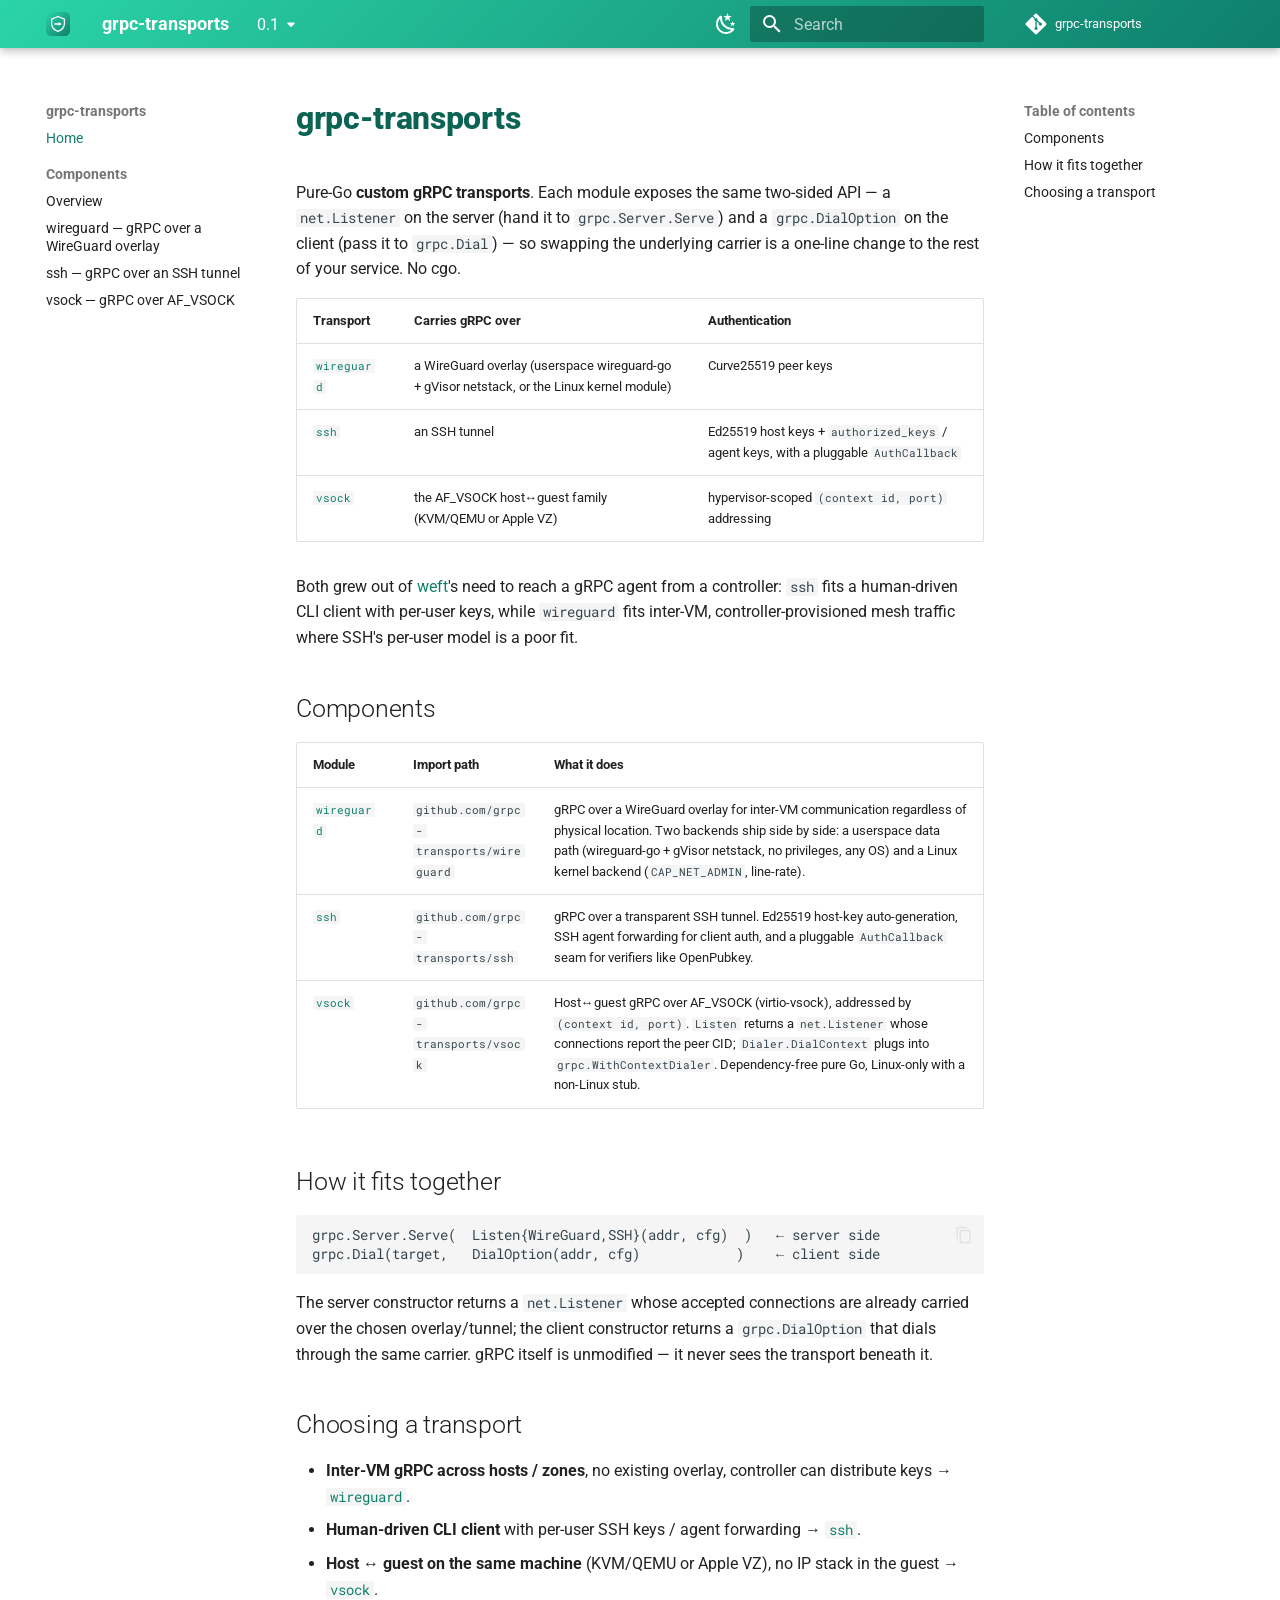
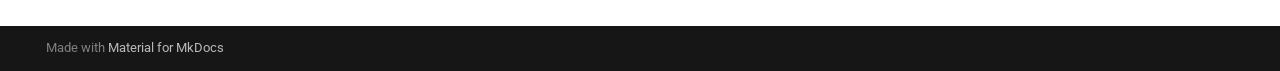
<file: 0.1/index.html>
<!doctype html>
<html lang="en" class="no-js">
  <head>
    
      <meta charset="utf-8">
      <meta name="viewport" content="width=device-width,initial-scale=1">
      
        <meta name="description" content="Pure-Go custom gRPC transports — a net.Listener on the server and a client dialer, carrying gRPC over a WireGuard overlay, an SSH tunnel, or the AF_VSOCK host↔guest family. No cgo.">
      
      
      
        <link rel="canonical" href="https://grpc-transports.github.io/docs/0.1/">
      
      
      
        <link rel="next" href="components/">
      
      
        
      
      
      <link rel="icon" href="assets/logo.svg">
      <meta name="generator" content="mkdocs-1.6.1, mkdocs-material-9.7.7">
    
    
      
        <title>grpc-transports</title>
      
    
    
      <link rel="stylesheet" href="assets/stylesheets/main.ec1eaa64.min.css">
      
        
        <link rel="stylesheet" href="assets/stylesheets/palette.ab4e12ef.min.css">
      
      


    
    
      
    
    
      
        
        
        <link rel="preconnect" href="https://fonts.gstatic.com" crossorigin>
        <link rel="stylesheet" href="https://fonts.googleapis.com/css?family=Roboto:300,300i,400,400i,700,700i%7CRoboto+Mono:400,400i,700,700i&display=fallback">
        <style>:root{--md-text-font:"Roboto";--md-code-font:"Roboto Mono"}</style>
      
    
    
      <link rel="stylesheet" href="stylesheets/brand.css">
    
    <script>__md_scope=new URL(".",location),__md_hash=e=>[...e].reduce(((e,_)=>(e<<5)-e+_.charCodeAt(0)),0),__md_get=(e,_=localStorage,t=__md_scope)=>JSON.parse(_.getItem(t.pathname+"."+e)),__md_set=(e,_,t=localStorage,a=__md_scope)=>{try{t.setItem(a.pathname+"."+e,JSON.stringify(_))}catch(e){}}</script>
    
      

    
    
  </head>
  
  
    
    
      
    
    
    
    
    <body dir="ltr" data-md-color-scheme="default" data-md-color-primary="custom" data-md-color-accent="custom">
  
    
    <input class="md-toggle" data-md-toggle="drawer" type="checkbox" id="__drawer" autocomplete="off">
    <input class="md-toggle" data-md-toggle="search" type="checkbox" id="__search" autocomplete="off">
    <label class="md-overlay" for="__drawer"></label>
    <div data-md-component="skip">
      
        
        <a href="#grpc-transports" class="md-skip">
          Skip to content
        </a>
      
    </div>
    <div data-md-component="announce">
      
    </div>
    
      <div data-md-color-scheme="default" data-md-component="outdated" hidden>
        
      </div>
    
    
      

  

<header class="md-header md-header--shadow" data-md-component="header">
  <nav class="md-header__inner md-grid" aria-label="Header">
    <a href="." title="grpc-transports" class="md-header__button md-logo" aria-label="grpc-transports" data-md-component="logo">
      
  <img src="assets/logo.svg" alt="logo">

    </a>
    <label class="md-header__button md-icon" for="__drawer">
      
      <svg xmlns="http://www.w3.org/2000/svg" viewBox="0 0 24 24"><path d="M3 6h18v2H3zm0 5h18v2H3zm0 5h18v2H3z"/></svg>
    </label>
    <div class="md-header__title" data-md-component="header-title">
      <div class="md-header__ellipsis">
        <div class="md-header__topic">
          <span class="md-ellipsis">
            grpc-transports
          </span>
        </div>
        <div class="md-header__topic" data-md-component="header-topic">
          <span class="md-ellipsis">
            
              Home
            
          </span>
        </div>
      </div>
    </div>
    
      
        <form class="md-header__option" data-md-component="palette">
  
    
    
    
    <input class="md-option" data-md-color-media="(prefers-color-scheme: light)" data-md-color-scheme="default" data-md-color-primary="custom" data-md-color-accent="custom"  aria-label="Dark mode"  type="radio" name="__palette" id="__palette_0">
    
      <label class="md-header__button md-icon" title="Dark mode" for="__palette_1" hidden>
        <svg xmlns="http://www.w3.org/2000/svg" viewBox="0 0 24 24"><path d="m17.75 4.09-2.53 1.94.91 3.06-2.63-1.81-2.63 1.81.91-3.06-2.53-1.94L12.44 4l1.06-3 1.06 3zm3.5 6.91-1.64 1.25.59 1.98-1.7-1.17-1.7 1.17.59-1.98L15.75 11l2.06-.05L18.5 9l.69 1.95zm-2.28 4.95c.83-.08 1.72 1.1 1.19 1.85-.32.45-.66.87-1.08 1.27C15.17 23 8.84 23 4.94 19.07c-3.91-3.9-3.91-10.24 0-14.14.4-.4.82-.76 1.27-1.08.75-.53 1.93.36 1.85 1.19-.27 2.86.69 5.83 2.89 8.02a9.96 9.96 0 0 0 8.02 2.89m-1.64 2.02a12.08 12.08 0 0 1-7.8-3.47c-2.17-2.19-3.33-5-3.49-7.82-2.81 3.14-2.7 7.96.31 10.98 3.02 3.01 7.84 3.12 10.98.31"/></svg>
      </label>
    
  
    
    
    
    <input class="md-option" data-md-color-media="(prefers-color-scheme: dark)" data-md-color-scheme="slate" data-md-color-primary="custom" data-md-color-accent="custom"  aria-label="Light mode"  type="radio" name="__palette" id="__palette_1">
    
      <label class="md-header__button md-icon" title="Light mode" for="__palette_0" hidden>
        <svg xmlns="http://www.w3.org/2000/svg" viewBox="0 0 24 24"><path d="M12 7a5 5 0 0 1 5 5 5 5 0 0 1-5 5 5 5 0 0 1-5-5 5 5 0 0 1 5-5m0 2a3 3 0 0 0-3 3 3 3 0 0 0 3 3 3 3 0 0 0 3-3 3 3 0 0 0-3-3m0-7 2.39 3.42C13.65 5.15 12.84 5 12 5s-1.65.15-2.39.42zM3.34 7l4.16-.35A7.2 7.2 0 0 0 5.94 8.5c-.44.74-.69 1.5-.83 2.29zm.02 10 1.76-3.77a7.131 7.131 0 0 0 2.38 4.14zM20.65 7l-1.77 3.79a7.02 7.02 0 0 0-2.38-4.15zm-.01 10-4.14.36c.59-.51 1.12-1.14 1.54-1.86.42-.73.69-1.5.83-2.29zM12 22l-2.41-3.44c.74.27 1.55.44 2.41.44.82 0 1.63-.17 2.37-.44z"/></svg>
      </label>
    
  
</form>
      
    
    
      <script>var palette=__md_get("__palette");if(palette&&palette.color){if("(prefers-color-scheme)"===palette.color.media){var media=matchMedia("(prefers-color-scheme: light)"),input=document.querySelector(media.matches?"[data-md-color-media='(prefers-color-scheme: light)']":"[data-md-color-media='(prefers-color-scheme: dark)']");palette.color.media=input.getAttribute("data-md-color-media"),palette.color.scheme=input.getAttribute("data-md-color-scheme"),palette.color.primary=input.getAttribute("data-md-color-primary"),palette.color.accent=input.getAttribute("data-md-color-accent")}for(var[key,value]of Object.entries(palette.color))document.body.setAttribute("data-md-color-"+key,value)}</script>
    
    
    
      
      
        <label class="md-header__button md-icon" for="__search">
          
          <svg xmlns="http://www.w3.org/2000/svg" viewBox="0 0 24 24"><path d="M9.5 3A6.5 6.5 0 0 1 16 9.5c0 1.61-.59 3.09-1.56 4.23l.27.27h.79l5 5-1.5 1.5-5-5v-.79l-.27-.27A6.52 6.52 0 0 1 9.5 16 6.5 6.5 0 0 1 3 9.5 6.5 6.5 0 0 1 9.5 3m0 2C7 5 5 7 5 9.5S7 14 9.5 14 14 12 14 9.5 12 5 9.5 5"/></svg>
        </label>
        <div class="md-search" data-md-component="search" role="dialog">
  <label class="md-search__overlay" for="__search"></label>
  <div class="md-search__inner" role="search">
    <form class="md-search__form" name="search">
      <input type="text" class="md-search__input" name="query" aria-label="Search" placeholder="Search" autocapitalize="off" autocorrect="off" autocomplete="off" spellcheck="false" data-md-component="search-query" required>
      <label class="md-search__icon md-icon" for="__search">
        
        <svg xmlns="http://www.w3.org/2000/svg" viewBox="0 0 24 24"><path d="M9.5 3A6.5 6.5 0 0 1 16 9.5c0 1.61-.59 3.09-1.56 4.23l.27.27h.79l5 5-1.5 1.5-5-5v-.79l-.27-.27A6.52 6.52 0 0 1 9.5 16 6.5 6.5 0 0 1 3 9.5 6.5 6.5 0 0 1 9.5 3m0 2C7 5 5 7 5 9.5S7 14 9.5 14 14 12 14 9.5 12 5 9.5 5"/></svg>
        
        <svg xmlns="http://www.w3.org/2000/svg" viewBox="0 0 24 24"><path d="M20 11v2H8l5.5 5.5-1.42 1.42L4.16 12l7.92-7.92L13.5 5.5 8 11z"/></svg>
      </label>
      <nav class="md-search__options" aria-label="Search">
        
        <button type="reset" class="md-search__icon md-icon" title="Clear" aria-label="Clear" tabindex="-1">
          
          <svg xmlns="http://www.w3.org/2000/svg" viewBox="0 0 24 24"><path d="M19 6.41 17.59 5 12 10.59 6.41 5 5 6.41 10.59 12 5 17.59 6.41 19 12 13.41 17.59 19 19 17.59 13.41 12z"/></svg>
        </button>
      </nav>
      
        <div class="md-search__suggest" data-md-component="search-suggest"></div>
      
    </form>
    <div class="md-search__output">
      <div class="md-search__scrollwrap" tabindex="0" data-md-scrollfix>
        <div class="md-search-result" data-md-component="search-result">
          <div class="md-search-result__meta">
            Initializing search
          </div>
          <ol class="md-search-result__list" role="presentation"></ol>
        </div>
      </div>
    </div>
  </div>
</div>
      
    
    
      <div class="md-header__source">
        <a href="https://github.com/grpc-transports" title="Go to repository" class="md-source" data-md-component="source">
  <div class="md-source__icon md-icon">
    
    <svg xmlns="http://www.w3.org/2000/svg" viewBox="0 0 448 512"><!--! Font Awesome Free 7.1.0 by @fontawesome - https://fontawesome.com License - https://fontawesome.com/license/free (Icons: CC BY 4.0, Fonts: SIL OFL 1.1, Code: MIT License) Copyright 2025 Fonticons, Inc.--><path d="M439.6 236.1 244 40.5c-5.4-5.5-12.8-8.5-20.4-8.5s-15 3-20.4 8.4L162.5 81l51.5 51.5c27.1-9.1 52.7 16.8 43.4 43.7l49.7 49.7c34.2-11.8 61.2 31 35.5 56.7-26.5 26.5-70.2-2.9-56-37.3L240.3 199v121.9c25.3 12.5 22.3 41.8 9.1 55-6.4 6.4-15.2 10.1-24.3 10.1s-17.8-3.6-24.3-10.1c-17.6-17.6-11.1-46.9 11.2-56v-123c-20.8-8.5-24.6-30.7-18.6-45L142.6 101 8.5 235.1C3 240.6 0 247.9 0 255.5s3 15 8.5 20.4l195.6 195.7c5.4 5.4 12.7 8.4 20.4 8.4s15-3 20.4-8.4l194.7-194.7c5.4-5.4 8.4-12.8 8.4-20.4s-3-15-8.4-20.4"/></svg>
  </div>
  <div class="md-source__repository">
    grpc-transports
  </div>
</a>
      </div>
    
  </nav>
  
</header>
    
    <div class="md-container" data-md-component="container">
      
      
        
          
        
      
      <main class="md-main" data-md-component="main">
        <div class="md-main__inner md-grid">
          
            
              
              <div class="md-sidebar md-sidebar--primary" data-md-component="sidebar" data-md-type="navigation" >
                <div class="md-sidebar__scrollwrap">
                  <div class="md-sidebar__inner">
                    



<nav class="md-nav md-nav--primary" aria-label="Navigation" data-md-level="0">
  <label class="md-nav__title" for="__drawer">
    <a href="." title="grpc-transports" class="md-nav__button md-logo" aria-label="grpc-transports" data-md-component="logo">
      
  <img src="assets/logo.svg" alt="logo">

    </a>
    grpc-transports
  </label>
  
    <div class="md-nav__source">
      <a href="https://github.com/grpc-transports" title="Go to repository" class="md-source" data-md-component="source">
  <div class="md-source__icon md-icon">
    
    <svg xmlns="http://www.w3.org/2000/svg" viewBox="0 0 448 512"><!--! Font Awesome Free 7.1.0 by @fontawesome - https://fontawesome.com License - https://fontawesome.com/license/free (Icons: CC BY 4.0, Fonts: SIL OFL 1.1, Code: MIT License) Copyright 2025 Fonticons, Inc.--><path d="M439.6 236.1 244 40.5c-5.4-5.5-12.8-8.5-20.4-8.5s-15 3-20.4 8.4L162.5 81l51.5 51.5c27.1-9.1 52.7 16.8 43.4 43.7l49.7 49.7c34.2-11.8 61.2 31 35.5 56.7-26.5 26.5-70.2-2.9-56-37.3L240.3 199v121.9c25.3 12.5 22.3 41.8 9.1 55-6.4 6.4-15.2 10.1-24.3 10.1s-17.8-3.6-24.3-10.1c-17.6-17.6-11.1-46.9 11.2-56v-123c-20.8-8.5-24.6-30.7-18.6-45L142.6 101 8.5 235.1C3 240.6 0 247.9 0 255.5s3 15 8.5 20.4l195.6 195.7c5.4 5.4 12.7 8.4 20.4 8.4s15-3 20.4-8.4l194.7-194.7c5.4-5.4 8.4-12.8 8.4-20.4s-3-15-8.4-20.4"/></svg>
  </div>
  <div class="md-source__repository">
    grpc-transports
  </div>
</a>
    </div>
  
  <ul class="md-nav__list" data-md-scrollfix>
    
      
      
  
  
    
  
  
  
    <li class="md-nav__item md-nav__item--active">
      
      <input class="md-nav__toggle md-toggle" type="checkbox" id="__toc">
      
      
        
      
      
        <label class="md-nav__link md-nav__link--active" for="__toc">
          
  
  
  <span class="md-ellipsis">
    
  
    Home
  

    
  </span>
  
  

          <span class="md-nav__icon md-icon"></span>
        </label>
      
      <a href="." class="md-nav__link md-nav__link--active">
        
  
  
  <span class="md-ellipsis">
    
  
    Home
  

    
  </span>
  
  

      </a>
      
        

<nav class="md-nav md-nav--secondary" aria-label="Table of contents">
  
  
  
    
  
  
    <label class="md-nav__title" for="__toc">
      <span class="md-nav__icon md-icon"></span>
      Table of contents
    </label>
    <ul class="md-nav__list" data-md-component="toc" data-md-scrollfix>
      
        <li class="md-nav__item">
  <a href="#components" class="md-nav__link">
    <span class="md-ellipsis">
      
        Components
      
    </span>
  </a>
  
</li>
      
        <li class="md-nav__item">
  <a href="#how-it-fits-together" class="md-nav__link">
    <span class="md-ellipsis">
      
        How it fits together
      
    </span>
  </a>
  
</li>
      
        <li class="md-nav__item">
  <a href="#choosing-a-transport" class="md-nav__link">
    <span class="md-ellipsis">
      
        Choosing a transport
      
    </span>
  </a>
  
</li>
      
    </ul>
  
</nav>
      
    </li>
  

    
      
      
  
  
  
  
    
    
    
    
      
        
        
      
    
    
    <li class="md-nav__item md-nav__item--section md-nav__item--nested">
      
        
        
        <input class="md-nav__toggle md-toggle " type="checkbox" id="__nav_2" >
        
          
          <label class="md-nav__link" for="__nav_2" id="__nav_2_label" tabindex="">
            
  
  
  <span class="md-ellipsis">
    
  
    Components
  

    
  </span>
  
  

            <span class="md-nav__icon md-icon"></span>
          </label>
        
        <nav class="md-nav" data-md-level="1" aria-labelledby="__nav_2_label" aria-expanded="false">
          <label class="md-nav__title" for="__nav_2">
            <span class="md-nav__icon md-icon"></span>
            
  
    Components
  

          </label>
          <ul class="md-nav__list" data-md-scrollfix>
            
              
                
  
  
  
  
    <li class="md-nav__item">
      <a href="components/" class="md-nav__link">
        
  
  
  <span class="md-ellipsis">
    
  
    Overview
  

    
  </span>
  
  

      </a>
    </li>
  

              
            
              
                
  
  
  
  
    <li class="md-nav__item">
      <a href="components/wireguard/" class="md-nav__link">
        
  
  
  <span class="md-ellipsis">
    
  
    wireguard — gRPC over a WireGuard overlay
  

    
  </span>
  
  

      </a>
    </li>
  

              
            
              
                
  
  
  
  
    <li class="md-nav__item">
      <a href="components/ssh/" class="md-nav__link">
        
  
  
  <span class="md-ellipsis">
    
  
    ssh — gRPC over an SSH tunnel
  

    
  </span>
  
  

      </a>
    </li>
  

              
            
              
                
  
  
  
  
    <li class="md-nav__item">
      <a href="components/vsock/" class="md-nav__link">
        
  
  
  <span class="md-ellipsis">
    
  
    vsock — gRPC over AF_VSOCK
  

    
  </span>
  
  

      </a>
    </li>
  

              
            
          </ul>
        </nav>
      
    </li>
  

    
  </ul>
</nav>
                  </div>
                </div>
              </div>
            
            
              
              <div class="md-sidebar md-sidebar--secondary" data-md-component="sidebar" data-md-type="toc" >
                <div class="md-sidebar__scrollwrap">
                  <div class="md-sidebar__inner">
                    

<nav class="md-nav md-nav--secondary" aria-label="Table of contents">
  
  
  
    
  
  
    <label class="md-nav__title" for="__toc">
      <span class="md-nav__icon md-icon"></span>
      Table of contents
    </label>
    <ul class="md-nav__list" data-md-component="toc" data-md-scrollfix>
      
        <li class="md-nav__item">
  <a href="#components" class="md-nav__link">
    <span class="md-ellipsis">
      
        Components
      
    </span>
  </a>
  
</li>
      
        <li class="md-nav__item">
  <a href="#how-it-fits-together" class="md-nav__link">
    <span class="md-ellipsis">
      
        How it fits together
      
    </span>
  </a>
  
</li>
      
        <li class="md-nav__item">
  <a href="#choosing-a-transport" class="md-nav__link">
    <span class="md-ellipsis">
      
        Choosing a transport
      
    </span>
  </a>
  
</li>
      
    </ul>
  
</nav>
                  </div>
                </div>
              </div>
            
          
          
            <div class="md-content" data-md-component="content">
              
              <article class="md-content__inner md-typeset">
                
                  



<h1 id="grpc-transports">grpc-transports</h1>
<p>Pure-Go <strong>custom gRPC transports</strong>. Each module exposes the same two-sided API —
a <code>net.Listener</code> on the server (hand it to <code>grpc.Server.Serve</code>) and a
<code>grpc.DialOption</code> on the client (pass it to <code>grpc.Dial</code>) — so swapping the
underlying carrier is a one-line change to the rest of your service. No cgo.</p>
<table>
<thead>
<tr>
<th>Transport</th>
<th>Carries gRPC over</th>
<th>Authentication</th>
</tr>
</thead>
<tbody>
<tr>
<td><a href="components/wireguard/"><code>wireguard</code></a></td>
<td>a WireGuard overlay (userspace wireguard-go + gVisor netstack, or the Linux kernel module)</td>
<td>Curve25519 peer keys</td>
</tr>
<tr>
<td><a href="components/ssh/"><code>ssh</code></a></td>
<td>an SSH tunnel</td>
<td>Ed25519 host keys + <code>authorized_keys</code> / agent keys, with a pluggable <code>AuthCallback</code></td>
</tr>
<tr>
<td><a href="components/vsock/"><code>vsock</code></a></td>
<td>the AF_VSOCK host↔guest family (KVM/QEMU or Apple VZ)</td>
<td>hypervisor-scoped <code>(context id, port)</code> addressing</td>
</tr>
</tbody>
</table>
<p>Both grew out of <a href="https://github.com/openweft/weft">weft</a>'s need to reach a gRPC
agent from a controller: <code>ssh</code> fits a human-driven CLI client with per-user
keys, while <code>wireguard</code> fits inter-VM, controller-provisioned mesh traffic where
SSH's per-user model is a poor fit.</p>
<h2 id="components">Components</h2>
<table>
<thead>
<tr>
<th>Module</th>
<th>Import path</th>
<th>What it does</th>
</tr>
</thead>
<tbody>
<tr>
<td><a href="components/wireguard/"><code>wireguard</code></a></td>
<td><code>github.com/grpc-transports/wireguard</code></td>
<td>gRPC over a WireGuard overlay for inter-VM communication regardless of physical location. Two backends ship side by side: a userspace data path (wireguard-go + gVisor netstack, no privileges, any OS) and a Linux kernel backend (<code>CAP_NET_ADMIN</code>, line-rate).</td>
</tr>
<tr>
<td><a href="components/ssh/"><code>ssh</code></a></td>
<td><code>github.com/grpc-transports/ssh</code></td>
<td>gRPC over a transparent SSH tunnel. Ed25519 host-key auto-generation, SSH agent forwarding for client auth, and a pluggable <code>AuthCallback</code> seam for verifiers like OpenPubkey.</td>
</tr>
<tr>
<td><a href="components/vsock/"><code>vsock</code></a></td>
<td><code>github.com/grpc-transports/vsock</code></td>
<td>Host↔guest gRPC over AF_VSOCK (virtio-vsock), addressed by <code>(context id, port)</code>. <code>Listen</code> returns a <code>net.Listener</code> whose connections report the peer CID; <code>Dialer.DialContext</code> plugs into <code>grpc.WithContextDialer</code>. Dependency-free pure Go, Linux-only with a non-Linux stub.</td>
</tr>
</tbody>
</table>
<h2 id="how-it-fits-together">How it fits together</h2>
<div class="highlight"><pre><span></span><code>grpc.Server.Serve(  Listen{WireGuard,SSH}(addr, cfg)  )   ← server side
grpc.Dial(target,   DialOption(addr, cfg)            )    ← client side
</code></pre></div>
<p>The server constructor returns a <code>net.Listener</code> whose accepted connections are
already carried over the chosen overlay/tunnel; the client constructor returns a
<code>grpc.DialOption</code> that dials through the same carrier. gRPC itself is unmodified
— it never sees the transport beneath it.</p>
<h2 id="choosing-a-transport">Choosing a transport</h2>
<ul>
<li><strong>Inter-VM gRPC across hosts / zones</strong>, no existing overlay, controller can
  distribute keys → <a href="components/wireguard/"><code>wireguard</code></a>.</li>
<li><strong>Human-driven CLI client</strong> with per-user SSH keys / agent forwarding →
  <a href="components/ssh/"><code>ssh</code></a>.</li>
<li><strong>Host ↔ guest on the same machine</strong> (KVM/QEMU or Apple VZ), no IP stack in the
  guest → <a href="components/vsock/"><code>vsock</code></a>.</li>
</ul>












                
              </article>
            </div>
          
          
<script>var target=document.getElementById(location.hash.slice(1));target&&target.name&&(target.checked=target.name.startsWith("__tabbed_"))</script>
        </div>
        
          <button type="button" class="md-top md-icon" data-md-component="top" hidden>
  
  <svg xmlns="http://www.w3.org/2000/svg" viewBox="0 0 24 24"><path d="M13 20h-2V8l-5.5 5.5-1.42-1.42L12 4.16l7.92 7.92-1.42 1.42L13 8z"/></svg>
  Back to top
</button>
        
      </main>
      
        <footer class="md-footer">
  
  <div class="md-footer-meta md-typeset">
    <div class="md-footer-meta__inner md-grid">
      <div class="md-copyright">
  
  
    Made with
    <a href="https://squidfunk.github.io/mkdocs-material/" target="_blank" rel="noopener">
      Material for MkDocs
    </a>
  
</div>
      
    </div>
  </div>
</footer>
      
    </div>
    <div class="md-dialog" data-md-component="dialog">
      <div class="md-dialog__inner md-typeset"></div>
    </div>
    
    
    
      
      
      <script id="__config" type="application/json">{"annotate": null, "base": ".", "features": ["navigation.sections", "navigation.top", "content.code.copy", "search.suggest"], "search": "assets/javascripts/workers/search.2c215733.min.js", "tags": null, "translations": {"clipboard.copied": "Copied to clipboard", "clipboard.copy": "Copy to clipboard", "search.result.more.one": "1 more on this page", "search.result.more.other": "# more on this page", "search.result.none": "No matching documents", "search.result.one": "1 matching document", "search.result.other": "# matching documents", "search.result.placeholder": "Type to start searching", "search.result.term.missing": "Missing", "select.version": "Select version"}, "version": {"provider": "mike"}}</script>
    
    
      <script src="assets/javascripts/bundle.d7400e89.min.js"></script>
      
    
  </body>
</html>
</file>
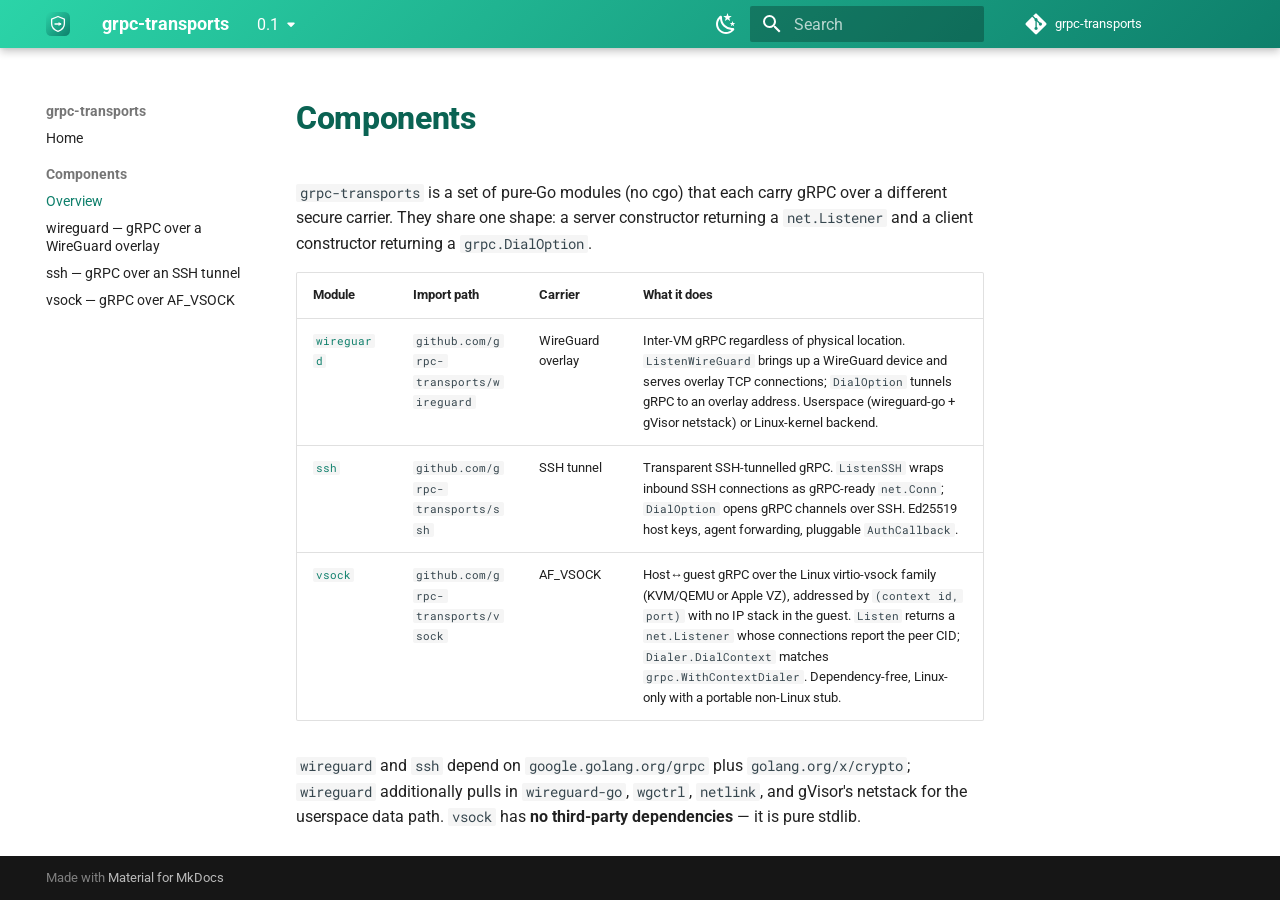
<file: 0.1/components/index.html>
<!doctype html>
<html lang="en" class="no-js">
  <head>
    
      <meta charset="utf-8">
      <meta name="viewport" content="width=device-width,initial-scale=1">
      
        <meta name="description" content="Pure-Go custom gRPC transports — a net.Listener on the server and a client dialer, carrying gRPC over a WireGuard overlay, an SSH tunnel, or the AF_VSOCK host↔guest family. No cgo.">
      
      
      
        <link rel="canonical" href="https://grpc-transports.github.io/docs/0.1/components/">
      
      
        <link rel="prev" href="..">
      
      
        <link rel="next" href="wireguard/">
      
      
        
      
      
      <link rel="icon" href="../assets/logo.svg">
      <meta name="generator" content="mkdocs-1.6.1, mkdocs-material-9.7.7">
    
    
      
        <title>Overview - grpc-transports</title>
      
    
    
      <link rel="stylesheet" href="../assets/stylesheets/main.ec1eaa64.min.css">
      
        
        <link rel="stylesheet" href="../assets/stylesheets/palette.ab4e12ef.min.css">
      
      


    
    
      
    
    
      
        
        
        <link rel="preconnect" href="https://fonts.gstatic.com" crossorigin>
        <link rel="stylesheet" href="https://fonts.googleapis.com/css?family=Roboto:300,300i,400,400i,700,700i%7CRoboto+Mono:400,400i,700,700i&display=fallback">
        <style>:root{--md-text-font:"Roboto";--md-code-font:"Roboto Mono"}</style>
      
    
    
      <link rel="stylesheet" href="../stylesheets/brand.css">
    
    <script>__md_scope=new URL("..",location),__md_hash=e=>[...e].reduce(((e,_)=>(e<<5)-e+_.charCodeAt(0)),0),__md_get=(e,_=localStorage,t=__md_scope)=>JSON.parse(_.getItem(t.pathname+"."+e)),__md_set=(e,_,t=localStorage,a=__md_scope)=>{try{t.setItem(a.pathname+"."+e,JSON.stringify(_))}catch(e){}}</script>
    
      

    
    
  </head>
  
  
    
    
      
    
    
    
    
    <body dir="ltr" data-md-color-scheme="default" data-md-color-primary="custom" data-md-color-accent="custom">
  
    
    <input class="md-toggle" data-md-toggle="drawer" type="checkbox" id="__drawer" autocomplete="off">
    <input class="md-toggle" data-md-toggle="search" type="checkbox" id="__search" autocomplete="off">
    <label class="md-overlay" for="__drawer"></label>
    <div data-md-component="skip">
      
        
        <a href="#components" class="md-skip">
          Skip to content
        </a>
      
    </div>
    <div data-md-component="announce">
      
    </div>
    
      <div data-md-color-scheme="default" data-md-component="outdated" hidden>
        
      </div>
    
    
      

  

<header class="md-header md-header--shadow" data-md-component="header">
  <nav class="md-header__inner md-grid" aria-label="Header">
    <a href=".." title="grpc-transports" class="md-header__button md-logo" aria-label="grpc-transports" data-md-component="logo">
      
  <img src="../assets/logo.svg" alt="logo">

    </a>
    <label class="md-header__button md-icon" for="__drawer">
      
      <svg xmlns="http://www.w3.org/2000/svg" viewBox="0 0 24 24"><path d="M3 6h18v2H3zm0 5h18v2H3zm0 5h18v2H3z"/></svg>
    </label>
    <div class="md-header__title" data-md-component="header-title">
      <div class="md-header__ellipsis">
        <div class="md-header__topic">
          <span class="md-ellipsis">
            grpc-transports
          </span>
        </div>
        <div class="md-header__topic" data-md-component="header-topic">
          <span class="md-ellipsis">
            
              Overview
            
          </span>
        </div>
      </div>
    </div>
    
      
        <form class="md-header__option" data-md-component="palette">
  
    
    
    
    <input class="md-option" data-md-color-media="(prefers-color-scheme: light)" data-md-color-scheme="default" data-md-color-primary="custom" data-md-color-accent="custom"  aria-label="Dark mode"  type="radio" name="__palette" id="__palette_0">
    
      <label class="md-header__button md-icon" title="Dark mode" for="__palette_1" hidden>
        <svg xmlns="http://www.w3.org/2000/svg" viewBox="0 0 24 24"><path d="m17.75 4.09-2.53 1.94.91 3.06-2.63-1.81-2.63 1.81.91-3.06-2.53-1.94L12.44 4l1.06-3 1.06 3zm3.5 6.91-1.64 1.25.59 1.98-1.7-1.17-1.7 1.17.59-1.98L15.75 11l2.06-.05L18.5 9l.69 1.95zm-2.28 4.95c.83-.08 1.72 1.1 1.19 1.85-.32.45-.66.87-1.08 1.27C15.17 23 8.84 23 4.94 19.07c-3.91-3.9-3.91-10.24 0-14.14.4-.4.82-.76 1.27-1.08.75-.53 1.93.36 1.85 1.19-.27 2.86.69 5.83 2.89 8.02a9.96 9.96 0 0 0 8.02 2.89m-1.64 2.02a12.08 12.08 0 0 1-7.8-3.47c-2.17-2.19-3.33-5-3.49-7.82-2.81 3.14-2.7 7.96.31 10.98 3.02 3.01 7.84 3.12 10.98.31"/></svg>
      </label>
    
  
    
    
    
    <input class="md-option" data-md-color-media="(prefers-color-scheme: dark)" data-md-color-scheme="slate" data-md-color-primary="custom" data-md-color-accent="custom"  aria-label="Light mode"  type="radio" name="__palette" id="__palette_1">
    
      <label class="md-header__button md-icon" title="Light mode" for="__palette_0" hidden>
        <svg xmlns="http://www.w3.org/2000/svg" viewBox="0 0 24 24"><path d="M12 7a5 5 0 0 1 5 5 5 5 0 0 1-5 5 5 5 0 0 1-5-5 5 5 0 0 1 5-5m0 2a3 3 0 0 0-3 3 3 3 0 0 0 3 3 3 3 0 0 0 3-3 3 3 0 0 0-3-3m0-7 2.39 3.42C13.65 5.15 12.84 5 12 5s-1.65.15-2.39.42zM3.34 7l4.16-.35A7.2 7.2 0 0 0 5.94 8.5c-.44.74-.69 1.5-.83 2.29zm.02 10 1.76-3.77a7.131 7.131 0 0 0 2.38 4.14zM20.65 7l-1.77 3.79a7.02 7.02 0 0 0-2.38-4.15zm-.01 10-4.14.36c.59-.51 1.12-1.14 1.54-1.86.42-.73.69-1.5.83-2.29zM12 22l-2.41-3.44c.74.27 1.55.44 2.41.44.82 0 1.63-.17 2.37-.44z"/></svg>
      </label>
    
  
</form>
      
    
    
      <script>var palette=__md_get("__palette");if(palette&&palette.color){if("(prefers-color-scheme)"===palette.color.media){var media=matchMedia("(prefers-color-scheme: light)"),input=document.querySelector(media.matches?"[data-md-color-media='(prefers-color-scheme: light)']":"[data-md-color-media='(prefers-color-scheme: dark)']");palette.color.media=input.getAttribute("data-md-color-media"),palette.color.scheme=input.getAttribute("data-md-color-scheme"),palette.color.primary=input.getAttribute("data-md-color-primary"),palette.color.accent=input.getAttribute("data-md-color-accent")}for(var[key,value]of Object.entries(palette.color))document.body.setAttribute("data-md-color-"+key,value)}</script>
    
    
    
      
      
        <label class="md-header__button md-icon" for="__search">
          
          <svg xmlns="http://www.w3.org/2000/svg" viewBox="0 0 24 24"><path d="M9.5 3A6.5 6.5 0 0 1 16 9.5c0 1.61-.59 3.09-1.56 4.23l.27.27h.79l5 5-1.5 1.5-5-5v-.79l-.27-.27A6.52 6.52 0 0 1 9.5 16 6.5 6.5 0 0 1 3 9.5 6.5 6.5 0 0 1 9.5 3m0 2C7 5 5 7 5 9.5S7 14 9.5 14 14 12 14 9.5 12 5 9.5 5"/></svg>
        </label>
        <div class="md-search" data-md-component="search" role="dialog">
  <label class="md-search__overlay" for="__search"></label>
  <div class="md-search__inner" role="search">
    <form class="md-search__form" name="search">
      <input type="text" class="md-search__input" name="query" aria-label="Search" placeholder="Search" autocapitalize="off" autocorrect="off" autocomplete="off" spellcheck="false" data-md-component="search-query" required>
      <label class="md-search__icon md-icon" for="__search">
        
        <svg xmlns="http://www.w3.org/2000/svg" viewBox="0 0 24 24"><path d="M9.5 3A6.5 6.5 0 0 1 16 9.5c0 1.61-.59 3.09-1.56 4.23l.27.27h.79l5 5-1.5 1.5-5-5v-.79l-.27-.27A6.52 6.52 0 0 1 9.5 16 6.5 6.5 0 0 1 3 9.5 6.5 6.5 0 0 1 9.5 3m0 2C7 5 5 7 5 9.5S7 14 9.5 14 14 12 14 9.5 12 5 9.5 5"/></svg>
        
        <svg xmlns="http://www.w3.org/2000/svg" viewBox="0 0 24 24"><path d="M20 11v2H8l5.5 5.5-1.42 1.42L4.16 12l7.92-7.92L13.5 5.5 8 11z"/></svg>
      </label>
      <nav class="md-search__options" aria-label="Search">
        
        <button type="reset" class="md-search__icon md-icon" title="Clear" aria-label="Clear" tabindex="-1">
          
          <svg xmlns="http://www.w3.org/2000/svg" viewBox="0 0 24 24"><path d="M19 6.41 17.59 5 12 10.59 6.41 5 5 6.41 10.59 12 5 17.59 6.41 19 12 13.41 17.59 19 19 17.59 13.41 12z"/></svg>
        </button>
      </nav>
      
        <div class="md-search__suggest" data-md-component="search-suggest"></div>
      
    </form>
    <div class="md-search__output">
      <div class="md-search__scrollwrap" tabindex="0" data-md-scrollfix>
        <div class="md-search-result" data-md-component="search-result">
          <div class="md-search-result__meta">
            Initializing search
          </div>
          <ol class="md-search-result__list" role="presentation"></ol>
        </div>
      </div>
    </div>
  </div>
</div>
      
    
    
      <div class="md-header__source">
        <a href="https://github.com/grpc-transports" title="Go to repository" class="md-source" data-md-component="source">
  <div class="md-source__icon md-icon">
    
    <svg xmlns="http://www.w3.org/2000/svg" viewBox="0 0 448 512"><!--! Font Awesome Free 7.1.0 by @fontawesome - https://fontawesome.com License - https://fontawesome.com/license/free (Icons: CC BY 4.0, Fonts: SIL OFL 1.1, Code: MIT License) Copyright 2025 Fonticons, Inc.--><path d="M439.6 236.1 244 40.5c-5.4-5.5-12.8-8.5-20.4-8.5s-15 3-20.4 8.4L162.5 81l51.5 51.5c27.1-9.1 52.7 16.8 43.4 43.7l49.7 49.7c34.2-11.8 61.2 31 35.5 56.7-26.5 26.5-70.2-2.9-56-37.3L240.3 199v121.9c25.3 12.5 22.3 41.8 9.1 55-6.4 6.4-15.2 10.1-24.3 10.1s-17.8-3.6-24.3-10.1c-17.6-17.6-11.1-46.9 11.2-56v-123c-20.8-8.5-24.6-30.7-18.6-45L142.6 101 8.5 235.1C3 240.6 0 247.9 0 255.5s3 15 8.5 20.4l195.6 195.7c5.4 5.4 12.7 8.4 20.4 8.4s15-3 20.4-8.4l194.7-194.7c5.4-5.4 8.4-12.8 8.4-20.4s-3-15-8.4-20.4"/></svg>
  </div>
  <div class="md-source__repository">
    grpc-transports
  </div>
</a>
      </div>
    
  </nav>
  
</header>
    
    <div class="md-container" data-md-component="container">
      
      
        
          
        
      
      <main class="md-main" data-md-component="main">
        <div class="md-main__inner md-grid">
          
            
              
              <div class="md-sidebar md-sidebar--primary" data-md-component="sidebar" data-md-type="navigation" >
                <div class="md-sidebar__scrollwrap">
                  <div class="md-sidebar__inner">
                    



<nav class="md-nav md-nav--primary" aria-label="Navigation" data-md-level="0">
  <label class="md-nav__title" for="__drawer">
    <a href=".." title="grpc-transports" class="md-nav__button md-logo" aria-label="grpc-transports" data-md-component="logo">
      
  <img src="../assets/logo.svg" alt="logo">

    </a>
    grpc-transports
  </label>
  
    <div class="md-nav__source">
      <a href="https://github.com/grpc-transports" title="Go to repository" class="md-source" data-md-component="source">
  <div class="md-source__icon md-icon">
    
    <svg xmlns="http://www.w3.org/2000/svg" viewBox="0 0 448 512"><!--! Font Awesome Free 7.1.0 by @fontawesome - https://fontawesome.com License - https://fontawesome.com/license/free (Icons: CC BY 4.0, Fonts: SIL OFL 1.1, Code: MIT License) Copyright 2025 Fonticons, Inc.--><path d="M439.6 236.1 244 40.5c-5.4-5.5-12.8-8.5-20.4-8.5s-15 3-20.4 8.4L162.5 81l51.5 51.5c27.1-9.1 52.7 16.8 43.4 43.7l49.7 49.7c34.2-11.8 61.2 31 35.5 56.7-26.5 26.5-70.2-2.9-56-37.3L240.3 199v121.9c25.3 12.5 22.3 41.8 9.1 55-6.4 6.4-15.2 10.1-24.3 10.1s-17.8-3.6-24.3-10.1c-17.6-17.6-11.1-46.9 11.2-56v-123c-20.8-8.5-24.6-30.7-18.6-45L142.6 101 8.5 235.1C3 240.6 0 247.9 0 255.5s3 15 8.5 20.4l195.6 195.7c5.4 5.4 12.7 8.4 20.4 8.4s15-3 20.4-8.4l194.7-194.7c5.4-5.4 8.4-12.8 8.4-20.4s-3-15-8.4-20.4"/></svg>
  </div>
  <div class="md-source__repository">
    grpc-transports
  </div>
</a>
    </div>
  
  <ul class="md-nav__list" data-md-scrollfix>
    
      
      
  
  
  
  
    <li class="md-nav__item">
      <a href=".." class="md-nav__link">
        
  
  
  <span class="md-ellipsis">
    
  
    Home
  

    
  </span>
  
  

      </a>
    </li>
  

    
      
      
  
  
    
  
  
  
    
    
    
    
      
        
        
      
    
    
    <li class="md-nav__item md-nav__item--active md-nav__item--section md-nav__item--nested">
      
        
        
        <input class="md-nav__toggle md-toggle " type="checkbox" id="__nav_2" checked>
        
          
          <label class="md-nav__link" for="__nav_2" id="__nav_2_label" tabindex="">
            
  
  
  <span class="md-ellipsis">
    
  
    Components
  

    
  </span>
  
  

            <span class="md-nav__icon md-icon"></span>
          </label>
        
        <nav class="md-nav" data-md-level="1" aria-labelledby="__nav_2_label" aria-expanded="true">
          <label class="md-nav__title" for="__nav_2">
            <span class="md-nav__icon md-icon"></span>
            
  
    Components
  

          </label>
          <ul class="md-nav__list" data-md-scrollfix>
            
              
                
  
  
    
  
  
  
    <li class="md-nav__item md-nav__item--active">
      
      <input class="md-nav__toggle md-toggle" type="checkbox" id="__toc">
      
      
        
      
      
      <a href="./" class="md-nav__link md-nav__link--active">
        
  
  
  <span class="md-ellipsis">
    
  
    Overview
  

    
  </span>
  
  

      </a>
      
    </li>
  

              
            
              
                
  
  
  
  
    <li class="md-nav__item">
      <a href="wireguard/" class="md-nav__link">
        
  
  
  <span class="md-ellipsis">
    
  
    wireguard — gRPC over a WireGuard overlay
  

    
  </span>
  
  

      </a>
    </li>
  

              
            
              
                
  
  
  
  
    <li class="md-nav__item">
      <a href="ssh/" class="md-nav__link">
        
  
  
  <span class="md-ellipsis">
    
  
    ssh — gRPC over an SSH tunnel
  

    
  </span>
  
  

      </a>
    </li>
  

              
            
              
                
  
  
  
  
    <li class="md-nav__item">
      <a href="vsock/" class="md-nav__link">
        
  
  
  <span class="md-ellipsis">
    
  
    vsock — gRPC over AF_VSOCK
  

    
  </span>
  
  

      </a>
    </li>
  

              
            
          </ul>
        </nav>
      
    </li>
  

    
  </ul>
</nav>
                  </div>
                </div>
              </div>
            
            
              
              <div class="md-sidebar md-sidebar--secondary" data-md-component="sidebar" data-md-type="toc" >
                <div class="md-sidebar__scrollwrap">
                  <div class="md-sidebar__inner">
                    

<nav class="md-nav md-nav--secondary" aria-label="Table of contents">
  
  
  
    
  
  
</nav>
                  </div>
                </div>
              </div>
            
          
          
            <div class="md-content" data-md-component="content">
              
              <article class="md-content__inner md-typeset">
                
                  



<h1 id="components">Components</h1>
<p><code>grpc-transports</code> is a set of pure-Go modules (no cgo) that each carry gRPC over
a different secure carrier. They share one shape: a server constructor returning
a <code>net.Listener</code> and a client constructor returning a <code>grpc.DialOption</code>.</p>
<table>
<thead>
<tr>
<th>Module</th>
<th>Import path</th>
<th>Carrier</th>
<th>What it does</th>
</tr>
</thead>
<tbody>
<tr>
<td><a href="wireguard/"><code>wireguard</code></a></td>
<td><code>github.com/grpc-transports/wireguard</code></td>
<td>WireGuard overlay</td>
<td>Inter-VM gRPC regardless of physical location. <code>ListenWireGuard</code> brings up a WireGuard device and serves overlay TCP connections; <code>DialOption</code> tunnels gRPC to an overlay address. Userspace (wireguard-go + gVisor netstack) or Linux-kernel backend.</td>
</tr>
<tr>
<td><a href="ssh/"><code>ssh</code></a></td>
<td><code>github.com/grpc-transports/ssh</code></td>
<td>SSH tunnel</td>
<td>Transparent SSH-tunnelled gRPC. <code>ListenSSH</code> wraps inbound SSH connections as gRPC-ready <code>net.Conn</code>; <code>DialOption</code> opens gRPC channels over SSH. Ed25519 host keys, agent forwarding, pluggable <code>AuthCallback</code>.</td>
</tr>
<tr>
<td><a href="vsock/"><code>vsock</code></a></td>
<td><code>github.com/grpc-transports/vsock</code></td>
<td>AF_VSOCK</td>
<td>Host↔guest gRPC over the Linux virtio-vsock family (KVM/QEMU or Apple VZ), addressed by <code>(context id, port)</code> with no IP stack in the guest. <code>Listen</code> returns a <code>net.Listener</code> whose connections report the peer CID; <code>Dialer.DialContext</code> matches <code>grpc.WithContextDialer</code>. Dependency-free, Linux-only with a portable non-Linux stub.</td>
</tr>
</tbody>
</table>
<p><code>wireguard</code> and <code>ssh</code> depend on <code>google.golang.org/grpc</code> plus
<code>golang.org/x/crypto</code>; <code>wireguard</code> additionally pulls in <code>wireguard-go</code>, <code>wgctrl</code>,
<code>netlink</code>, and gVisor's netstack for the userspace data path. <code>vsock</code> has <strong>no
third-party dependencies</strong> — it is pure stdlib.</p>












                
              </article>
            </div>
          
          
<script>var target=document.getElementById(location.hash.slice(1));target&&target.name&&(target.checked=target.name.startsWith("__tabbed_"))</script>
        </div>
        
          <button type="button" class="md-top md-icon" data-md-component="top" hidden>
  
  <svg xmlns="http://www.w3.org/2000/svg" viewBox="0 0 24 24"><path d="M13 20h-2V8l-5.5 5.5-1.42-1.42L12 4.16l7.92 7.92-1.42 1.42L13 8z"/></svg>
  Back to top
</button>
        
      </main>
      
        <footer class="md-footer">
  
  <div class="md-footer-meta md-typeset">
    <div class="md-footer-meta__inner md-grid">
      <div class="md-copyright">
  
  
    Made with
    <a href="https://squidfunk.github.io/mkdocs-material/" target="_blank" rel="noopener">
      Material for MkDocs
    </a>
  
</div>
      
    </div>
  </div>
</footer>
      
    </div>
    <div class="md-dialog" data-md-component="dialog">
      <div class="md-dialog__inner md-typeset"></div>
    </div>
    
    
    
      
      
      <script id="__config" type="application/json">{"annotate": null, "base": "..", "features": ["navigation.sections", "navigation.top", "content.code.copy", "search.suggest"], "search": "../assets/javascripts/workers/search.2c215733.min.js", "tags": null, "translations": {"clipboard.copied": "Copied to clipboard", "clipboard.copy": "Copy to clipboard", "search.result.more.one": "1 more on this page", "search.result.more.other": "# more on this page", "search.result.none": "No matching documents", "search.result.one": "1 matching document", "search.result.other": "# matching documents", "search.result.placeholder": "Type to start searching", "search.result.term.missing": "Missing", "select.version": "Select version"}, "version": {"provider": "mike"}}</script>
    
    
      <script src="../assets/javascripts/bundle.d7400e89.min.js"></script>
      
    
  </body>
</html>
</file>
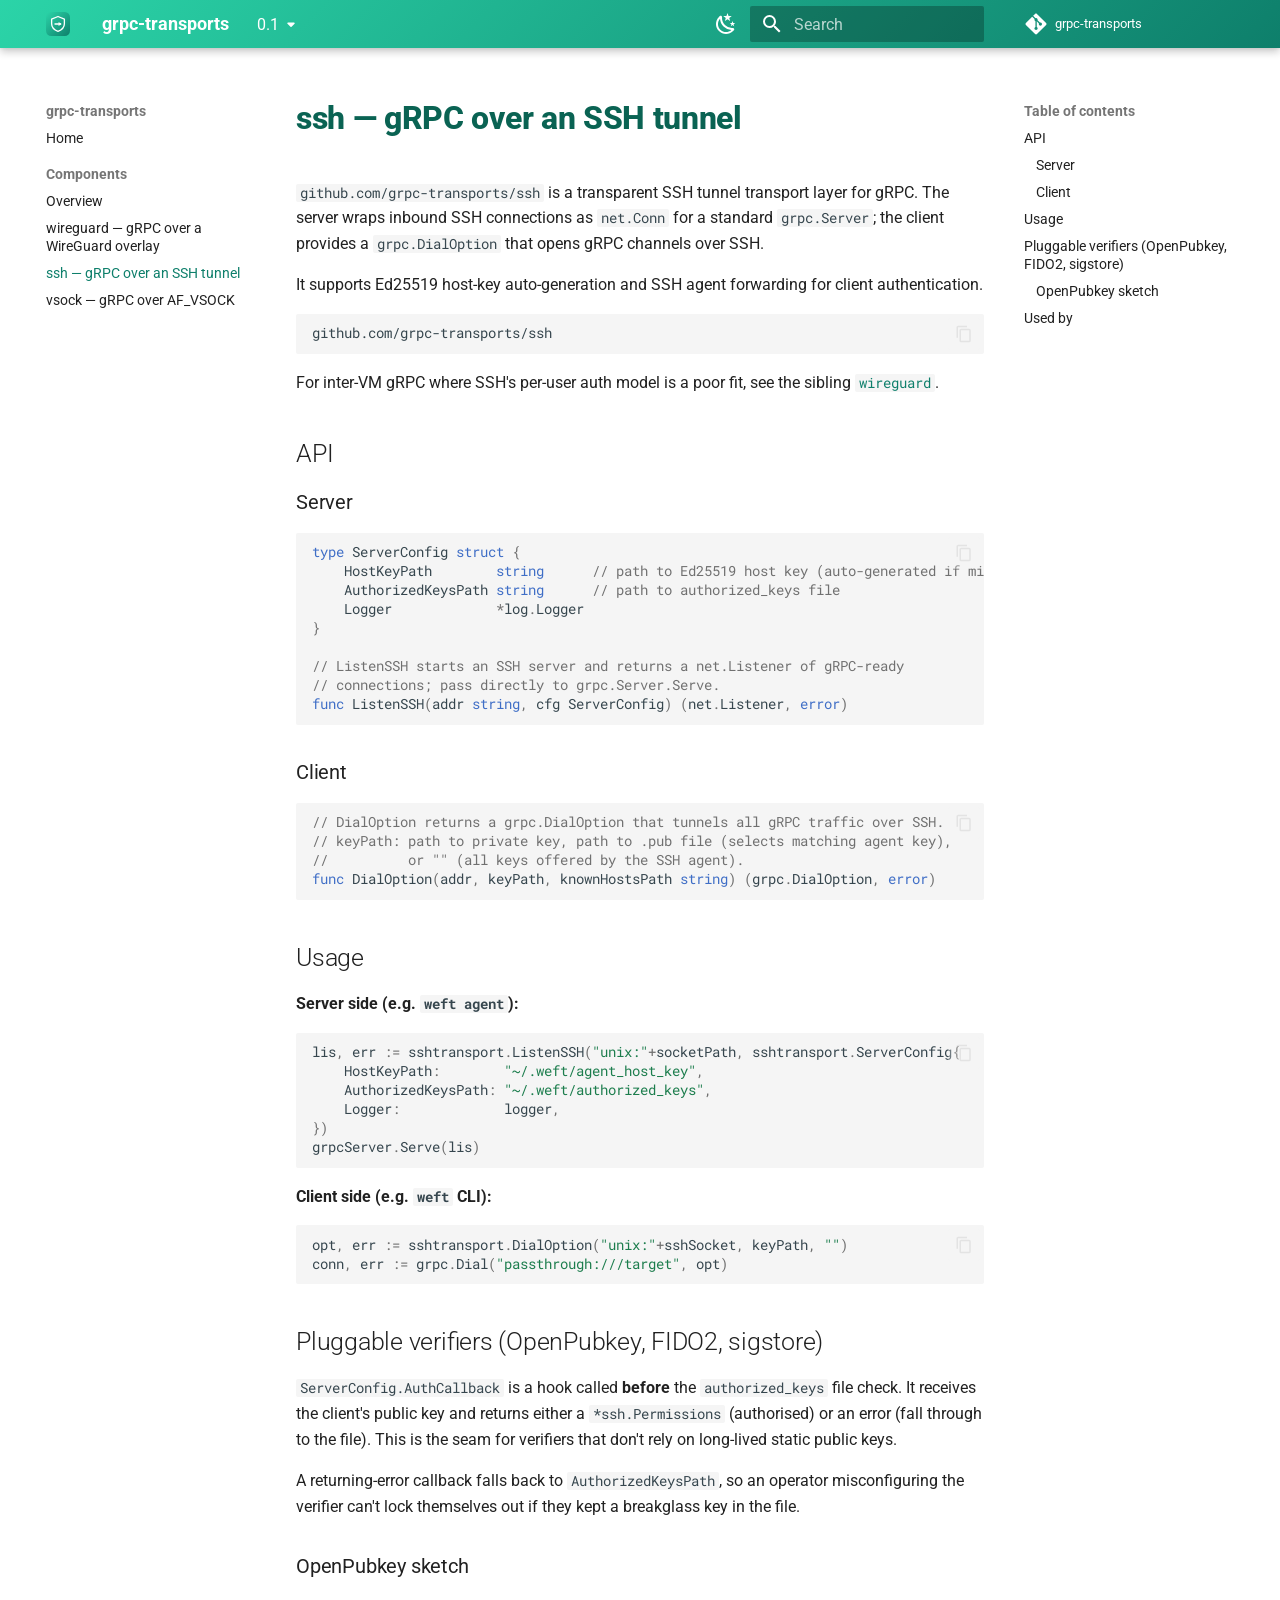
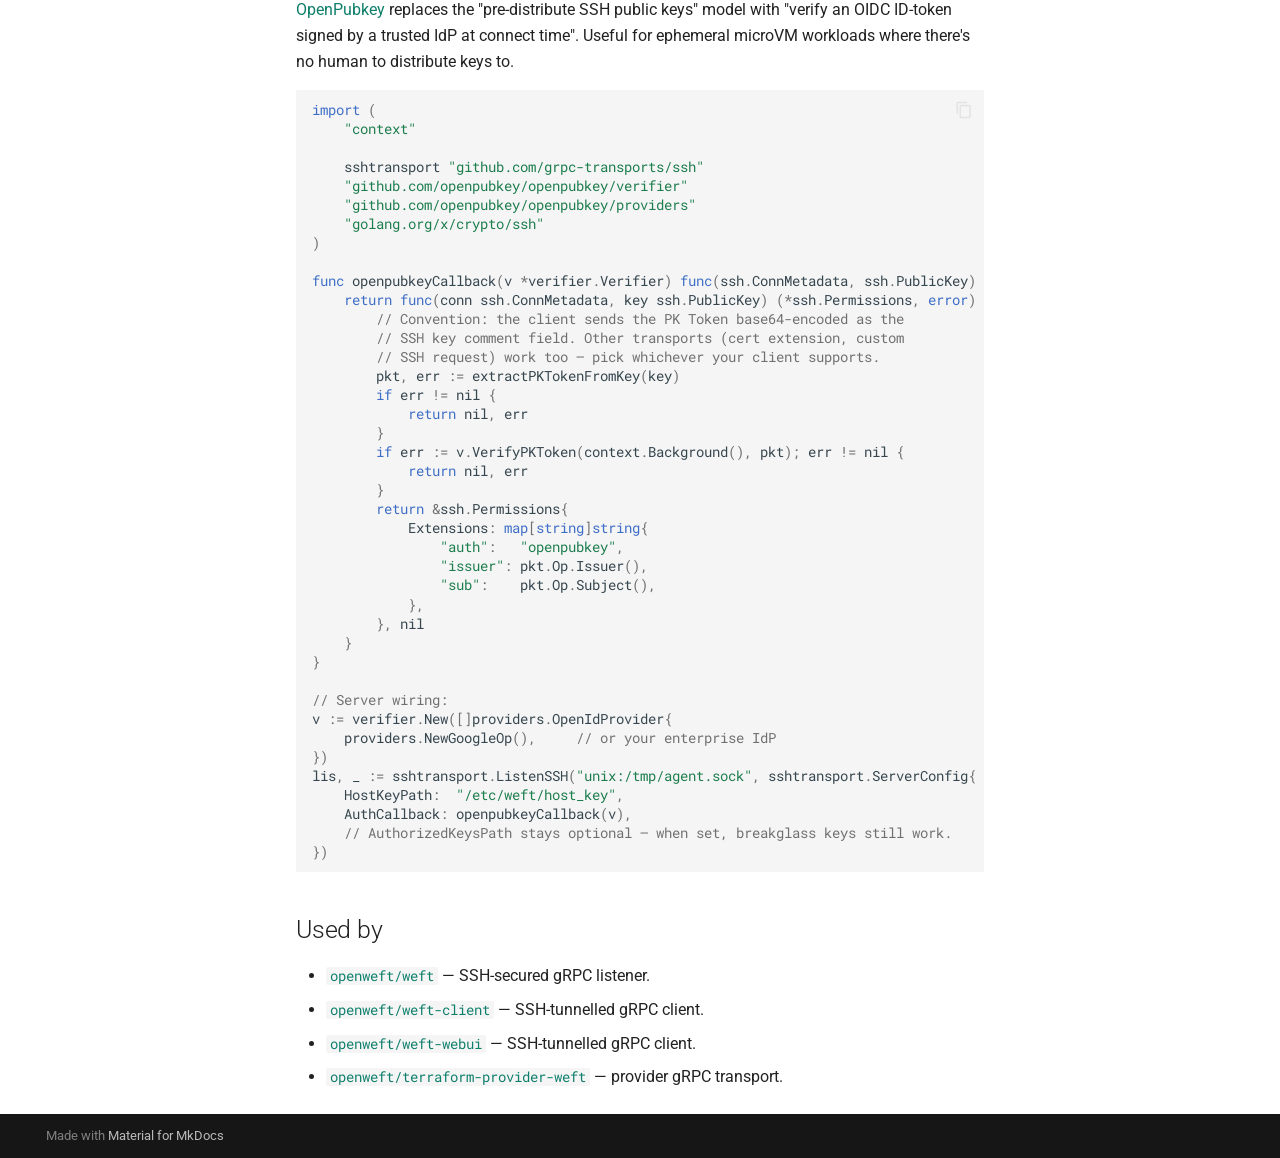
<file: 0.1/components/ssh/index.html>
<!doctype html>
<html lang="en" class="no-js">
  <head>
    
      <meta charset="utf-8">
      <meta name="viewport" content="width=device-width,initial-scale=1">
      
        <meta name="description" content="Pure-Go custom gRPC transports — a net.Listener on the server and a client dialer, carrying gRPC over a WireGuard overlay, an SSH tunnel, or the AF_VSOCK host↔guest family. No cgo.">
      
      
      
        <link rel="canonical" href="https://grpc-transports.github.io/docs/0.1/components/ssh/">
      
      
        <link rel="prev" href="../wireguard/">
      
      
        <link rel="next" href="../vsock/">
      
      
        
      
      
      <link rel="icon" href="../../assets/logo.svg">
      <meta name="generator" content="mkdocs-1.6.1, mkdocs-material-9.7.7">
    
    
      
        <title>ssh — gRPC over an SSH tunnel - grpc-transports</title>
      
    
    
      <link rel="stylesheet" href="../../assets/stylesheets/main.ec1eaa64.min.css">
      
        
        <link rel="stylesheet" href="../../assets/stylesheets/palette.ab4e12ef.min.css">
      
      


    
    
      
    
    
      
        
        
        <link rel="preconnect" href="https://fonts.gstatic.com" crossorigin>
        <link rel="stylesheet" href="https://fonts.googleapis.com/css?family=Roboto:300,300i,400,400i,700,700i%7CRoboto+Mono:400,400i,700,700i&display=fallback">
        <style>:root{--md-text-font:"Roboto";--md-code-font:"Roboto Mono"}</style>
      
    
    
      <link rel="stylesheet" href="../../stylesheets/brand.css">
    
    <script>__md_scope=new URL("../..",location),__md_hash=e=>[...e].reduce(((e,_)=>(e<<5)-e+_.charCodeAt(0)),0),__md_get=(e,_=localStorage,t=__md_scope)=>JSON.parse(_.getItem(t.pathname+"."+e)),__md_set=(e,_,t=localStorage,a=__md_scope)=>{try{t.setItem(a.pathname+"."+e,JSON.stringify(_))}catch(e){}}</script>
    
      

    
    
  </head>
  
  
    
    
      
    
    
    
    
    <body dir="ltr" data-md-color-scheme="default" data-md-color-primary="custom" data-md-color-accent="custom">
  
    
    <input class="md-toggle" data-md-toggle="drawer" type="checkbox" id="__drawer" autocomplete="off">
    <input class="md-toggle" data-md-toggle="search" type="checkbox" id="__search" autocomplete="off">
    <label class="md-overlay" for="__drawer"></label>
    <div data-md-component="skip">
      
        
        <a href="#ssh-grpc-over-an-ssh-tunnel" class="md-skip">
          Skip to content
        </a>
      
    </div>
    <div data-md-component="announce">
      
    </div>
    
      <div data-md-color-scheme="default" data-md-component="outdated" hidden>
        
      </div>
    
    
      

  

<header class="md-header md-header--shadow" data-md-component="header">
  <nav class="md-header__inner md-grid" aria-label="Header">
    <a href="../.." title="grpc-transports" class="md-header__button md-logo" aria-label="grpc-transports" data-md-component="logo">
      
  <img src="../../assets/logo.svg" alt="logo">

    </a>
    <label class="md-header__button md-icon" for="__drawer">
      
      <svg xmlns="http://www.w3.org/2000/svg" viewBox="0 0 24 24"><path d="M3 6h18v2H3zm0 5h18v2H3zm0 5h18v2H3z"/></svg>
    </label>
    <div class="md-header__title" data-md-component="header-title">
      <div class="md-header__ellipsis">
        <div class="md-header__topic">
          <span class="md-ellipsis">
            grpc-transports
          </span>
        </div>
        <div class="md-header__topic" data-md-component="header-topic">
          <span class="md-ellipsis">
            
              ssh — gRPC over an SSH tunnel
            
          </span>
        </div>
      </div>
    </div>
    
      
        <form class="md-header__option" data-md-component="palette">
  
    
    
    
    <input class="md-option" data-md-color-media="(prefers-color-scheme: light)" data-md-color-scheme="default" data-md-color-primary="custom" data-md-color-accent="custom"  aria-label="Dark mode"  type="radio" name="__palette" id="__palette_0">
    
      <label class="md-header__button md-icon" title="Dark mode" for="__palette_1" hidden>
        <svg xmlns="http://www.w3.org/2000/svg" viewBox="0 0 24 24"><path d="m17.75 4.09-2.53 1.94.91 3.06-2.63-1.81-2.63 1.81.91-3.06-2.53-1.94L12.44 4l1.06-3 1.06 3zm3.5 6.91-1.64 1.25.59 1.98-1.7-1.17-1.7 1.17.59-1.98L15.75 11l2.06-.05L18.5 9l.69 1.95zm-2.28 4.95c.83-.08 1.72 1.1 1.19 1.85-.32.45-.66.87-1.08 1.27C15.17 23 8.84 23 4.94 19.07c-3.91-3.9-3.91-10.24 0-14.14.4-.4.82-.76 1.27-1.08.75-.53 1.93.36 1.85 1.19-.27 2.86.69 5.83 2.89 8.02a9.96 9.96 0 0 0 8.02 2.89m-1.64 2.02a12.08 12.08 0 0 1-7.8-3.47c-2.17-2.19-3.33-5-3.49-7.82-2.81 3.14-2.7 7.96.31 10.98 3.02 3.01 7.84 3.12 10.98.31"/></svg>
      </label>
    
  
    
    
    
    <input class="md-option" data-md-color-media="(prefers-color-scheme: dark)" data-md-color-scheme="slate" data-md-color-primary="custom" data-md-color-accent="custom"  aria-label="Light mode"  type="radio" name="__palette" id="__palette_1">
    
      <label class="md-header__button md-icon" title="Light mode" for="__palette_0" hidden>
        <svg xmlns="http://www.w3.org/2000/svg" viewBox="0 0 24 24"><path d="M12 7a5 5 0 0 1 5 5 5 5 0 0 1-5 5 5 5 0 0 1-5-5 5 5 0 0 1 5-5m0 2a3 3 0 0 0-3 3 3 3 0 0 0 3 3 3 3 0 0 0 3-3 3 3 0 0 0-3-3m0-7 2.39 3.42C13.65 5.15 12.84 5 12 5s-1.65.15-2.39.42zM3.34 7l4.16-.35A7.2 7.2 0 0 0 5.94 8.5c-.44.74-.69 1.5-.83 2.29zm.02 10 1.76-3.77a7.131 7.131 0 0 0 2.38 4.14zM20.65 7l-1.77 3.79a7.02 7.02 0 0 0-2.38-4.15zm-.01 10-4.14.36c.59-.51 1.12-1.14 1.54-1.86.42-.73.69-1.5.83-2.29zM12 22l-2.41-3.44c.74.27 1.55.44 2.41.44.82 0 1.63-.17 2.37-.44z"/></svg>
      </label>
    
  
</form>
      
    
    
      <script>var palette=__md_get("__palette");if(palette&&palette.color){if("(prefers-color-scheme)"===palette.color.media){var media=matchMedia("(prefers-color-scheme: light)"),input=document.querySelector(media.matches?"[data-md-color-media='(prefers-color-scheme: light)']":"[data-md-color-media='(prefers-color-scheme: dark)']");palette.color.media=input.getAttribute("data-md-color-media"),palette.color.scheme=input.getAttribute("data-md-color-scheme"),palette.color.primary=input.getAttribute("data-md-color-primary"),palette.color.accent=input.getAttribute("data-md-color-accent")}for(var[key,value]of Object.entries(palette.color))document.body.setAttribute("data-md-color-"+key,value)}</script>
    
    
    
      
      
        <label class="md-header__button md-icon" for="__search">
          
          <svg xmlns="http://www.w3.org/2000/svg" viewBox="0 0 24 24"><path d="M9.5 3A6.5 6.5 0 0 1 16 9.5c0 1.61-.59 3.09-1.56 4.23l.27.27h.79l5 5-1.5 1.5-5-5v-.79l-.27-.27A6.52 6.52 0 0 1 9.5 16 6.5 6.5 0 0 1 3 9.5 6.5 6.5 0 0 1 9.5 3m0 2C7 5 5 7 5 9.5S7 14 9.5 14 14 12 14 9.5 12 5 9.5 5"/></svg>
        </label>
        <div class="md-search" data-md-component="search" role="dialog">
  <label class="md-search__overlay" for="__search"></label>
  <div class="md-search__inner" role="search">
    <form class="md-search__form" name="search">
      <input type="text" class="md-search__input" name="query" aria-label="Search" placeholder="Search" autocapitalize="off" autocorrect="off" autocomplete="off" spellcheck="false" data-md-component="search-query" required>
      <label class="md-search__icon md-icon" for="__search">
        
        <svg xmlns="http://www.w3.org/2000/svg" viewBox="0 0 24 24"><path d="M9.5 3A6.5 6.5 0 0 1 16 9.5c0 1.61-.59 3.09-1.56 4.23l.27.27h.79l5 5-1.5 1.5-5-5v-.79l-.27-.27A6.52 6.52 0 0 1 9.5 16 6.5 6.5 0 0 1 3 9.5 6.5 6.5 0 0 1 9.5 3m0 2C7 5 5 7 5 9.5S7 14 9.5 14 14 12 14 9.5 12 5 9.5 5"/></svg>
        
        <svg xmlns="http://www.w3.org/2000/svg" viewBox="0 0 24 24"><path d="M20 11v2H8l5.5 5.5-1.42 1.42L4.16 12l7.92-7.92L13.5 5.5 8 11z"/></svg>
      </label>
      <nav class="md-search__options" aria-label="Search">
        
        <button type="reset" class="md-search__icon md-icon" title="Clear" aria-label="Clear" tabindex="-1">
          
          <svg xmlns="http://www.w3.org/2000/svg" viewBox="0 0 24 24"><path d="M19 6.41 17.59 5 12 10.59 6.41 5 5 6.41 10.59 12 5 17.59 6.41 19 12 13.41 17.59 19 19 17.59 13.41 12z"/></svg>
        </button>
      </nav>
      
        <div class="md-search__suggest" data-md-component="search-suggest"></div>
      
    </form>
    <div class="md-search__output">
      <div class="md-search__scrollwrap" tabindex="0" data-md-scrollfix>
        <div class="md-search-result" data-md-component="search-result">
          <div class="md-search-result__meta">
            Initializing search
          </div>
          <ol class="md-search-result__list" role="presentation"></ol>
        </div>
      </div>
    </div>
  </div>
</div>
      
    
    
      <div class="md-header__source">
        <a href="https://github.com/grpc-transports" title="Go to repository" class="md-source" data-md-component="source">
  <div class="md-source__icon md-icon">
    
    <svg xmlns="http://www.w3.org/2000/svg" viewBox="0 0 448 512"><!--! Font Awesome Free 7.1.0 by @fontawesome - https://fontawesome.com License - https://fontawesome.com/license/free (Icons: CC BY 4.0, Fonts: SIL OFL 1.1, Code: MIT License) Copyright 2025 Fonticons, Inc.--><path d="M439.6 236.1 244 40.5c-5.4-5.5-12.8-8.5-20.4-8.5s-15 3-20.4 8.4L162.5 81l51.5 51.5c27.1-9.1 52.7 16.8 43.4 43.7l49.7 49.7c34.2-11.8 61.2 31 35.5 56.7-26.5 26.5-70.2-2.9-56-37.3L240.3 199v121.9c25.3 12.5 22.3 41.8 9.1 55-6.4 6.4-15.2 10.1-24.3 10.1s-17.8-3.6-24.3-10.1c-17.6-17.6-11.1-46.9 11.2-56v-123c-20.8-8.5-24.6-30.7-18.6-45L142.6 101 8.5 235.1C3 240.6 0 247.9 0 255.5s3 15 8.5 20.4l195.6 195.7c5.4 5.4 12.7 8.4 20.4 8.4s15-3 20.4-8.4l194.7-194.7c5.4-5.4 8.4-12.8 8.4-20.4s-3-15-8.4-20.4"/></svg>
  </div>
  <div class="md-source__repository">
    grpc-transports
  </div>
</a>
      </div>
    
  </nav>
  
</header>
    
    <div class="md-container" data-md-component="container">
      
      
        
          
        
      
      <main class="md-main" data-md-component="main">
        <div class="md-main__inner md-grid">
          
            
              
              <div class="md-sidebar md-sidebar--primary" data-md-component="sidebar" data-md-type="navigation" >
                <div class="md-sidebar__scrollwrap">
                  <div class="md-sidebar__inner">
                    



<nav class="md-nav md-nav--primary" aria-label="Navigation" data-md-level="0">
  <label class="md-nav__title" for="__drawer">
    <a href="../.." title="grpc-transports" class="md-nav__button md-logo" aria-label="grpc-transports" data-md-component="logo">
      
  <img src="../../assets/logo.svg" alt="logo">

    </a>
    grpc-transports
  </label>
  
    <div class="md-nav__source">
      <a href="https://github.com/grpc-transports" title="Go to repository" class="md-source" data-md-component="source">
  <div class="md-source__icon md-icon">
    
    <svg xmlns="http://www.w3.org/2000/svg" viewBox="0 0 448 512"><!--! Font Awesome Free 7.1.0 by @fontawesome - https://fontawesome.com License - https://fontawesome.com/license/free (Icons: CC BY 4.0, Fonts: SIL OFL 1.1, Code: MIT License) Copyright 2025 Fonticons, Inc.--><path d="M439.6 236.1 244 40.5c-5.4-5.5-12.8-8.5-20.4-8.5s-15 3-20.4 8.4L162.5 81l51.5 51.5c27.1-9.1 52.7 16.8 43.4 43.7l49.7 49.7c34.2-11.8 61.2 31 35.5 56.7-26.5 26.5-70.2-2.9-56-37.3L240.3 199v121.9c25.3 12.5 22.3 41.8 9.1 55-6.4 6.4-15.2 10.1-24.3 10.1s-17.8-3.6-24.3-10.1c-17.6-17.6-11.1-46.9 11.2-56v-123c-20.8-8.5-24.6-30.7-18.6-45L142.6 101 8.5 235.1C3 240.6 0 247.9 0 255.5s3 15 8.5 20.4l195.6 195.7c5.4 5.4 12.7 8.4 20.4 8.4s15-3 20.4-8.4l194.7-194.7c5.4-5.4 8.4-12.8 8.4-20.4s-3-15-8.4-20.4"/></svg>
  </div>
  <div class="md-source__repository">
    grpc-transports
  </div>
</a>
    </div>
  
  <ul class="md-nav__list" data-md-scrollfix>
    
      
      
  
  
  
  
    <li class="md-nav__item">
      <a href="../.." class="md-nav__link">
        
  
  
  <span class="md-ellipsis">
    
  
    Home
  

    
  </span>
  
  

      </a>
    </li>
  

    
      
      
  
  
    
  
  
  
    
    
    
    
      
        
        
      
    
    
    <li class="md-nav__item md-nav__item--active md-nav__item--section md-nav__item--nested">
      
        
        
        <input class="md-nav__toggle md-toggle " type="checkbox" id="__nav_2" checked>
        
          
          <label class="md-nav__link" for="__nav_2" id="__nav_2_label" tabindex="">
            
  
  
  <span class="md-ellipsis">
    
  
    Components
  

    
  </span>
  
  

            <span class="md-nav__icon md-icon"></span>
          </label>
        
        <nav class="md-nav" data-md-level="1" aria-labelledby="__nav_2_label" aria-expanded="true">
          <label class="md-nav__title" for="__nav_2">
            <span class="md-nav__icon md-icon"></span>
            
  
    Components
  

          </label>
          <ul class="md-nav__list" data-md-scrollfix>
            
              
                
  
  
  
  
    <li class="md-nav__item">
      <a href="../" class="md-nav__link">
        
  
  
  <span class="md-ellipsis">
    
  
    Overview
  

    
  </span>
  
  

      </a>
    </li>
  

              
            
              
                
  
  
  
  
    <li class="md-nav__item">
      <a href="../wireguard/" class="md-nav__link">
        
  
  
  <span class="md-ellipsis">
    
  
    wireguard — gRPC over a WireGuard overlay
  

    
  </span>
  
  

      </a>
    </li>
  

              
            
              
                
  
  
    
  
  
  
    <li class="md-nav__item md-nav__item--active">
      
      <input class="md-nav__toggle md-toggle" type="checkbox" id="__toc">
      
      
        
      
      
        <label class="md-nav__link md-nav__link--active" for="__toc">
          
  
  
  <span class="md-ellipsis">
    
  
    ssh — gRPC over an SSH tunnel
  

    
  </span>
  
  

          <span class="md-nav__icon md-icon"></span>
        </label>
      
      <a href="./" class="md-nav__link md-nav__link--active">
        
  
  
  <span class="md-ellipsis">
    
  
    ssh — gRPC over an SSH tunnel
  

    
  </span>
  
  

      </a>
      
        

<nav class="md-nav md-nav--secondary" aria-label="Table of contents">
  
  
  
    
  
  
    <label class="md-nav__title" for="__toc">
      <span class="md-nav__icon md-icon"></span>
      Table of contents
    </label>
    <ul class="md-nav__list" data-md-component="toc" data-md-scrollfix>
      
        <li class="md-nav__item">
  <a href="#api" class="md-nav__link">
    <span class="md-ellipsis">
      
        API
      
    </span>
  </a>
  
    <nav class="md-nav" aria-label="API">
      <ul class="md-nav__list">
        
          <li class="md-nav__item">
  <a href="#server" class="md-nav__link">
    <span class="md-ellipsis">
      
        Server
      
    </span>
  </a>
  
</li>
        
          <li class="md-nav__item">
  <a href="#client" class="md-nav__link">
    <span class="md-ellipsis">
      
        Client
      
    </span>
  </a>
  
</li>
        
      </ul>
    </nav>
  
</li>
      
        <li class="md-nav__item">
  <a href="#usage" class="md-nav__link">
    <span class="md-ellipsis">
      
        Usage
      
    </span>
  </a>
  
</li>
      
        <li class="md-nav__item">
  <a href="#pluggable-verifiers-openpubkey-fido2-sigstore" class="md-nav__link">
    <span class="md-ellipsis">
      
        Pluggable verifiers (OpenPubkey, FIDO2, sigstore)
      
    </span>
  </a>
  
    <nav class="md-nav" aria-label="Pluggable verifiers (OpenPubkey, FIDO2, sigstore)">
      <ul class="md-nav__list">
        
          <li class="md-nav__item">
  <a href="#openpubkey-sketch" class="md-nav__link">
    <span class="md-ellipsis">
      
        OpenPubkey sketch
      
    </span>
  </a>
  
</li>
        
      </ul>
    </nav>
  
</li>
      
        <li class="md-nav__item">
  <a href="#used-by" class="md-nav__link">
    <span class="md-ellipsis">
      
        Used by
      
    </span>
  </a>
  
</li>
      
    </ul>
  
</nav>
      
    </li>
  

              
            
              
                
  
  
  
  
    <li class="md-nav__item">
      <a href="../vsock/" class="md-nav__link">
        
  
  
  <span class="md-ellipsis">
    
  
    vsock — gRPC over AF_VSOCK
  

    
  </span>
  
  

      </a>
    </li>
  

              
            
          </ul>
        </nav>
      
    </li>
  

    
  </ul>
</nav>
                  </div>
                </div>
              </div>
            
            
              
              <div class="md-sidebar md-sidebar--secondary" data-md-component="sidebar" data-md-type="toc" >
                <div class="md-sidebar__scrollwrap">
                  <div class="md-sidebar__inner">
                    

<nav class="md-nav md-nav--secondary" aria-label="Table of contents">
  
  
  
    
  
  
    <label class="md-nav__title" for="__toc">
      <span class="md-nav__icon md-icon"></span>
      Table of contents
    </label>
    <ul class="md-nav__list" data-md-component="toc" data-md-scrollfix>
      
        <li class="md-nav__item">
  <a href="#api" class="md-nav__link">
    <span class="md-ellipsis">
      
        API
      
    </span>
  </a>
  
    <nav class="md-nav" aria-label="API">
      <ul class="md-nav__list">
        
          <li class="md-nav__item">
  <a href="#server" class="md-nav__link">
    <span class="md-ellipsis">
      
        Server
      
    </span>
  </a>
  
</li>
        
          <li class="md-nav__item">
  <a href="#client" class="md-nav__link">
    <span class="md-ellipsis">
      
        Client
      
    </span>
  </a>
  
</li>
        
      </ul>
    </nav>
  
</li>
      
        <li class="md-nav__item">
  <a href="#usage" class="md-nav__link">
    <span class="md-ellipsis">
      
        Usage
      
    </span>
  </a>
  
</li>
      
        <li class="md-nav__item">
  <a href="#pluggable-verifiers-openpubkey-fido2-sigstore" class="md-nav__link">
    <span class="md-ellipsis">
      
        Pluggable verifiers (OpenPubkey, FIDO2, sigstore)
      
    </span>
  </a>
  
    <nav class="md-nav" aria-label="Pluggable verifiers (OpenPubkey, FIDO2, sigstore)">
      <ul class="md-nav__list">
        
          <li class="md-nav__item">
  <a href="#openpubkey-sketch" class="md-nav__link">
    <span class="md-ellipsis">
      
        OpenPubkey sketch
      
    </span>
  </a>
  
</li>
        
      </ul>
    </nav>
  
</li>
      
        <li class="md-nav__item">
  <a href="#used-by" class="md-nav__link">
    <span class="md-ellipsis">
      
        Used by
      
    </span>
  </a>
  
</li>
      
    </ul>
  
</nav>
                  </div>
                </div>
              </div>
            
          
          
            <div class="md-content" data-md-component="content">
              
              <article class="md-content__inner md-typeset">
                
                  



<h1 id="ssh-grpc-over-an-ssh-tunnel">ssh — gRPC over an SSH tunnel</h1>
<p><code>github.com/grpc-transports/ssh</code> is a transparent SSH tunnel transport layer for
gRPC. The server wraps inbound SSH connections as <code>net.Conn</code> for a standard
<code>grpc.Server</code>; the client provides a <code>grpc.DialOption</code> that opens gRPC channels
over SSH.</p>
<p>It supports Ed25519 host-key auto-generation and SSH agent forwarding for client
authentication.</p>
<div class="highlight"><pre><span></span><code>github.com/grpc-transports/ssh
</code></pre></div>
<p>For inter-VM gRPC where SSH's per-user auth model is a poor fit, see the sibling
<a href="../wireguard/"><code>wireguard</code></a>.</p>
<h2 id="api">API</h2>
<h3 id="server">Server</h3>
<div class="highlight"><pre><span></span><code><span class="kd">type</span><span class="w"> </span><span class="nx">ServerConfig</span><span class="w"> </span><span class="kd">struct</span><span class="w"> </span><span class="p">{</span>
<span class="w">    </span><span class="nx">HostKeyPath</span><span class="w">        </span><span class="kt">string</span><span class="w">      </span><span class="c1">// path to Ed25519 host key (auto-generated if missing)</span>
<span class="w">    </span><span class="nx">AuthorizedKeysPath</span><span class="w"> </span><span class="kt">string</span><span class="w">      </span><span class="c1">// path to authorized_keys file</span>
<span class="w">    </span><span class="nx">Logger</span><span class="w">             </span><span class="o">*</span><span class="nx">log</span><span class="p">.</span><span class="nx">Logger</span>
<span class="p">}</span>

<span class="c1">// ListenSSH starts an SSH server and returns a net.Listener of gRPC-ready</span>
<span class="c1">// connections; pass directly to grpc.Server.Serve.</span>
<span class="kd">func</span><span class="w"> </span><span class="nx">ListenSSH</span><span class="p">(</span><span class="nx">addr</span><span class="w"> </span><span class="kt">string</span><span class="p">,</span><span class="w"> </span><span class="nx">cfg</span><span class="w"> </span><span class="nx">ServerConfig</span><span class="p">)</span><span class="w"> </span><span class="p">(</span><span class="nx">net</span><span class="p">.</span><span class="nx">Listener</span><span class="p">,</span><span class="w"> </span><span class="kt">error</span><span class="p">)</span>
</code></pre></div>
<h3 id="client">Client</h3>
<div class="highlight"><pre><span></span><code><span class="c1">// DialOption returns a grpc.DialOption that tunnels all gRPC traffic over SSH.</span>
<span class="c1">// keyPath: path to private key, path to .pub file (selects matching agent key),</span>
<span class="c1">//          or "" (all keys offered by the SSH agent).</span>
<span class="kd">func</span><span class="w"> </span><span class="nx">DialOption</span><span class="p">(</span><span class="nx">addr</span><span class="p">,</span><span class="w"> </span><span class="nx">keyPath</span><span class="p">,</span><span class="w"> </span><span class="nx">knownHostsPath</span><span class="w"> </span><span class="kt">string</span><span class="p">)</span><span class="w"> </span><span class="p">(</span><span class="nx">grpc</span><span class="p">.</span><span class="nx">DialOption</span><span class="p">,</span><span class="w"> </span><span class="kt">error</span><span class="p">)</span>
</code></pre></div>
<h2 id="usage">Usage</h2>
<p><strong>Server side (e.g. <code>weft agent</code>):</strong></p>
<div class="highlight"><pre><span></span><code><span class="nx">lis</span><span class="p">,</span><span class="w"> </span><span class="nx">err</span><span class="w"> </span><span class="o">:=</span><span class="w"> </span><span class="nx">sshtransport</span><span class="p">.</span><span class="nx">ListenSSH</span><span class="p">(</span><span class="s">"unix:"</span><span class="o">+</span><span class="nx">socketPath</span><span class="p">,</span><span class="w"> </span><span class="nx">sshtransport</span><span class="p">.</span><span class="nx">ServerConfig</span><span class="p">{</span>
<span class="w">    </span><span class="nx">HostKeyPath</span><span class="p">:</span><span class="w">        </span><span class="s">"~/.weft/agent_host_key"</span><span class="p">,</span>
<span class="w">    </span><span class="nx">AuthorizedKeysPath</span><span class="p">:</span><span class="w"> </span><span class="s">"~/.weft/authorized_keys"</span><span class="p">,</span>
<span class="w">    </span><span class="nx">Logger</span><span class="p">:</span><span class="w">             </span><span class="nx">logger</span><span class="p">,</span>
<span class="p">})</span>
<span class="nx">grpcServer</span><span class="p">.</span><span class="nx">Serve</span><span class="p">(</span><span class="nx">lis</span><span class="p">)</span>
</code></pre></div>
<p><strong>Client side (e.g. <code>weft</code> CLI):</strong></p>
<div class="highlight"><pre><span></span><code><span class="nx">opt</span><span class="p">,</span><span class="w"> </span><span class="nx">err</span><span class="w"> </span><span class="o">:=</span><span class="w"> </span><span class="nx">sshtransport</span><span class="p">.</span><span class="nx">DialOption</span><span class="p">(</span><span class="s">"unix:"</span><span class="o">+</span><span class="nx">sshSocket</span><span class="p">,</span><span class="w"> </span><span class="nx">keyPath</span><span class="p">,</span><span class="w"> </span><span class="s">""</span><span class="p">)</span>
<span class="nx">conn</span><span class="p">,</span><span class="w"> </span><span class="nx">err</span><span class="w"> </span><span class="o">:=</span><span class="w"> </span><span class="nx">grpc</span><span class="p">.</span><span class="nx">Dial</span><span class="p">(</span><span class="s">"passthrough:///target"</span><span class="p">,</span><span class="w"> </span><span class="nx">opt</span><span class="p">)</span>
</code></pre></div>
<h2 id="pluggable-verifiers-openpubkey-fido2-sigstore">Pluggable verifiers (OpenPubkey, FIDO2, sigstore)</h2>
<p><code>ServerConfig.AuthCallback</code> is a hook called <strong>before</strong> the <code>authorized_keys</code>
file check. It receives the client's public key and returns either a
<code>*ssh.Permissions</code> (authorised) or an error (fall through to the file). This is
the seam for verifiers that don't rely on long-lived static public keys.</p>
<p>A returning-error callback falls back to <code>AuthorizedKeysPath</code>, so an operator
misconfiguring the verifier can't lock themselves out if they kept a breakglass
key in the file.</p>
<h3 id="openpubkey-sketch">OpenPubkey sketch</h3>
<p><a href="https://github.com/openpubkey/openpubkey">OpenPubkey</a> replaces the
"pre-distribute SSH public keys" model with "verify an OIDC ID-token signed by a
trusted IdP at connect time". Useful for ephemeral microVM workloads where
there's no human to distribute keys to.</p>
<div class="highlight"><pre><span></span><code><span class="kn">import</span><span class="w"> </span><span class="p">(</span>
<span class="w">    </span><span class="s">"context"</span>

<span class="w">    </span><span class="nx">sshtransport</span><span class="w"> </span><span class="s">"github.com/grpc-transports/ssh"</span>
<span class="w">    </span><span class="s">"github.com/openpubkey/openpubkey/verifier"</span>
<span class="w">    </span><span class="s">"github.com/openpubkey/openpubkey/providers"</span>
<span class="w">    </span><span class="s">"golang.org/x/crypto/ssh"</span>
<span class="p">)</span>

<span class="kd">func</span><span class="w"> </span><span class="nx">openpubkeyCallback</span><span class="p">(</span><span class="nx">v</span><span class="w"> </span><span class="o">*</span><span class="nx">verifier</span><span class="p">.</span><span class="nx">Verifier</span><span class="p">)</span><span class="w"> </span><span class="kd">func</span><span class="p">(</span><span class="nx">ssh</span><span class="p">.</span><span class="nx">ConnMetadata</span><span class="p">,</span><span class="w"> </span><span class="nx">ssh</span><span class="p">.</span><span class="nx">PublicKey</span><span class="p">)</span><span class="w"> </span><span class="p">(</span><span class="o">*</span><span class="nx">ssh</span><span class="p">.</span><span class="nx">Permissions</span><span class="p">,</span><span class="w"> </span><span class="kt">error</span><span class="p">)</span><span class="w"> </span><span class="p">{</span>
<span class="w">    </span><span class="k">return</span><span class="w"> </span><span class="kd">func</span><span class="p">(</span><span class="nx">conn</span><span class="w"> </span><span class="nx">ssh</span><span class="p">.</span><span class="nx">ConnMetadata</span><span class="p">,</span><span class="w"> </span><span class="nx">key</span><span class="w"> </span><span class="nx">ssh</span><span class="p">.</span><span class="nx">PublicKey</span><span class="p">)</span><span class="w"> </span><span class="p">(</span><span class="o">*</span><span class="nx">ssh</span><span class="p">.</span><span class="nx">Permissions</span><span class="p">,</span><span class="w"> </span><span class="kt">error</span><span class="p">)</span><span class="w"> </span><span class="p">{</span>
<span class="w">        </span><span class="c1">// Convention: the client sends the PK Token base64-encoded as the</span>
<span class="w">        </span><span class="c1">// SSH key comment field. Other transports (cert extension, custom</span>
<span class="w">        </span><span class="c1">// SSH request) work too — pick whichever your client supports.</span>
<span class="w">        </span><span class="nx">pkt</span><span class="p">,</span><span class="w"> </span><span class="nx">err</span><span class="w"> </span><span class="o">:=</span><span class="w"> </span><span class="nx">extractPKTokenFromKey</span><span class="p">(</span><span class="nx">key</span><span class="p">)</span>
<span class="w">        </span><span class="k">if</span><span class="w"> </span><span class="nx">err</span><span class="w"> </span><span class="o">!=</span><span class="w"> </span><span class="kc">nil</span><span class="w"> </span><span class="p">{</span>
<span class="w">            </span><span class="k">return</span><span class="w"> </span><span class="kc">nil</span><span class="p">,</span><span class="w"> </span><span class="nx">err</span>
<span class="w">        </span><span class="p">}</span>
<span class="w">        </span><span class="k">if</span><span class="w"> </span><span class="nx">err</span><span class="w"> </span><span class="o">:=</span><span class="w"> </span><span class="nx">v</span><span class="p">.</span><span class="nx">VerifyPKToken</span><span class="p">(</span><span class="nx">context</span><span class="p">.</span><span class="nx">Background</span><span class="p">(),</span><span class="w"> </span><span class="nx">pkt</span><span class="p">);</span><span class="w"> </span><span class="nx">err</span><span class="w"> </span><span class="o">!=</span><span class="w"> </span><span class="kc">nil</span><span class="w"> </span><span class="p">{</span>
<span class="w">            </span><span class="k">return</span><span class="w"> </span><span class="kc">nil</span><span class="p">,</span><span class="w"> </span><span class="nx">err</span>
<span class="w">        </span><span class="p">}</span>
<span class="w">        </span><span class="k">return</span><span class="w"> </span><span class="o">&amp;</span><span class="nx">ssh</span><span class="p">.</span><span class="nx">Permissions</span><span class="p">{</span>
<span class="w">            </span><span class="nx">Extensions</span><span class="p">:</span><span class="w"> </span><span class="kt">map</span><span class="p">[</span><span class="kt">string</span><span class="p">]</span><span class="kt">string</span><span class="p">{</span>
<span class="w">                </span><span class="s">"auth"</span><span class="p">:</span><span class="w">   </span><span class="s">"openpubkey"</span><span class="p">,</span>
<span class="w">                </span><span class="s">"issuer"</span><span class="p">:</span><span class="w"> </span><span class="nx">pkt</span><span class="p">.</span><span class="nx">Op</span><span class="p">.</span><span class="nx">Issuer</span><span class="p">(),</span>
<span class="w">                </span><span class="s">"sub"</span><span class="p">:</span><span class="w">    </span><span class="nx">pkt</span><span class="p">.</span><span class="nx">Op</span><span class="p">.</span><span class="nx">Subject</span><span class="p">(),</span>
<span class="w">            </span><span class="p">},</span>
<span class="w">        </span><span class="p">},</span><span class="w"> </span><span class="kc">nil</span>
<span class="w">    </span><span class="p">}</span>
<span class="p">}</span>

<span class="c1">// Server wiring:</span>
<span class="nx">v</span><span class="w"> </span><span class="o">:=</span><span class="w"> </span><span class="nx">verifier</span><span class="p">.</span><span class="nx">New</span><span class="p">([]</span><span class="nx">providers</span><span class="p">.</span><span class="nx">OpenIdProvider</span><span class="p">{</span>
<span class="w">    </span><span class="nx">providers</span><span class="p">.</span><span class="nx">NewGoogleOp</span><span class="p">(),</span><span class="w">     </span><span class="c1">// or your enterprise IdP</span>
<span class="p">})</span>
<span class="nx">lis</span><span class="p">,</span><span class="w"> </span><span class="nx">_</span><span class="w"> </span><span class="o">:=</span><span class="w"> </span><span class="nx">sshtransport</span><span class="p">.</span><span class="nx">ListenSSH</span><span class="p">(</span><span class="s">"unix:/tmp/agent.sock"</span><span class="p">,</span><span class="w"> </span><span class="nx">sshtransport</span><span class="p">.</span><span class="nx">ServerConfig</span><span class="p">{</span>
<span class="w">    </span><span class="nx">HostKeyPath</span><span class="p">:</span><span class="w">  </span><span class="s">"/etc/weft/host_key"</span><span class="p">,</span>
<span class="w">    </span><span class="nx">AuthCallback</span><span class="p">:</span><span class="w"> </span><span class="nx">openpubkeyCallback</span><span class="p">(</span><span class="nx">v</span><span class="p">),</span>
<span class="w">    </span><span class="c1">// AuthorizedKeysPath stays optional — when set, breakglass keys still work.</span>
<span class="p">})</span>
</code></pre></div>
<h2 id="used-by">Used by</h2>
<ul>
<li><a href="https://github.com/openweft/weft"><code>openweft/weft</code></a> — SSH-secured gRPC listener.</li>
<li><a href="https://github.com/openweft/weft-client"><code>openweft/weft-client</code></a> — SSH-tunnelled gRPC client.</li>
<li><a href="https://github.com/openweft/weft-webui"><code>openweft/weft-webui</code></a> — SSH-tunnelled gRPC client.</li>
<li><a href="https://github.com/openweft/terraform-provider-weft"><code>openweft/terraform-provider-weft</code></a> — provider gRPC transport.</li>
</ul>












                
              </article>
            </div>
          
          
<script>var target=document.getElementById(location.hash.slice(1));target&&target.name&&(target.checked=target.name.startsWith("__tabbed_"))</script>
        </div>
        
          <button type="button" class="md-top md-icon" data-md-component="top" hidden>
  
  <svg xmlns="http://www.w3.org/2000/svg" viewBox="0 0 24 24"><path d="M13 20h-2V8l-5.5 5.5-1.42-1.42L12 4.16l7.92 7.92-1.42 1.42L13 8z"/></svg>
  Back to top
</button>
        
      </main>
      
        <footer class="md-footer">
  
  <div class="md-footer-meta md-typeset">
    <div class="md-footer-meta__inner md-grid">
      <div class="md-copyright">
  
  
    Made with
    <a href="https://squidfunk.github.io/mkdocs-material/" target="_blank" rel="noopener">
      Material for MkDocs
    </a>
  
</div>
      
    </div>
  </div>
</footer>
      
    </div>
    <div class="md-dialog" data-md-component="dialog">
      <div class="md-dialog__inner md-typeset"></div>
    </div>
    
    
    
      
      
      <script id="__config" type="application/json">{"annotate": null, "base": "../..", "features": ["navigation.sections", "navigation.top", "content.code.copy", "search.suggest"], "search": "../../assets/javascripts/workers/search.2c215733.min.js", "tags": null, "translations": {"clipboard.copied": "Copied to clipboard", "clipboard.copy": "Copy to clipboard", "search.result.more.one": "1 more on this page", "search.result.more.other": "# more on this page", "search.result.none": "No matching documents", "search.result.one": "1 matching document", "search.result.other": "# matching documents", "search.result.placeholder": "Type to start searching", "search.result.term.missing": "Missing", "select.version": "Select version"}, "version": {"provider": "mike"}}</script>
    
    
      <script src="../../assets/javascripts/bundle.d7400e89.min.js"></script>
      
    
  </body>
</html>
</file>
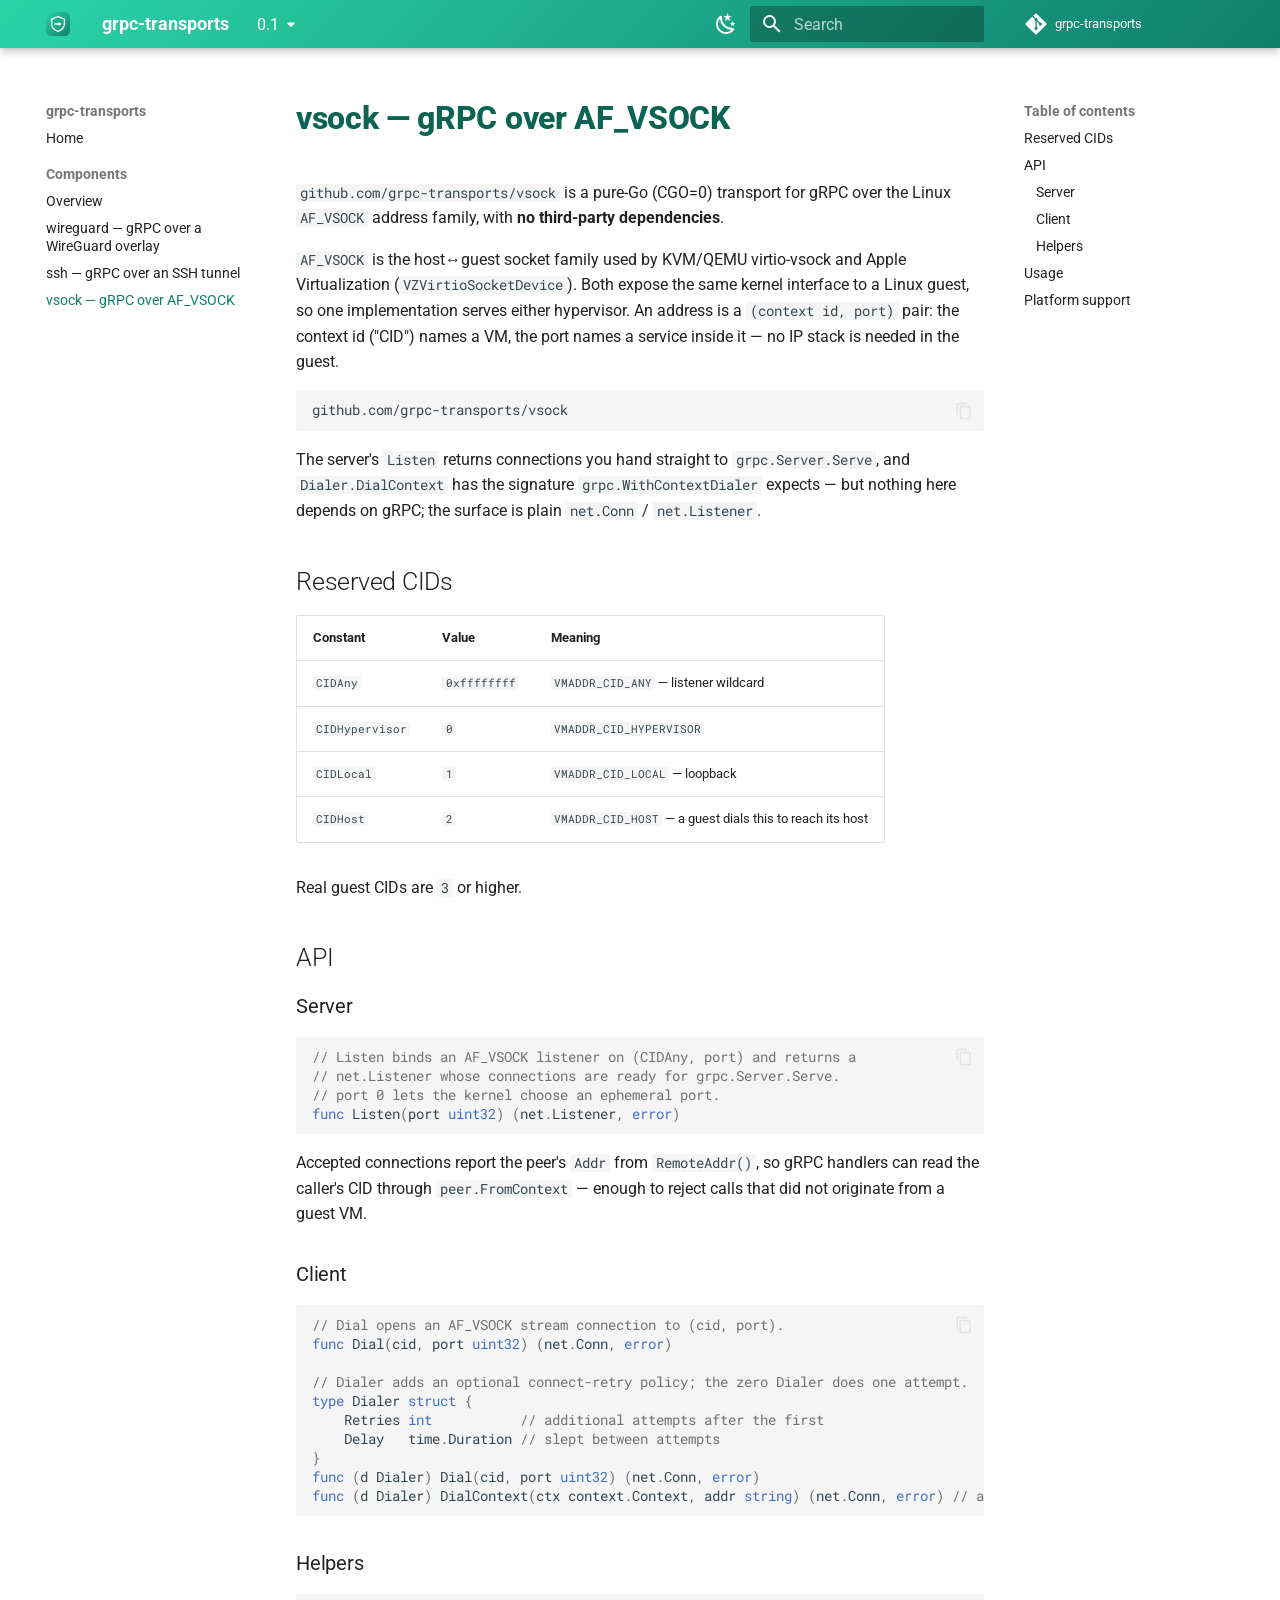
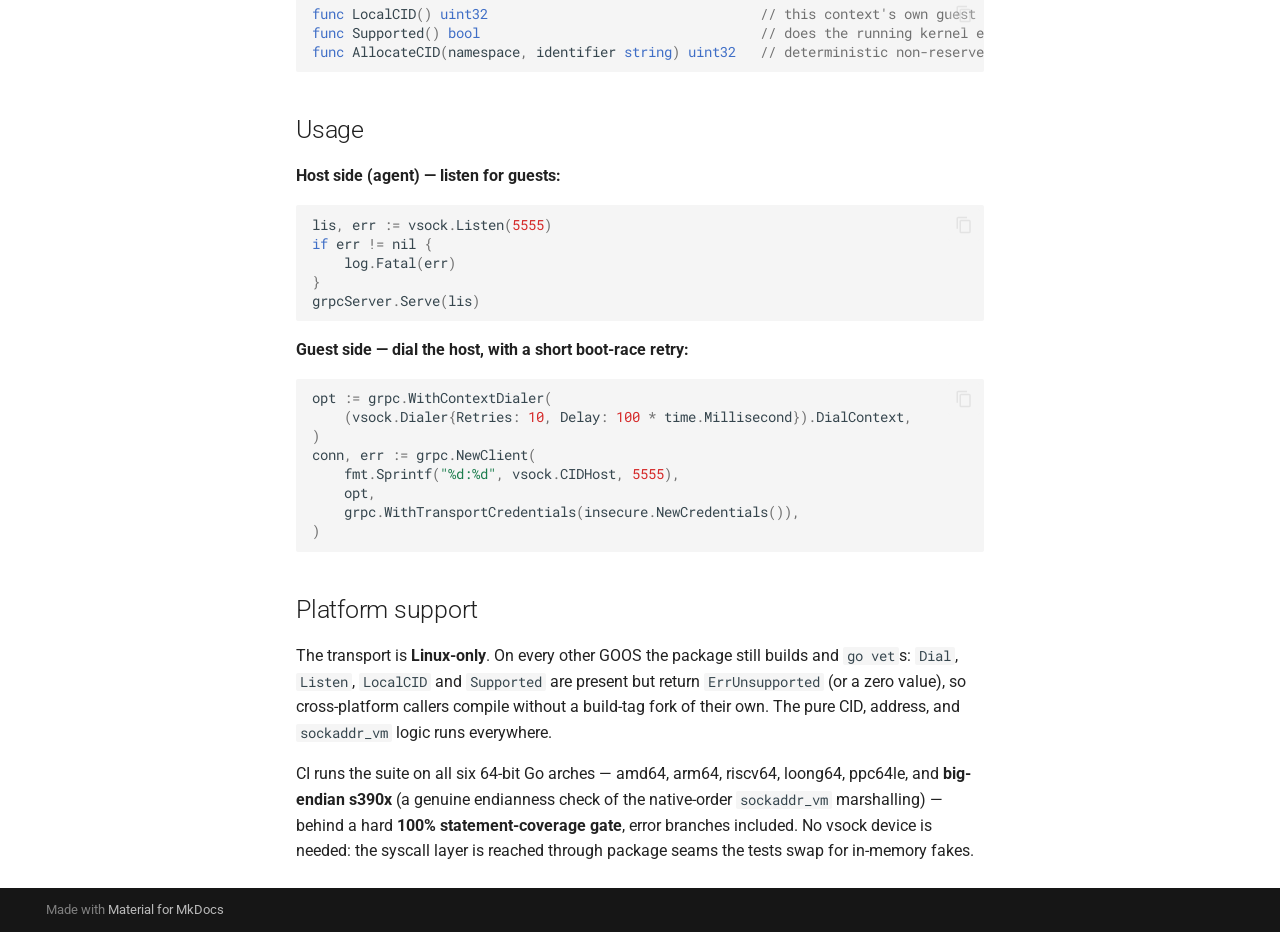
<file: 0.1/components/vsock/index.html>
<!doctype html>
<html lang="en" class="no-js">
  <head>
    
      <meta charset="utf-8">
      <meta name="viewport" content="width=device-width,initial-scale=1">
      
        <meta name="description" content="Pure-Go custom gRPC transports — a net.Listener on the server and a client dialer, carrying gRPC over a WireGuard overlay, an SSH tunnel, or the AF_VSOCK host↔guest family. No cgo.">
      
      
      
        <link rel="canonical" href="https://grpc-transports.github.io/docs/0.1/components/vsock/">
      
      
        <link rel="prev" href="../ssh/">
      
      
      
        
      
      
      <link rel="icon" href="../../assets/logo.svg">
      <meta name="generator" content="mkdocs-1.6.1, mkdocs-material-9.7.7">
    
    
      
        <title>vsock — gRPC over AF_VSOCK - grpc-transports</title>
      
    
    
      <link rel="stylesheet" href="../../assets/stylesheets/main.ec1eaa64.min.css">
      
        
        <link rel="stylesheet" href="../../assets/stylesheets/palette.ab4e12ef.min.css">
      
      


    
    
      
    
    
      
        
        
        <link rel="preconnect" href="https://fonts.gstatic.com" crossorigin>
        <link rel="stylesheet" href="https://fonts.googleapis.com/css?family=Roboto:300,300i,400,400i,700,700i%7CRoboto+Mono:400,400i,700,700i&display=fallback">
        <style>:root{--md-text-font:"Roboto";--md-code-font:"Roboto Mono"}</style>
      
    
    
      <link rel="stylesheet" href="../../stylesheets/brand.css">
    
    <script>__md_scope=new URL("../..",location),__md_hash=e=>[...e].reduce(((e,_)=>(e<<5)-e+_.charCodeAt(0)),0),__md_get=(e,_=localStorage,t=__md_scope)=>JSON.parse(_.getItem(t.pathname+"."+e)),__md_set=(e,_,t=localStorage,a=__md_scope)=>{try{t.setItem(a.pathname+"."+e,JSON.stringify(_))}catch(e){}}</script>
    
      

    
    
  </head>
  
  
    
    
      
    
    
    
    
    <body dir="ltr" data-md-color-scheme="default" data-md-color-primary="custom" data-md-color-accent="custom">
  
    
    <input class="md-toggle" data-md-toggle="drawer" type="checkbox" id="__drawer" autocomplete="off">
    <input class="md-toggle" data-md-toggle="search" type="checkbox" id="__search" autocomplete="off">
    <label class="md-overlay" for="__drawer"></label>
    <div data-md-component="skip">
      
        
        <a href="#vsock-grpc-over-af_vsock" class="md-skip">
          Skip to content
        </a>
      
    </div>
    <div data-md-component="announce">
      
    </div>
    
      <div data-md-color-scheme="default" data-md-component="outdated" hidden>
        
      </div>
    
    
      

  

<header class="md-header md-header--shadow" data-md-component="header">
  <nav class="md-header__inner md-grid" aria-label="Header">
    <a href="../.." title="grpc-transports" class="md-header__button md-logo" aria-label="grpc-transports" data-md-component="logo">
      
  <img src="../../assets/logo.svg" alt="logo">

    </a>
    <label class="md-header__button md-icon" for="__drawer">
      
      <svg xmlns="http://www.w3.org/2000/svg" viewBox="0 0 24 24"><path d="M3 6h18v2H3zm0 5h18v2H3zm0 5h18v2H3z"/></svg>
    </label>
    <div class="md-header__title" data-md-component="header-title">
      <div class="md-header__ellipsis">
        <div class="md-header__topic">
          <span class="md-ellipsis">
            grpc-transports
          </span>
        </div>
        <div class="md-header__topic" data-md-component="header-topic">
          <span class="md-ellipsis">
            
              vsock — gRPC over AF_VSOCK
            
          </span>
        </div>
      </div>
    </div>
    
      
        <form class="md-header__option" data-md-component="palette">
  
    
    
    
    <input class="md-option" data-md-color-media="(prefers-color-scheme: light)" data-md-color-scheme="default" data-md-color-primary="custom" data-md-color-accent="custom"  aria-label="Dark mode"  type="radio" name="__palette" id="__palette_0">
    
      <label class="md-header__button md-icon" title="Dark mode" for="__palette_1" hidden>
        <svg xmlns="http://www.w3.org/2000/svg" viewBox="0 0 24 24"><path d="m17.75 4.09-2.53 1.94.91 3.06-2.63-1.81-2.63 1.81.91-3.06-2.53-1.94L12.44 4l1.06-3 1.06 3zm3.5 6.91-1.64 1.25.59 1.98-1.7-1.17-1.7 1.17.59-1.98L15.75 11l2.06-.05L18.5 9l.69 1.95zm-2.28 4.95c.83-.08 1.72 1.1 1.19 1.85-.32.45-.66.87-1.08 1.27C15.17 23 8.84 23 4.94 19.07c-3.91-3.9-3.91-10.24 0-14.14.4-.4.82-.76 1.27-1.08.75-.53 1.93.36 1.85 1.19-.27 2.86.69 5.83 2.89 8.02a9.96 9.96 0 0 0 8.02 2.89m-1.64 2.02a12.08 12.08 0 0 1-7.8-3.47c-2.17-2.19-3.33-5-3.49-7.82-2.81 3.14-2.7 7.96.31 10.98 3.02 3.01 7.84 3.12 10.98.31"/></svg>
      </label>
    
  
    
    
    
    <input class="md-option" data-md-color-media="(prefers-color-scheme: dark)" data-md-color-scheme="slate" data-md-color-primary="custom" data-md-color-accent="custom"  aria-label="Light mode"  type="radio" name="__palette" id="__palette_1">
    
      <label class="md-header__button md-icon" title="Light mode" for="__palette_0" hidden>
        <svg xmlns="http://www.w3.org/2000/svg" viewBox="0 0 24 24"><path d="M12 7a5 5 0 0 1 5 5 5 5 0 0 1-5 5 5 5 0 0 1-5-5 5 5 0 0 1 5-5m0 2a3 3 0 0 0-3 3 3 3 0 0 0 3 3 3 3 0 0 0 3-3 3 3 0 0 0-3-3m0-7 2.39 3.42C13.65 5.15 12.84 5 12 5s-1.65.15-2.39.42zM3.34 7l4.16-.35A7.2 7.2 0 0 0 5.94 8.5c-.44.74-.69 1.5-.83 2.29zm.02 10 1.76-3.77a7.131 7.131 0 0 0 2.38 4.14zM20.65 7l-1.77 3.79a7.02 7.02 0 0 0-2.38-4.15zm-.01 10-4.14.36c.59-.51 1.12-1.14 1.54-1.86.42-.73.69-1.5.83-2.29zM12 22l-2.41-3.44c.74.27 1.55.44 2.41.44.82 0 1.63-.17 2.37-.44z"/></svg>
      </label>
    
  
</form>
      
    
    
      <script>var palette=__md_get("__palette");if(palette&&palette.color){if("(prefers-color-scheme)"===palette.color.media){var media=matchMedia("(prefers-color-scheme: light)"),input=document.querySelector(media.matches?"[data-md-color-media='(prefers-color-scheme: light)']":"[data-md-color-media='(prefers-color-scheme: dark)']");palette.color.media=input.getAttribute("data-md-color-media"),palette.color.scheme=input.getAttribute("data-md-color-scheme"),palette.color.primary=input.getAttribute("data-md-color-primary"),palette.color.accent=input.getAttribute("data-md-color-accent")}for(var[key,value]of Object.entries(palette.color))document.body.setAttribute("data-md-color-"+key,value)}</script>
    
    
    
      
      
        <label class="md-header__button md-icon" for="__search">
          
          <svg xmlns="http://www.w3.org/2000/svg" viewBox="0 0 24 24"><path d="M9.5 3A6.5 6.5 0 0 1 16 9.5c0 1.61-.59 3.09-1.56 4.23l.27.27h.79l5 5-1.5 1.5-5-5v-.79l-.27-.27A6.52 6.52 0 0 1 9.5 16 6.5 6.5 0 0 1 3 9.5 6.5 6.5 0 0 1 9.5 3m0 2C7 5 5 7 5 9.5S7 14 9.5 14 14 12 14 9.5 12 5 9.5 5"/></svg>
        </label>
        <div class="md-search" data-md-component="search" role="dialog">
  <label class="md-search__overlay" for="__search"></label>
  <div class="md-search__inner" role="search">
    <form class="md-search__form" name="search">
      <input type="text" class="md-search__input" name="query" aria-label="Search" placeholder="Search" autocapitalize="off" autocorrect="off" autocomplete="off" spellcheck="false" data-md-component="search-query" required>
      <label class="md-search__icon md-icon" for="__search">
        
        <svg xmlns="http://www.w3.org/2000/svg" viewBox="0 0 24 24"><path d="M9.5 3A6.5 6.5 0 0 1 16 9.5c0 1.61-.59 3.09-1.56 4.23l.27.27h.79l5 5-1.5 1.5-5-5v-.79l-.27-.27A6.52 6.52 0 0 1 9.5 16 6.5 6.5 0 0 1 3 9.5 6.5 6.5 0 0 1 9.5 3m0 2C7 5 5 7 5 9.5S7 14 9.5 14 14 12 14 9.5 12 5 9.5 5"/></svg>
        
        <svg xmlns="http://www.w3.org/2000/svg" viewBox="0 0 24 24"><path d="M20 11v2H8l5.5 5.5-1.42 1.42L4.16 12l7.92-7.92L13.5 5.5 8 11z"/></svg>
      </label>
      <nav class="md-search__options" aria-label="Search">
        
        <button type="reset" class="md-search__icon md-icon" title="Clear" aria-label="Clear" tabindex="-1">
          
          <svg xmlns="http://www.w3.org/2000/svg" viewBox="0 0 24 24"><path d="M19 6.41 17.59 5 12 10.59 6.41 5 5 6.41 10.59 12 5 17.59 6.41 19 12 13.41 17.59 19 19 17.59 13.41 12z"/></svg>
        </button>
      </nav>
      
        <div class="md-search__suggest" data-md-component="search-suggest"></div>
      
    </form>
    <div class="md-search__output">
      <div class="md-search__scrollwrap" tabindex="0" data-md-scrollfix>
        <div class="md-search-result" data-md-component="search-result">
          <div class="md-search-result__meta">
            Initializing search
          </div>
          <ol class="md-search-result__list" role="presentation"></ol>
        </div>
      </div>
    </div>
  </div>
</div>
      
    
    
      <div class="md-header__source">
        <a href="https://github.com/grpc-transports" title="Go to repository" class="md-source" data-md-component="source">
  <div class="md-source__icon md-icon">
    
    <svg xmlns="http://www.w3.org/2000/svg" viewBox="0 0 448 512"><!--! Font Awesome Free 7.1.0 by @fontawesome - https://fontawesome.com License - https://fontawesome.com/license/free (Icons: CC BY 4.0, Fonts: SIL OFL 1.1, Code: MIT License) Copyright 2025 Fonticons, Inc.--><path d="M439.6 236.1 244 40.5c-5.4-5.5-12.8-8.5-20.4-8.5s-15 3-20.4 8.4L162.5 81l51.5 51.5c27.1-9.1 52.7 16.8 43.4 43.7l49.7 49.7c34.2-11.8 61.2 31 35.5 56.7-26.5 26.5-70.2-2.9-56-37.3L240.3 199v121.9c25.3 12.5 22.3 41.8 9.1 55-6.4 6.4-15.2 10.1-24.3 10.1s-17.8-3.6-24.3-10.1c-17.6-17.6-11.1-46.9 11.2-56v-123c-20.8-8.5-24.6-30.7-18.6-45L142.6 101 8.5 235.1C3 240.6 0 247.9 0 255.5s3 15 8.5 20.4l195.6 195.7c5.4 5.4 12.7 8.4 20.4 8.4s15-3 20.4-8.4l194.7-194.7c5.4-5.4 8.4-12.8 8.4-20.4s-3-15-8.4-20.4"/></svg>
  </div>
  <div class="md-source__repository">
    grpc-transports
  </div>
</a>
      </div>
    
  </nav>
  
</header>
    
    <div class="md-container" data-md-component="container">
      
      
        
          
        
      
      <main class="md-main" data-md-component="main">
        <div class="md-main__inner md-grid">
          
            
              
              <div class="md-sidebar md-sidebar--primary" data-md-component="sidebar" data-md-type="navigation" >
                <div class="md-sidebar__scrollwrap">
                  <div class="md-sidebar__inner">
                    



<nav class="md-nav md-nav--primary" aria-label="Navigation" data-md-level="0">
  <label class="md-nav__title" for="__drawer">
    <a href="../.." title="grpc-transports" class="md-nav__button md-logo" aria-label="grpc-transports" data-md-component="logo">
      
  <img src="../../assets/logo.svg" alt="logo">

    </a>
    grpc-transports
  </label>
  
    <div class="md-nav__source">
      <a href="https://github.com/grpc-transports" title="Go to repository" class="md-source" data-md-component="source">
  <div class="md-source__icon md-icon">
    
    <svg xmlns="http://www.w3.org/2000/svg" viewBox="0 0 448 512"><!--! Font Awesome Free 7.1.0 by @fontawesome - https://fontawesome.com License - https://fontawesome.com/license/free (Icons: CC BY 4.0, Fonts: SIL OFL 1.1, Code: MIT License) Copyright 2025 Fonticons, Inc.--><path d="M439.6 236.1 244 40.5c-5.4-5.5-12.8-8.5-20.4-8.5s-15 3-20.4 8.4L162.5 81l51.5 51.5c27.1-9.1 52.7 16.8 43.4 43.7l49.7 49.7c34.2-11.8 61.2 31 35.5 56.7-26.5 26.5-70.2-2.9-56-37.3L240.3 199v121.9c25.3 12.5 22.3 41.8 9.1 55-6.4 6.4-15.2 10.1-24.3 10.1s-17.8-3.6-24.3-10.1c-17.6-17.6-11.1-46.9 11.2-56v-123c-20.8-8.5-24.6-30.7-18.6-45L142.6 101 8.5 235.1C3 240.6 0 247.9 0 255.5s3 15 8.5 20.4l195.6 195.7c5.4 5.4 12.7 8.4 20.4 8.4s15-3 20.4-8.4l194.7-194.7c5.4-5.4 8.4-12.8 8.4-20.4s-3-15-8.4-20.4"/></svg>
  </div>
  <div class="md-source__repository">
    grpc-transports
  </div>
</a>
    </div>
  
  <ul class="md-nav__list" data-md-scrollfix>
    
      
      
  
  
  
  
    <li class="md-nav__item">
      <a href="../.." class="md-nav__link">
        
  
  
  <span class="md-ellipsis">
    
  
    Home
  

    
  </span>
  
  

      </a>
    </li>
  

    
      
      
  
  
    
  
  
  
    
    
    
    
      
        
        
      
    
    
    <li class="md-nav__item md-nav__item--active md-nav__item--section md-nav__item--nested">
      
        
        
        <input class="md-nav__toggle md-toggle " type="checkbox" id="__nav_2" checked>
        
          
          <label class="md-nav__link" for="__nav_2" id="__nav_2_label" tabindex="">
            
  
  
  <span class="md-ellipsis">
    
  
    Components
  

    
  </span>
  
  

            <span class="md-nav__icon md-icon"></span>
          </label>
        
        <nav class="md-nav" data-md-level="1" aria-labelledby="__nav_2_label" aria-expanded="true">
          <label class="md-nav__title" for="__nav_2">
            <span class="md-nav__icon md-icon"></span>
            
  
    Components
  

          </label>
          <ul class="md-nav__list" data-md-scrollfix>
            
              
                
  
  
  
  
    <li class="md-nav__item">
      <a href="../" class="md-nav__link">
        
  
  
  <span class="md-ellipsis">
    
  
    Overview
  

    
  </span>
  
  

      </a>
    </li>
  

              
            
              
                
  
  
  
  
    <li class="md-nav__item">
      <a href="../wireguard/" class="md-nav__link">
        
  
  
  <span class="md-ellipsis">
    
  
    wireguard — gRPC over a WireGuard overlay
  

    
  </span>
  
  

      </a>
    </li>
  

              
            
              
                
  
  
  
  
    <li class="md-nav__item">
      <a href="../ssh/" class="md-nav__link">
        
  
  
  <span class="md-ellipsis">
    
  
    ssh — gRPC over an SSH tunnel
  

    
  </span>
  
  

      </a>
    </li>
  

              
            
              
                
  
  
    
  
  
  
    <li class="md-nav__item md-nav__item--active">
      
      <input class="md-nav__toggle md-toggle" type="checkbox" id="__toc">
      
      
        
      
      
        <label class="md-nav__link md-nav__link--active" for="__toc">
          
  
  
  <span class="md-ellipsis">
    
  
    vsock — gRPC over AF_VSOCK
  

    
  </span>
  
  

          <span class="md-nav__icon md-icon"></span>
        </label>
      
      <a href="./" class="md-nav__link md-nav__link--active">
        
  
  
  <span class="md-ellipsis">
    
  
    vsock — gRPC over AF_VSOCK
  

    
  </span>
  
  

      </a>
      
        

<nav class="md-nav md-nav--secondary" aria-label="Table of contents">
  
  
  
    
  
  
    <label class="md-nav__title" for="__toc">
      <span class="md-nav__icon md-icon"></span>
      Table of contents
    </label>
    <ul class="md-nav__list" data-md-component="toc" data-md-scrollfix>
      
        <li class="md-nav__item">
  <a href="#reserved-cids" class="md-nav__link">
    <span class="md-ellipsis">
      
        Reserved CIDs
      
    </span>
  </a>
  
</li>
      
        <li class="md-nav__item">
  <a href="#api" class="md-nav__link">
    <span class="md-ellipsis">
      
        API
      
    </span>
  </a>
  
    <nav class="md-nav" aria-label="API">
      <ul class="md-nav__list">
        
          <li class="md-nav__item">
  <a href="#server" class="md-nav__link">
    <span class="md-ellipsis">
      
        Server
      
    </span>
  </a>
  
</li>
        
          <li class="md-nav__item">
  <a href="#client" class="md-nav__link">
    <span class="md-ellipsis">
      
        Client
      
    </span>
  </a>
  
</li>
        
          <li class="md-nav__item">
  <a href="#helpers" class="md-nav__link">
    <span class="md-ellipsis">
      
        Helpers
      
    </span>
  </a>
  
</li>
        
      </ul>
    </nav>
  
</li>
      
        <li class="md-nav__item">
  <a href="#usage" class="md-nav__link">
    <span class="md-ellipsis">
      
        Usage
      
    </span>
  </a>
  
</li>
      
        <li class="md-nav__item">
  <a href="#platform-support" class="md-nav__link">
    <span class="md-ellipsis">
      
        Platform support
      
    </span>
  </a>
  
</li>
      
    </ul>
  
</nav>
      
    </li>
  

              
            
          </ul>
        </nav>
      
    </li>
  

    
  </ul>
</nav>
                  </div>
                </div>
              </div>
            
            
              
              <div class="md-sidebar md-sidebar--secondary" data-md-component="sidebar" data-md-type="toc" >
                <div class="md-sidebar__scrollwrap">
                  <div class="md-sidebar__inner">
                    

<nav class="md-nav md-nav--secondary" aria-label="Table of contents">
  
  
  
    
  
  
    <label class="md-nav__title" for="__toc">
      <span class="md-nav__icon md-icon"></span>
      Table of contents
    </label>
    <ul class="md-nav__list" data-md-component="toc" data-md-scrollfix>
      
        <li class="md-nav__item">
  <a href="#reserved-cids" class="md-nav__link">
    <span class="md-ellipsis">
      
        Reserved CIDs
      
    </span>
  </a>
  
</li>
      
        <li class="md-nav__item">
  <a href="#api" class="md-nav__link">
    <span class="md-ellipsis">
      
        API
      
    </span>
  </a>
  
    <nav class="md-nav" aria-label="API">
      <ul class="md-nav__list">
        
          <li class="md-nav__item">
  <a href="#server" class="md-nav__link">
    <span class="md-ellipsis">
      
        Server
      
    </span>
  </a>
  
</li>
        
          <li class="md-nav__item">
  <a href="#client" class="md-nav__link">
    <span class="md-ellipsis">
      
        Client
      
    </span>
  </a>
  
</li>
        
          <li class="md-nav__item">
  <a href="#helpers" class="md-nav__link">
    <span class="md-ellipsis">
      
        Helpers
      
    </span>
  </a>
  
</li>
        
      </ul>
    </nav>
  
</li>
      
        <li class="md-nav__item">
  <a href="#usage" class="md-nav__link">
    <span class="md-ellipsis">
      
        Usage
      
    </span>
  </a>
  
</li>
      
        <li class="md-nav__item">
  <a href="#platform-support" class="md-nav__link">
    <span class="md-ellipsis">
      
        Platform support
      
    </span>
  </a>
  
</li>
      
    </ul>
  
</nav>
                  </div>
                </div>
              </div>
            
          
          
            <div class="md-content" data-md-component="content">
              
              <article class="md-content__inner md-typeset">
                
                  



<h1 id="vsock-grpc-over-af_vsock">vsock — gRPC over AF_VSOCK</h1>
<p><code>github.com/grpc-transports/vsock</code> is a pure-Go (CGO=0) transport for gRPC over
the Linux <code>AF_VSOCK</code> address family, with <strong>no third-party dependencies</strong>.</p>
<p><code>AF_VSOCK</code> is the host↔guest socket family used by KVM/QEMU virtio-vsock and
Apple Virtualization (<code>VZVirtioSocketDevice</code>). Both expose the same kernel
interface to a Linux guest, so one implementation serves either hypervisor. An
address is a <code>(context id, port)</code> pair: the context id ("CID") names a VM, the
port names a service inside it — no IP stack is needed in the guest.</p>
<div class="highlight"><pre><span></span><code>github.com/grpc-transports/vsock
</code></pre></div>
<p>The server's <code>Listen</code> returns connections you hand straight to
<code>grpc.Server.Serve</code>, and <code>Dialer.DialContext</code> has the signature
<code>grpc.WithContextDialer</code> expects — but nothing here depends on gRPC; the surface
is plain <code>net.Conn</code> / <code>net.Listener</code>.</p>
<h2 id="reserved-cids">Reserved CIDs</h2>
<table>
<thead>
<tr>
<th>Constant</th>
<th>Value</th>
<th>Meaning</th>
</tr>
</thead>
<tbody>
<tr>
<td><code>CIDAny</code></td>
<td><code>0xffffffff</code></td>
<td><code>VMADDR_CID_ANY</code> — listener wildcard</td>
</tr>
<tr>
<td><code>CIDHypervisor</code></td>
<td><code>0</code></td>
<td><code>VMADDR_CID_HYPERVISOR</code></td>
</tr>
<tr>
<td><code>CIDLocal</code></td>
<td><code>1</code></td>
<td><code>VMADDR_CID_LOCAL</code> — loopback</td>
</tr>
<tr>
<td><code>CIDHost</code></td>
<td><code>2</code></td>
<td><code>VMADDR_CID_HOST</code> — a guest dials this to reach its host</td>
</tr>
</tbody>
</table>
<p>Real guest CIDs are <code>3</code> or higher.</p>
<h2 id="api">API</h2>
<h3 id="server">Server</h3>
<div class="highlight"><pre><span></span><code><span class="c1">// Listen binds an AF_VSOCK listener on (CIDAny, port) and returns a</span>
<span class="c1">// net.Listener whose connections are ready for grpc.Server.Serve.</span>
<span class="c1">// port 0 lets the kernel choose an ephemeral port.</span>
<span class="kd">func</span><span class="w"> </span><span class="nx">Listen</span><span class="p">(</span><span class="nx">port</span><span class="w"> </span><span class="kt">uint32</span><span class="p">)</span><span class="w"> </span><span class="p">(</span><span class="nx">net</span><span class="p">.</span><span class="nx">Listener</span><span class="p">,</span><span class="w"> </span><span class="kt">error</span><span class="p">)</span>
</code></pre></div>
<p>Accepted connections report the peer's <code>Addr</code> from <code>RemoteAddr()</code>, so gRPC
handlers can read the caller's CID through <code>peer.FromContext</code> — enough to reject
calls that did not originate from a guest VM.</p>
<h3 id="client">Client</h3>
<div class="highlight"><pre><span></span><code><span class="c1">// Dial opens an AF_VSOCK stream connection to (cid, port).</span>
<span class="kd">func</span><span class="w"> </span><span class="nx">Dial</span><span class="p">(</span><span class="nx">cid</span><span class="p">,</span><span class="w"> </span><span class="nx">port</span><span class="w"> </span><span class="kt">uint32</span><span class="p">)</span><span class="w"> </span><span class="p">(</span><span class="nx">net</span><span class="p">.</span><span class="nx">Conn</span><span class="p">,</span><span class="w"> </span><span class="kt">error</span><span class="p">)</span>

<span class="c1">// Dialer adds an optional connect-retry policy; the zero Dialer does one attempt.</span>
<span class="kd">type</span><span class="w"> </span><span class="nx">Dialer</span><span class="w"> </span><span class="kd">struct</span><span class="w"> </span><span class="p">{</span>
<span class="w">    </span><span class="nx">Retries</span><span class="w"> </span><span class="kt">int</span><span class="w">           </span><span class="c1">// additional attempts after the first</span>
<span class="w">    </span><span class="nx">Delay</span><span class="w">   </span><span class="nx">time</span><span class="p">.</span><span class="nx">Duration</span><span class="w"> </span><span class="c1">// slept between attempts</span>
<span class="p">}</span>
<span class="kd">func</span><span class="w"> </span><span class="p">(</span><span class="nx">d</span><span class="w"> </span><span class="nx">Dialer</span><span class="p">)</span><span class="w"> </span><span class="nx">Dial</span><span class="p">(</span><span class="nx">cid</span><span class="p">,</span><span class="w"> </span><span class="nx">port</span><span class="w"> </span><span class="kt">uint32</span><span class="p">)</span><span class="w"> </span><span class="p">(</span><span class="nx">net</span><span class="p">.</span><span class="nx">Conn</span><span class="p">,</span><span class="w"> </span><span class="kt">error</span><span class="p">)</span>
<span class="kd">func</span><span class="w"> </span><span class="p">(</span><span class="nx">d</span><span class="w"> </span><span class="nx">Dialer</span><span class="p">)</span><span class="w"> </span><span class="nx">DialContext</span><span class="p">(</span><span class="nx">ctx</span><span class="w"> </span><span class="nx">context</span><span class="p">.</span><span class="nx">Context</span><span class="p">,</span><span class="w"> </span><span class="nx">addr</span><span class="w"> </span><span class="kt">string</span><span class="p">)</span><span class="w"> </span><span class="p">(</span><span class="nx">net</span><span class="p">.</span><span class="nx">Conn</span><span class="p">,</span><span class="w"> </span><span class="kt">error</span><span class="p">)</span><span class="w"> </span><span class="c1">// addr = "&lt;cid&gt;:&lt;port&gt;"</span>
</code></pre></div>
<h3 id="helpers">Helpers</h3>
<div class="highlight"><pre><span></span><code><span class="kd">func</span><span class="w"> </span><span class="nx">LocalCID</span><span class="p">()</span><span class="w"> </span><span class="kt">uint32</span><span class="w">                                  </span><span class="c1">// this context's own guest CID (0 if unknown)</span>
<span class="kd">func</span><span class="w"> </span><span class="nx">Supported</span><span class="p">()</span><span class="w"> </span><span class="kt">bool</span><span class="w">                                   </span><span class="c1">// does the running kernel expose AF_VSOCK?</span>
<span class="kd">func</span><span class="w"> </span><span class="nx">AllocateCID</span><span class="p">(</span><span class="nx">namespace</span><span class="p">,</span><span class="w"> </span><span class="nx">identifier</span><span class="w"> </span><span class="kt">string</span><span class="p">)</span><span class="w"> </span><span class="kt">uint32</span><span class="w">   </span><span class="c1">// deterministic non-reserved CID</span>
</code></pre></div>
<h2 id="usage">Usage</h2>
<p><strong>Host side (agent) — listen for guests:</strong></p>
<div class="highlight"><pre><span></span><code><span class="nx">lis</span><span class="p">,</span><span class="w"> </span><span class="nx">err</span><span class="w"> </span><span class="o">:=</span><span class="w"> </span><span class="nx">vsock</span><span class="p">.</span><span class="nx">Listen</span><span class="p">(</span><span class="mi">5555</span><span class="p">)</span>
<span class="k">if</span><span class="w"> </span><span class="nx">err</span><span class="w"> </span><span class="o">!=</span><span class="w"> </span><span class="kc">nil</span><span class="w"> </span><span class="p">{</span>
<span class="w">    </span><span class="nx">log</span><span class="p">.</span><span class="nx">Fatal</span><span class="p">(</span><span class="nx">err</span><span class="p">)</span>
<span class="p">}</span>
<span class="nx">grpcServer</span><span class="p">.</span><span class="nx">Serve</span><span class="p">(</span><span class="nx">lis</span><span class="p">)</span>
</code></pre></div>
<p><strong>Guest side — dial the host, with a short boot-race retry:</strong></p>
<div class="highlight"><pre><span></span><code><span class="nx">opt</span><span class="w"> </span><span class="o">:=</span><span class="w"> </span><span class="nx">grpc</span><span class="p">.</span><span class="nx">WithContextDialer</span><span class="p">(</span>
<span class="w">    </span><span class="p">(</span><span class="nx">vsock</span><span class="p">.</span><span class="nx">Dialer</span><span class="p">{</span><span class="nx">Retries</span><span class="p">:</span><span class="w"> </span><span class="mi">10</span><span class="p">,</span><span class="w"> </span><span class="nx">Delay</span><span class="p">:</span><span class="w"> </span><span class="mi">100</span><span class="w"> </span><span class="o">*</span><span class="w"> </span><span class="nx">time</span><span class="p">.</span><span class="nx">Millisecond</span><span class="p">}).</span><span class="nx">DialContext</span><span class="p">,</span>
<span class="p">)</span>
<span class="nx">conn</span><span class="p">,</span><span class="w"> </span><span class="nx">err</span><span class="w"> </span><span class="o">:=</span><span class="w"> </span><span class="nx">grpc</span><span class="p">.</span><span class="nx">NewClient</span><span class="p">(</span>
<span class="w">    </span><span class="nx">fmt</span><span class="p">.</span><span class="nx">Sprintf</span><span class="p">(</span><span class="s">"%d:%d"</span><span class="p">,</span><span class="w"> </span><span class="nx">vsock</span><span class="p">.</span><span class="nx">CIDHost</span><span class="p">,</span><span class="w"> </span><span class="mi">5555</span><span class="p">),</span>
<span class="w">    </span><span class="nx">opt</span><span class="p">,</span>
<span class="w">    </span><span class="nx">grpc</span><span class="p">.</span><span class="nx">WithTransportCredentials</span><span class="p">(</span><span class="nx">insecure</span><span class="p">.</span><span class="nx">NewCredentials</span><span class="p">()),</span>
<span class="p">)</span>
</code></pre></div>
<h2 id="platform-support">Platform support</h2>
<p>The transport is <strong>Linux-only</strong>. On every other GOOS the package still builds
and <code>go vet</code>s: <code>Dial</code>, <code>Listen</code>, <code>LocalCID</code> and <code>Supported</code> are present but
return <code>ErrUnsupported</code> (or a zero value), so cross-platform callers compile
without a build-tag fork of their own. The pure CID, address, and <code>sockaddr_vm</code>
logic runs everywhere.</p>
<p>CI runs the suite on all six 64-bit Go arches — amd64, arm64, riscv64, loong64,
ppc64le, and <strong>big-endian s390x</strong> (a genuine endianness check of the
native-order <code>sockaddr_vm</code> marshalling) — behind a hard <strong>100%
statement-coverage gate</strong>, error branches included. No vsock device is needed:
the syscall layer is reached through package seams the tests swap for in-memory
fakes.</p>












                
              </article>
            </div>
          
          
<script>var target=document.getElementById(location.hash.slice(1));target&&target.name&&(target.checked=target.name.startsWith("__tabbed_"))</script>
        </div>
        
          <button type="button" class="md-top md-icon" data-md-component="top" hidden>
  
  <svg xmlns="http://www.w3.org/2000/svg" viewBox="0 0 24 24"><path d="M13 20h-2V8l-5.5 5.5-1.42-1.42L12 4.16l7.92 7.92-1.42 1.42L13 8z"/></svg>
  Back to top
</button>
        
      </main>
      
        <footer class="md-footer">
  
  <div class="md-footer-meta md-typeset">
    <div class="md-footer-meta__inner md-grid">
      <div class="md-copyright">
  
  
    Made with
    <a href="https://squidfunk.github.io/mkdocs-material/" target="_blank" rel="noopener">
      Material for MkDocs
    </a>
  
</div>
      
    </div>
  </div>
</footer>
      
    </div>
    <div class="md-dialog" data-md-component="dialog">
      <div class="md-dialog__inner md-typeset"></div>
    </div>
    
    
    
      
      
      <script id="__config" type="application/json">{"annotate": null, "base": "../..", "features": ["navigation.sections", "navigation.top", "content.code.copy", "search.suggest"], "search": "../../assets/javascripts/workers/search.2c215733.min.js", "tags": null, "translations": {"clipboard.copied": "Copied to clipboard", "clipboard.copy": "Copy to clipboard", "search.result.more.one": "1 more on this page", "search.result.more.other": "# more on this page", "search.result.none": "No matching documents", "search.result.one": "1 matching document", "search.result.other": "# matching documents", "search.result.placeholder": "Type to start searching", "search.result.term.missing": "Missing", "select.version": "Select version"}, "version": {"provider": "mike"}}</script>
    
    
      <script src="../../assets/javascripts/bundle.d7400e89.min.js"></script>
      
    
  </body>
</html>
</file>
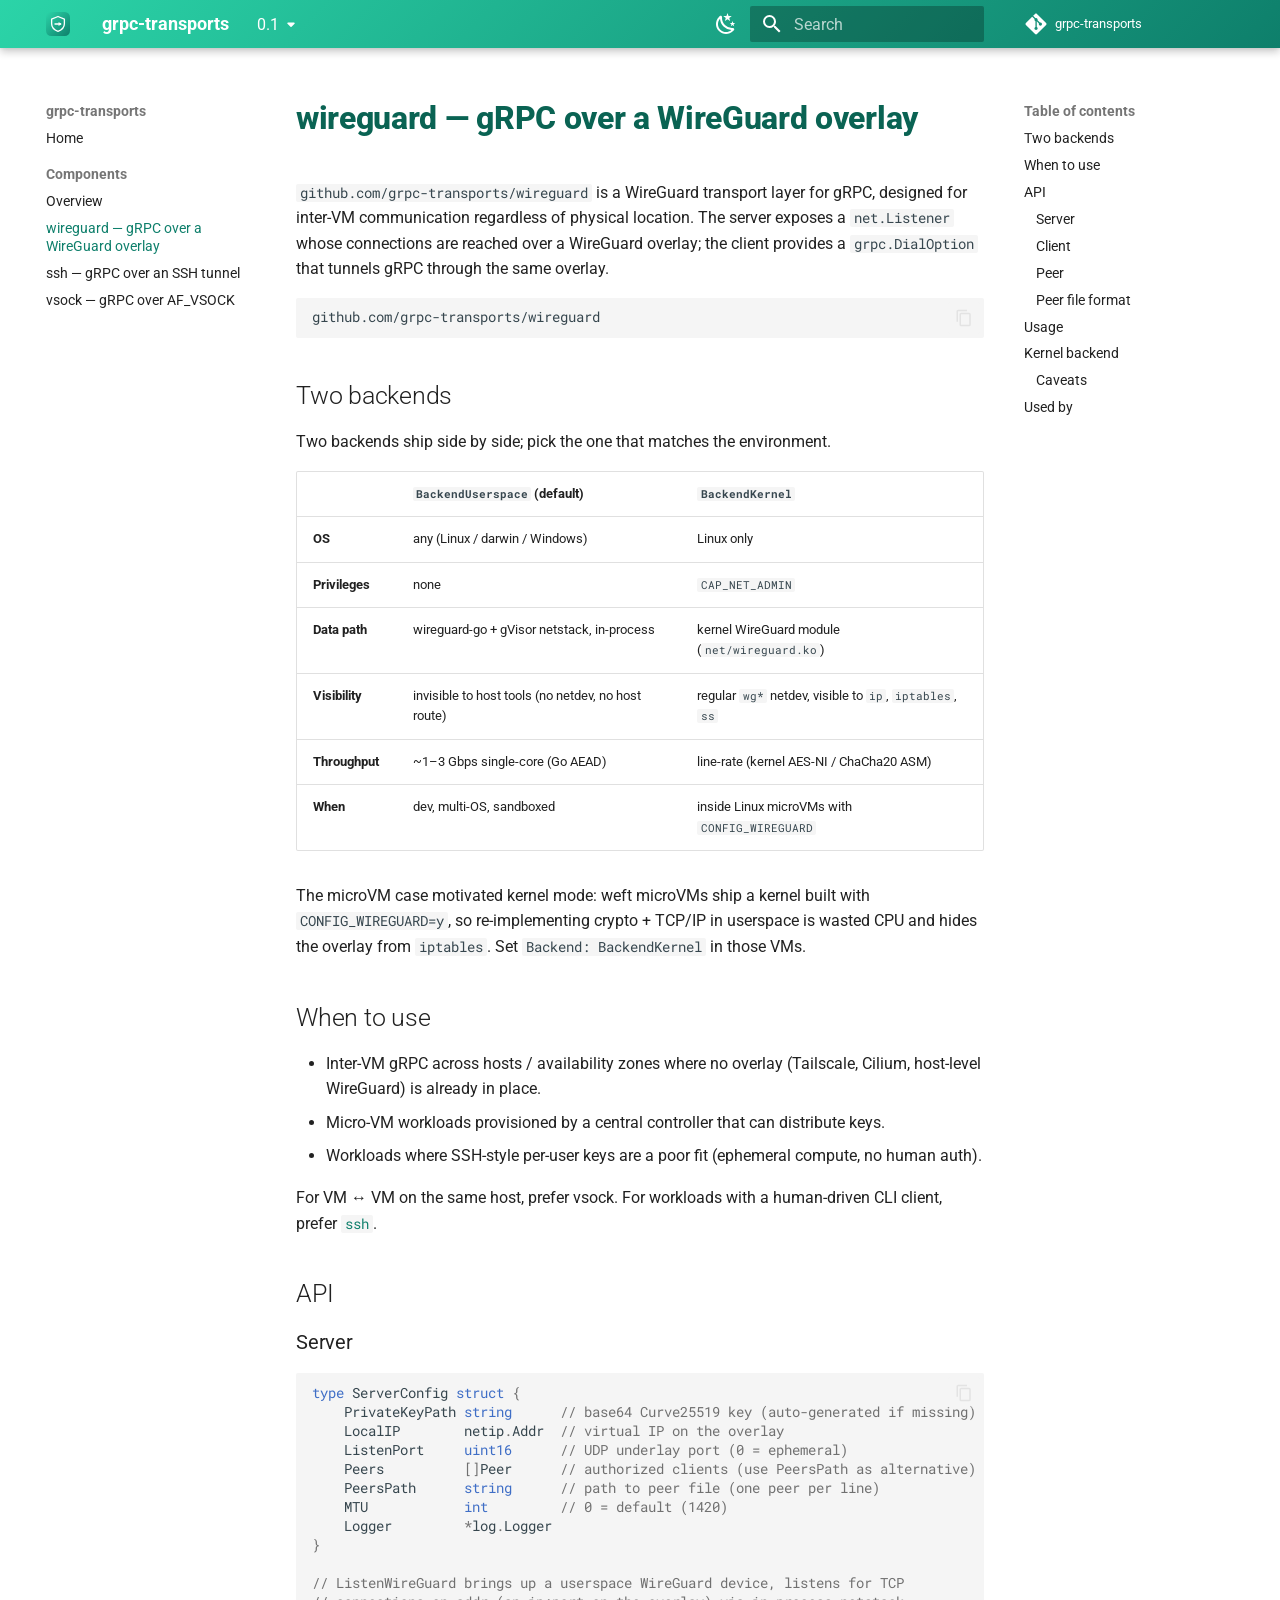
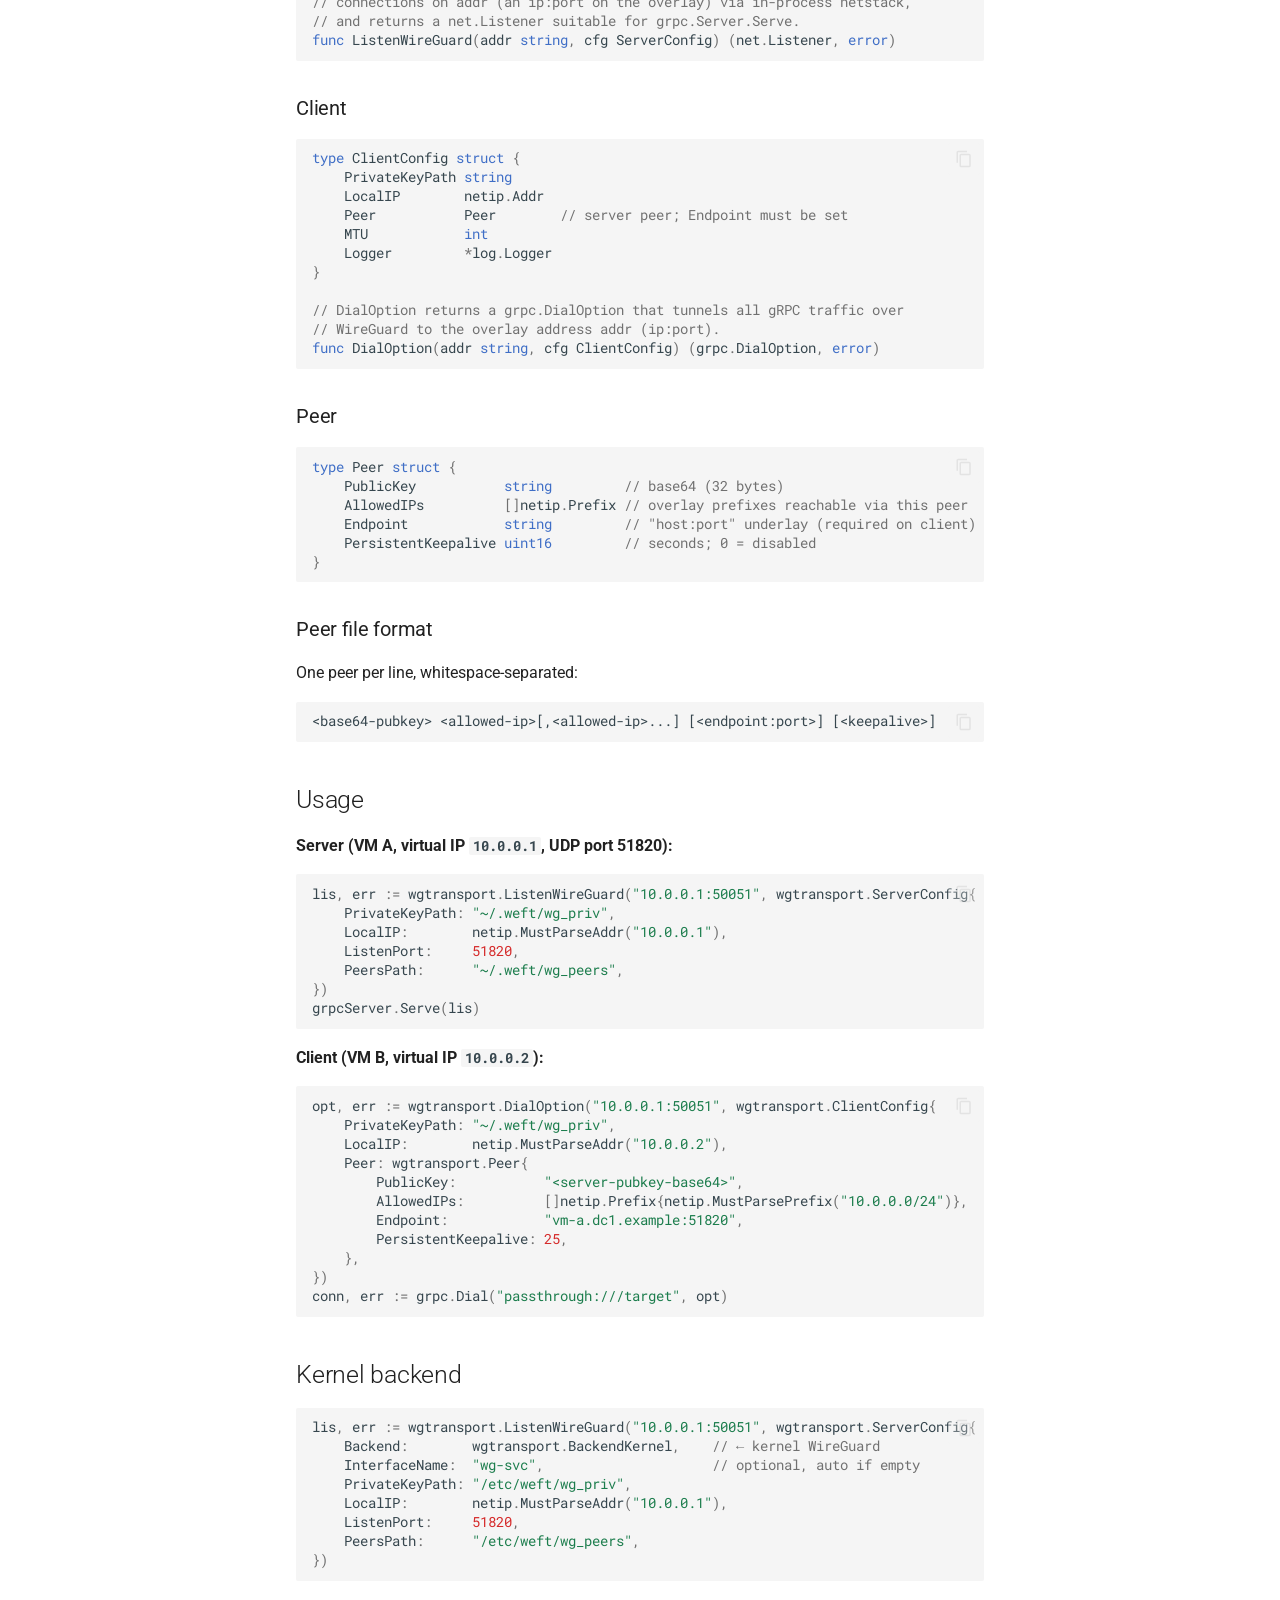
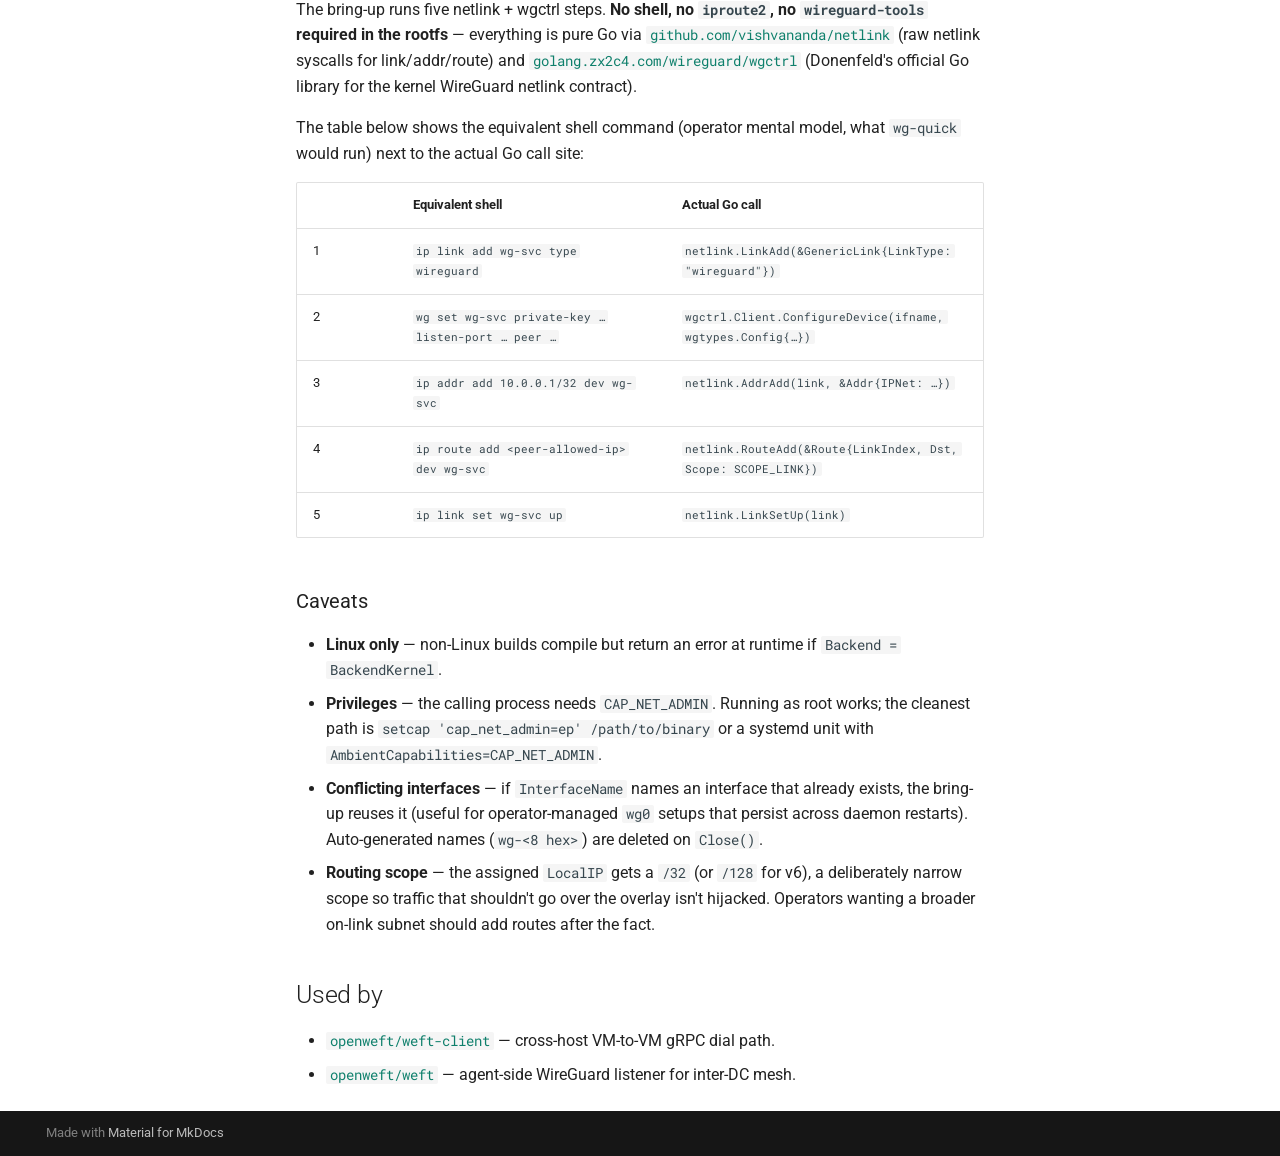
<file: 0.1/components/wireguard/index.html>
<!doctype html>
<html lang="en" class="no-js">
  <head>
    
      <meta charset="utf-8">
      <meta name="viewport" content="width=device-width,initial-scale=1">
      
        <meta name="description" content="Pure-Go custom gRPC transports — a net.Listener on the server and a client dialer, carrying gRPC over a WireGuard overlay, an SSH tunnel, or the AF_VSOCK host↔guest family. No cgo.">
      
      
      
        <link rel="canonical" href="https://grpc-transports.github.io/docs/0.1/components/wireguard/">
      
      
        <link rel="prev" href="../">
      
      
        <link rel="next" href="../ssh/">
      
      
        
      
      
      <link rel="icon" href="../../assets/logo.svg">
      <meta name="generator" content="mkdocs-1.6.1, mkdocs-material-9.7.7">
    
    
      
        <title>wireguard — gRPC over a WireGuard overlay - grpc-transports</title>
      
    
    
      <link rel="stylesheet" href="../../assets/stylesheets/main.ec1eaa64.min.css">
      
        
        <link rel="stylesheet" href="../../assets/stylesheets/palette.ab4e12ef.min.css">
      
      


    
    
      
    
    
      
        
        
        <link rel="preconnect" href="https://fonts.gstatic.com" crossorigin>
        <link rel="stylesheet" href="https://fonts.googleapis.com/css?family=Roboto:300,300i,400,400i,700,700i%7CRoboto+Mono:400,400i,700,700i&display=fallback">
        <style>:root{--md-text-font:"Roboto";--md-code-font:"Roboto Mono"}</style>
      
    
    
      <link rel="stylesheet" href="../../stylesheets/brand.css">
    
    <script>__md_scope=new URL("../..",location),__md_hash=e=>[...e].reduce(((e,_)=>(e<<5)-e+_.charCodeAt(0)),0),__md_get=(e,_=localStorage,t=__md_scope)=>JSON.parse(_.getItem(t.pathname+"."+e)),__md_set=(e,_,t=localStorage,a=__md_scope)=>{try{t.setItem(a.pathname+"."+e,JSON.stringify(_))}catch(e){}}</script>
    
      

    
    
  </head>
  
  
    
    
      
    
    
    
    
    <body dir="ltr" data-md-color-scheme="default" data-md-color-primary="custom" data-md-color-accent="custom">
  
    
    <input class="md-toggle" data-md-toggle="drawer" type="checkbox" id="__drawer" autocomplete="off">
    <input class="md-toggle" data-md-toggle="search" type="checkbox" id="__search" autocomplete="off">
    <label class="md-overlay" for="__drawer"></label>
    <div data-md-component="skip">
      
        
        <a href="#wireguard-grpc-over-a-wireguard-overlay" class="md-skip">
          Skip to content
        </a>
      
    </div>
    <div data-md-component="announce">
      
    </div>
    
      <div data-md-color-scheme="default" data-md-component="outdated" hidden>
        
      </div>
    
    
      

  

<header class="md-header md-header--shadow" data-md-component="header">
  <nav class="md-header__inner md-grid" aria-label="Header">
    <a href="../.." title="grpc-transports" class="md-header__button md-logo" aria-label="grpc-transports" data-md-component="logo">
      
  <img src="../../assets/logo.svg" alt="logo">

    </a>
    <label class="md-header__button md-icon" for="__drawer">
      
      <svg xmlns="http://www.w3.org/2000/svg" viewBox="0 0 24 24"><path d="M3 6h18v2H3zm0 5h18v2H3zm0 5h18v2H3z"/></svg>
    </label>
    <div class="md-header__title" data-md-component="header-title">
      <div class="md-header__ellipsis">
        <div class="md-header__topic">
          <span class="md-ellipsis">
            grpc-transports
          </span>
        </div>
        <div class="md-header__topic" data-md-component="header-topic">
          <span class="md-ellipsis">
            
              wireguard — gRPC over a WireGuard overlay
            
          </span>
        </div>
      </div>
    </div>
    
      
        <form class="md-header__option" data-md-component="palette">
  
    
    
    
    <input class="md-option" data-md-color-media="(prefers-color-scheme: light)" data-md-color-scheme="default" data-md-color-primary="custom" data-md-color-accent="custom"  aria-label="Dark mode"  type="radio" name="__palette" id="__palette_0">
    
      <label class="md-header__button md-icon" title="Dark mode" for="__palette_1" hidden>
        <svg xmlns="http://www.w3.org/2000/svg" viewBox="0 0 24 24"><path d="m17.75 4.09-2.53 1.94.91 3.06-2.63-1.81-2.63 1.81.91-3.06-2.53-1.94L12.44 4l1.06-3 1.06 3zm3.5 6.91-1.64 1.25.59 1.98-1.7-1.17-1.7 1.17.59-1.98L15.75 11l2.06-.05L18.5 9l.69 1.95zm-2.28 4.95c.83-.08 1.72 1.1 1.19 1.85-.32.45-.66.87-1.08 1.27C15.17 23 8.84 23 4.94 19.07c-3.91-3.9-3.91-10.24 0-14.14.4-.4.82-.76 1.27-1.08.75-.53 1.93.36 1.85 1.19-.27 2.86.69 5.83 2.89 8.02a9.96 9.96 0 0 0 8.02 2.89m-1.64 2.02a12.08 12.08 0 0 1-7.8-3.47c-2.17-2.19-3.33-5-3.49-7.82-2.81 3.14-2.7 7.96.31 10.98 3.02 3.01 7.84 3.12 10.98.31"/></svg>
      </label>
    
  
    
    
    
    <input class="md-option" data-md-color-media="(prefers-color-scheme: dark)" data-md-color-scheme="slate" data-md-color-primary="custom" data-md-color-accent="custom"  aria-label="Light mode"  type="radio" name="__palette" id="__palette_1">
    
      <label class="md-header__button md-icon" title="Light mode" for="__palette_0" hidden>
        <svg xmlns="http://www.w3.org/2000/svg" viewBox="0 0 24 24"><path d="M12 7a5 5 0 0 1 5 5 5 5 0 0 1-5 5 5 5 0 0 1-5-5 5 5 0 0 1 5-5m0 2a3 3 0 0 0-3 3 3 3 0 0 0 3 3 3 3 0 0 0 3-3 3 3 0 0 0-3-3m0-7 2.39 3.42C13.65 5.15 12.84 5 12 5s-1.65.15-2.39.42zM3.34 7l4.16-.35A7.2 7.2 0 0 0 5.94 8.5c-.44.74-.69 1.5-.83 2.29zm.02 10 1.76-3.77a7.131 7.131 0 0 0 2.38 4.14zM20.65 7l-1.77 3.79a7.02 7.02 0 0 0-2.38-4.15zm-.01 10-4.14.36c.59-.51 1.12-1.14 1.54-1.86.42-.73.69-1.5.83-2.29zM12 22l-2.41-3.44c.74.27 1.55.44 2.41.44.82 0 1.63-.17 2.37-.44z"/></svg>
      </label>
    
  
</form>
      
    
    
      <script>var palette=__md_get("__palette");if(palette&&palette.color){if("(prefers-color-scheme)"===palette.color.media){var media=matchMedia("(prefers-color-scheme: light)"),input=document.querySelector(media.matches?"[data-md-color-media='(prefers-color-scheme: light)']":"[data-md-color-media='(prefers-color-scheme: dark)']");palette.color.media=input.getAttribute("data-md-color-media"),palette.color.scheme=input.getAttribute("data-md-color-scheme"),palette.color.primary=input.getAttribute("data-md-color-primary"),palette.color.accent=input.getAttribute("data-md-color-accent")}for(var[key,value]of Object.entries(palette.color))document.body.setAttribute("data-md-color-"+key,value)}</script>
    
    
    
      
      
        <label class="md-header__button md-icon" for="__search">
          
          <svg xmlns="http://www.w3.org/2000/svg" viewBox="0 0 24 24"><path d="M9.5 3A6.5 6.5 0 0 1 16 9.5c0 1.61-.59 3.09-1.56 4.23l.27.27h.79l5 5-1.5 1.5-5-5v-.79l-.27-.27A6.52 6.52 0 0 1 9.5 16 6.5 6.5 0 0 1 3 9.5 6.5 6.5 0 0 1 9.5 3m0 2C7 5 5 7 5 9.5S7 14 9.5 14 14 12 14 9.5 12 5 9.5 5"/></svg>
        </label>
        <div class="md-search" data-md-component="search" role="dialog">
  <label class="md-search__overlay" for="__search"></label>
  <div class="md-search__inner" role="search">
    <form class="md-search__form" name="search">
      <input type="text" class="md-search__input" name="query" aria-label="Search" placeholder="Search" autocapitalize="off" autocorrect="off" autocomplete="off" spellcheck="false" data-md-component="search-query" required>
      <label class="md-search__icon md-icon" for="__search">
        
        <svg xmlns="http://www.w3.org/2000/svg" viewBox="0 0 24 24"><path d="M9.5 3A6.5 6.5 0 0 1 16 9.5c0 1.61-.59 3.09-1.56 4.23l.27.27h.79l5 5-1.5 1.5-5-5v-.79l-.27-.27A6.52 6.52 0 0 1 9.5 16 6.5 6.5 0 0 1 3 9.5 6.5 6.5 0 0 1 9.5 3m0 2C7 5 5 7 5 9.5S7 14 9.5 14 14 12 14 9.5 12 5 9.5 5"/></svg>
        
        <svg xmlns="http://www.w3.org/2000/svg" viewBox="0 0 24 24"><path d="M20 11v2H8l5.5 5.5-1.42 1.42L4.16 12l7.92-7.92L13.5 5.5 8 11z"/></svg>
      </label>
      <nav class="md-search__options" aria-label="Search">
        
        <button type="reset" class="md-search__icon md-icon" title="Clear" aria-label="Clear" tabindex="-1">
          
          <svg xmlns="http://www.w3.org/2000/svg" viewBox="0 0 24 24"><path d="M19 6.41 17.59 5 12 10.59 6.41 5 5 6.41 10.59 12 5 17.59 6.41 19 12 13.41 17.59 19 19 17.59 13.41 12z"/></svg>
        </button>
      </nav>
      
        <div class="md-search__suggest" data-md-component="search-suggest"></div>
      
    </form>
    <div class="md-search__output">
      <div class="md-search__scrollwrap" tabindex="0" data-md-scrollfix>
        <div class="md-search-result" data-md-component="search-result">
          <div class="md-search-result__meta">
            Initializing search
          </div>
          <ol class="md-search-result__list" role="presentation"></ol>
        </div>
      </div>
    </div>
  </div>
</div>
      
    
    
      <div class="md-header__source">
        <a href="https://github.com/grpc-transports" title="Go to repository" class="md-source" data-md-component="source">
  <div class="md-source__icon md-icon">
    
    <svg xmlns="http://www.w3.org/2000/svg" viewBox="0 0 448 512"><!--! Font Awesome Free 7.1.0 by @fontawesome - https://fontawesome.com License - https://fontawesome.com/license/free (Icons: CC BY 4.0, Fonts: SIL OFL 1.1, Code: MIT License) Copyright 2025 Fonticons, Inc.--><path d="M439.6 236.1 244 40.5c-5.4-5.5-12.8-8.5-20.4-8.5s-15 3-20.4 8.4L162.5 81l51.5 51.5c27.1-9.1 52.7 16.8 43.4 43.7l49.7 49.7c34.2-11.8 61.2 31 35.5 56.7-26.5 26.5-70.2-2.9-56-37.3L240.3 199v121.9c25.3 12.5 22.3 41.8 9.1 55-6.4 6.4-15.2 10.1-24.3 10.1s-17.8-3.6-24.3-10.1c-17.6-17.6-11.1-46.9 11.2-56v-123c-20.8-8.5-24.6-30.7-18.6-45L142.6 101 8.5 235.1C3 240.6 0 247.9 0 255.5s3 15 8.5 20.4l195.6 195.7c5.4 5.4 12.7 8.4 20.4 8.4s15-3 20.4-8.4l194.7-194.7c5.4-5.4 8.4-12.8 8.4-20.4s-3-15-8.4-20.4"/></svg>
  </div>
  <div class="md-source__repository">
    grpc-transports
  </div>
</a>
      </div>
    
  </nav>
  
</header>
    
    <div class="md-container" data-md-component="container">
      
      
        
          
        
      
      <main class="md-main" data-md-component="main">
        <div class="md-main__inner md-grid">
          
            
              
              <div class="md-sidebar md-sidebar--primary" data-md-component="sidebar" data-md-type="navigation" >
                <div class="md-sidebar__scrollwrap">
                  <div class="md-sidebar__inner">
                    



<nav class="md-nav md-nav--primary" aria-label="Navigation" data-md-level="0">
  <label class="md-nav__title" for="__drawer">
    <a href="../.." title="grpc-transports" class="md-nav__button md-logo" aria-label="grpc-transports" data-md-component="logo">
      
  <img src="../../assets/logo.svg" alt="logo">

    </a>
    grpc-transports
  </label>
  
    <div class="md-nav__source">
      <a href="https://github.com/grpc-transports" title="Go to repository" class="md-source" data-md-component="source">
  <div class="md-source__icon md-icon">
    
    <svg xmlns="http://www.w3.org/2000/svg" viewBox="0 0 448 512"><!--! Font Awesome Free 7.1.0 by @fontawesome - https://fontawesome.com License - https://fontawesome.com/license/free (Icons: CC BY 4.0, Fonts: SIL OFL 1.1, Code: MIT License) Copyright 2025 Fonticons, Inc.--><path d="M439.6 236.1 244 40.5c-5.4-5.5-12.8-8.5-20.4-8.5s-15 3-20.4 8.4L162.5 81l51.5 51.5c27.1-9.1 52.7 16.8 43.4 43.7l49.7 49.7c34.2-11.8 61.2 31 35.5 56.7-26.5 26.5-70.2-2.9-56-37.3L240.3 199v121.9c25.3 12.5 22.3 41.8 9.1 55-6.4 6.4-15.2 10.1-24.3 10.1s-17.8-3.6-24.3-10.1c-17.6-17.6-11.1-46.9 11.2-56v-123c-20.8-8.5-24.6-30.7-18.6-45L142.6 101 8.5 235.1C3 240.6 0 247.9 0 255.5s3 15 8.5 20.4l195.6 195.7c5.4 5.4 12.7 8.4 20.4 8.4s15-3 20.4-8.4l194.7-194.7c5.4-5.4 8.4-12.8 8.4-20.4s-3-15-8.4-20.4"/></svg>
  </div>
  <div class="md-source__repository">
    grpc-transports
  </div>
</a>
    </div>
  
  <ul class="md-nav__list" data-md-scrollfix>
    
      
      
  
  
  
  
    <li class="md-nav__item">
      <a href="../.." class="md-nav__link">
        
  
  
  <span class="md-ellipsis">
    
  
    Home
  

    
  </span>
  
  

      </a>
    </li>
  

    
      
      
  
  
    
  
  
  
    
    
    
    
      
        
        
      
    
    
    <li class="md-nav__item md-nav__item--active md-nav__item--section md-nav__item--nested">
      
        
        
        <input class="md-nav__toggle md-toggle " type="checkbox" id="__nav_2" checked>
        
          
          <label class="md-nav__link" for="__nav_2" id="__nav_2_label" tabindex="">
            
  
  
  <span class="md-ellipsis">
    
  
    Components
  

    
  </span>
  
  

            <span class="md-nav__icon md-icon"></span>
          </label>
        
        <nav class="md-nav" data-md-level="1" aria-labelledby="__nav_2_label" aria-expanded="true">
          <label class="md-nav__title" for="__nav_2">
            <span class="md-nav__icon md-icon"></span>
            
  
    Components
  

          </label>
          <ul class="md-nav__list" data-md-scrollfix>
            
              
                
  
  
  
  
    <li class="md-nav__item">
      <a href="../" class="md-nav__link">
        
  
  
  <span class="md-ellipsis">
    
  
    Overview
  

    
  </span>
  
  

      </a>
    </li>
  

              
            
              
                
  
  
    
  
  
  
    <li class="md-nav__item md-nav__item--active">
      
      <input class="md-nav__toggle md-toggle" type="checkbox" id="__toc">
      
      
        
      
      
        <label class="md-nav__link md-nav__link--active" for="__toc">
          
  
  
  <span class="md-ellipsis">
    
  
    wireguard — gRPC over a WireGuard overlay
  

    
  </span>
  
  

          <span class="md-nav__icon md-icon"></span>
        </label>
      
      <a href="./" class="md-nav__link md-nav__link--active">
        
  
  
  <span class="md-ellipsis">
    
  
    wireguard — gRPC over a WireGuard overlay
  

    
  </span>
  
  

      </a>
      
        

<nav class="md-nav md-nav--secondary" aria-label="Table of contents">
  
  
  
    
  
  
    <label class="md-nav__title" for="__toc">
      <span class="md-nav__icon md-icon"></span>
      Table of contents
    </label>
    <ul class="md-nav__list" data-md-component="toc" data-md-scrollfix>
      
        <li class="md-nav__item">
  <a href="#two-backends" class="md-nav__link">
    <span class="md-ellipsis">
      
        Two backends
      
    </span>
  </a>
  
</li>
      
        <li class="md-nav__item">
  <a href="#when-to-use" class="md-nav__link">
    <span class="md-ellipsis">
      
        When to use
      
    </span>
  </a>
  
</li>
      
        <li class="md-nav__item">
  <a href="#api" class="md-nav__link">
    <span class="md-ellipsis">
      
        API
      
    </span>
  </a>
  
    <nav class="md-nav" aria-label="API">
      <ul class="md-nav__list">
        
          <li class="md-nav__item">
  <a href="#server" class="md-nav__link">
    <span class="md-ellipsis">
      
        Server
      
    </span>
  </a>
  
</li>
        
          <li class="md-nav__item">
  <a href="#client" class="md-nav__link">
    <span class="md-ellipsis">
      
        Client
      
    </span>
  </a>
  
</li>
        
          <li class="md-nav__item">
  <a href="#peer" class="md-nav__link">
    <span class="md-ellipsis">
      
        Peer
      
    </span>
  </a>
  
</li>
        
          <li class="md-nav__item">
  <a href="#peer-file-format" class="md-nav__link">
    <span class="md-ellipsis">
      
        Peer file format
      
    </span>
  </a>
  
</li>
        
      </ul>
    </nav>
  
</li>
      
        <li class="md-nav__item">
  <a href="#usage" class="md-nav__link">
    <span class="md-ellipsis">
      
        Usage
      
    </span>
  </a>
  
</li>
      
        <li class="md-nav__item">
  <a href="#kernel-backend" class="md-nav__link">
    <span class="md-ellipsis">
      
        Kernel backend
      
    </span>
  </a>
  
    <nav class="md-nav" aria-label="Kernel backend">
      <ul class="md-nav__list">
        
          <li class="md-nav__item">
  <a href="#caveats" class="md-nav__link">
    <span class="md-ellipsis">
      
        Caveats
      
    </span>
  </a>
  
</li>
        
      </ul>
    </nav>
  
</li>
      
        <li class="md-nav__item">
  <a href="#used-by" class="md-nav__link">
    <span class="md-ellipsis">
      
        Used by
      
    </span>
  </a>
  
</li>
      
    </ul>
  
</nav>
      
    </li>
  

              
            
              
                
  
  
  
  
    <li class="md-nav__item">
      <a href="../ssh/" class="md-nav__link">
        
  
  
  <span class="md-ellipsis">
    
  
    ssh — gRPC over an SSH tunnel
  

    
  </span>
  
  

      </a>
    </li>
  

              
            
              
                
  
  
  
  
    <li class="md-nav__item">
      <a href="../vsock/" class="md-nav__link">
        
  
  
  <span class="md-ellipsis">
    
  
    vsock — gRPC over AF_VSOCK
  

    
  </span>
  
  

      </a>
    </li>
  

              
            
          </ul>
        </nav>
      
    </li>
  

    
  </ul>
</nav>
                  </div>
                </div>
              </div>
            
            
              
              <div class="md-sidebar md-sidebar--secondary" data-md-component="sidebar" data-md-type="toc" >
                <div class="md-sidebar__scrollwrap">
                  <div class="md-sidebar__inner">
                    

<nav class="md-nav md-nav--secondary" aria-label="Table of contents">
  
  
  
    
  
  
    <label class="md-nav__title" for="__toc">
      <span class="md-nav__icon md-icon"></span>
      Table of contents
    </label>
    <ul class="md-nav__list" data-md-component="toc" data-md-scrollfix>
      
        <li class="md-nav__item">
  <a href="#two-backends" class="md-nav__link">
    <span class="md-ellipsis">
      
        Two backends
      
    </span>
  </a>
  
</li>
      
        <li class="md-nav__item">
  <a href="#when-to-use" class="md-nav__link">
    <span class="md-ellipsis">
      
        When to use
      
    </span>
  </a>
  
</li>
      
        <li class="md-nav__item">
  <a href="#api" class="md-nav__link">
    <span class="md-ellipsis">
      
        API
      
    </span>
  </a>
  
    <nav class="md-nav" aria-label="API">
      <ul class="md-nav__list">
        
          <li class="md-nav__item">
  <a href="#server" class="md-nav__link">
    <span class="md-ellipsis">
      
        Server
      
    </span>
  </a>
  
</li>
        
          <li class="md-nav__item">
  <a href="#client" class="md-nav__link">
    <span class="md-ellipsis">
      
        Client
      
    </span>
  </a>
  
</li>
        
          <li class="md-nav__item">
  <a href="#peer" class="md-nav__link">
    <span class="md-ellipsis">
      
        Peer
      
    </span>
  </a>
  
</li>
        
          <li class="md-nav__item">
  <a href="#peer-file-format" class="md-nav__link">
    <span class="md-ellipsis">
      
        Peer file format
      
    </span>
  </a>
  
</li>
        
      </ul>
    </nav>
  
</li>
      
        <li class="md-nav__item">
  <a href="#usage" class="md-nav__link">
    <span class="md-ellipsis">
      
        Usage
      
    </span>
  </a>
  
</li>
      
        <li class="md-nav__item">
  <a href="#kernel-backend" class="md-nav__link">
    <span class="md-ellipsis">
      
        Kernel backend
      
    </span>
  </a>
  
    <nav class="md-nav" aria-label="Kernel backend">
      <ul class="md-nav__list">
        
          <li class="md-nav__item">
  <a href="#caveats" class="md-nav__link">
    <span class="md-ellipsis">
      
        Caveats
      
    </span>
  </a>
  
</li>
        
      </ul>
    </nav>
  
</li>
      
        <li class="md-nav__item">
  <a href="#used-by" class="md-nav__link">
    <span class="md-ellipsis">
      
        Used by
      
    </span>
  </a>
  
</li>
      
    </ul>
  
</nav>
                  </div>
                </div>
              </div>
            
          
          
            <div class="md-content" data-md-component="content">
              
              <article class="md-content__inner md-typeset">
                
                  



<h1 id="wireguard-grpc-over-a-wireguard-overlay">wireguard — gRPC over a WireGuard overlay</h1>
<p><code>github.com/grpc-transports/wireguard</code> is a WireGuard transport layer for gRPC,
designed for inter-VM communication regardless of physical location. The server
exposes a <code>net.Listener</code> whose connections are reached over a WireGuard overlay;
the client provides a <code>grpc.DialOption</code> that tunnels gRPC through the same
overlay.</p>
<div class="highlight"><pre><span></span><code>github.com/grpc-transports/wireguard
</code></pre></div>
<h2 id="two-backends">Two backends</h2>
<p>Two backends ship side by side; pick the one that matches the environment.</p>
<table>
<thead>
<tr>
<th></th>
<th><code>BackendUserspace</code> (default)</th>
<th><code>BackendKernel</code></th>
</tr>
</thead>
<tbody>
<tr>
<td><strong>OS</strong></td>
<td>any (Linux / darwin / Windows)</td>
<td>Linux only</td>
</tr>
<tr>
<td><strong>Privileges</strong></td>
<td>none</td>
<td><code>CAP_NET_ADMIN</code></td>
</tr>
<tr>
<td><strong>Data path</strong></td>
<td>wireguard-go + gVisor netstack, in-process</td>
<td>kernel WireGuard module (<code>net/wireguard.ko</code>)</td>
</tr>
<tr>
<td><strong>Visibility</strong></td>
<td>invisible to host tools (no netdev, no host route)</td>
<td>regular <code>wg*</code> netdev, visible to <code>ip</code>, <code>iptables</code>, <code>ss</code></td>
</tr>
<tr>
<td><strong>Throughput</strong></td>
<td>~1–3 Gbps single-core (Go AEAD)</td>
<td>line-rate (kernel AES-NI / ChaCha20 ASM)</td>
</tr>
<tr>
<td><strong>When</strong></td>
<td>dev, multi-OS, sandboxed</td>
<td>inside Linux microVMs with <code>CONFIG_WIREGUARD</code></td>
</tr>
</tbody>
</table>
<p>The microVM case motivated kernel mode: weft microVMs ship a kernel built with
<code>CONFIG_WIREGUARD=y</code>, so re-implementing crypto + TCP/IP in userspace is wasted
CPU and hides the overlay from <code>iptables</code>. Set <code>Backend: BackendKernel</code> in those
VMs.</p>
<h2 id="when-to-use">When to use</h2>
<ul>
<li>Inter-VM gRPC across hosts / availability zones where no overlay (Tailscale,
  Cilium, host-level WireGuard) is already in place.</li>
<li>Micro-VM workloads provisioned by a central controller that can distribute keys.</li>
<li>Workloads where SSH-style per-user keys are a poor fit (ephemeral compute, no
  human auth).</li>
</ul>
<p>For VM ↔ VM on the same host, prefer vsock. For workloads with a human-driven
CLI client, prefer <a href="../ssh/"><code>ssh</code></a>.</p>
<h2 id="api">API</h2>
<h3 id="server">Server</h3>
<div class="highlight"><pre><span></span><code><span class="kd">type</span><span class="w"> </span><span class="nx">ServerConfig</span><span class="w"> </span><span class="kd">struct</span><span class="w"> </span><span class="p">{</span>
<span class="w">    </span><span class="nx">PrivateKeyPath</span><span class="w"> </span><span class="kt">string</span><span class="w">      </span><span class="c1">// base64 Curve25519 key (auto-generated if missing)</span>
<span class="w">    </span><span class="nx">LocalIP</span><span class="w">        </span><span class="nx">netip</span><span class="p">.</span><span class="nx">Addr</span><span class="w">  </span><span class="c1">// virtual IP on the overlay</span>
<span class="w">    </span><span class="nx">ListenPort</span><span class="w">     </span><span class="kt">uint16</span><span class="w">      </span><span class="c1">// UDP underlay port (0 = ephemeral)</span>
<span class="w">    </span><span class="nx">Peers</span><span class="w">          </span><span class="p">[]</span><span class="nx">Peer</span><span class="w">      </span><span class="c1">// authorized clients (use PeersPath as alternative)</span>
<span class="w">    </span><span class="nx">PeersPath</span><span class="w">      </span><span class="kt">string</span><span class="w">      </span><span class="c1">// path to peer file (one peer per line)</span>
<span class="w">    </span><span class="nx">MTU</span><span class="w">            </span><span class="kt">int</span><span class="w">         </span><span class="c1">// 0 = default (1420)</span>
<span class="w">    </span><span class="nx">Logger</span><span class="w">         </span><span class="o">*</span><span class="nx">log</span><span class="p">.</span><span class="nx">Logger</span>
<span class="p">}</span>

<span class="c1">// ListenWireGuard brings up a userspace WireGuard device, listens for TCP</span>
<span class="c1">// connections on addr (an ip:port on the overlay) via in-process netstack,</span>
<span class="c1">// and returns a net.Listener suitable for grpc.Server.Serve.</span>
<span class="kd">func</span><span class="w"> </span><span class="nx">ListenWireGuard</span><span class="p">(</span><span class="nx">addr</span><span class="w"> </span><span class="kt">string</span><span class="p">,</span><span class="w"> </span><span class="nx">cfg</span><span class="w"> </span><span class="nx">ServerConfig</span><span class="p">)</span><span class="w"> </span><span class="p">(</span><span class="nx">net</span><span class="p">.</span><span class="nx">Listener</span><span class="p">,</span><span class="w"> </span><span class="kt">error</span><span class="p">)</span>
</code></pre></div>
<h3 id="client">Client</h3>
<div class="highlight"><pre><span></span><code><span class="kd">type</span><span class="w"> </span><span class="nx">ClientConfig</span><span class="w"> </span><span class="kd">struct</span><span class="w"> </span><span class="p">{</span>
<span class="w">    </span><span class="nx">PrivateKeyPath</span><span class="w"> </span><span class="kt">string</span>
<span class="w">    </span><span class="nx">LocalIP</span><span class="w">        </span><span class="nx">netip</span><span class="p">.</span><span class="nx">Addr</span>
<span class="w">    </span><span class="nx">Peer</span><span class="w">           </span><span class="nx">Peer</span><span class="w">        </span><span class="c1">// server peer; Endpoint must be set</span>
<span class="w">    </span><span class="nx">MTU</span><span class="w">            </span><span class="kt">int</span>
<span class="w">    </span><span class="nx">Logger</span><span class="w">         </span><span class="o">*</span><span class="nx">log</span><span class="p">.</span><span class="nx">Logger</span>
<span class="p">}</span>

<span class="c1">// DialOption returns a grpc.DialOption that tunnels all gRPC traffic over</span>
<span class="c1">// WireGuard to the overlay address addr (ip:port).</span>
<span class="kd">func</span><span class="w"> </span><span class="nx">DialOption</span><span class="p">(</span><span class="nx">addr</span><span class="w"> </span><span class="kt">string</span><span class="p">,</span><span class="w"> </span><span class="nx">cfg</span><span class="w"> </span><span class="nx">ClientConfig</span><span class="p">)</span><span class="w"> </span><span class="p">(</span><span class="nx">grpc</span><span class="p">.</span><span class="nx">DialOption</span><span class="p">,</span><span class="w"> </span><span class="kt">error</span><span class="p">)</span>
</code></pre></div>
<h3 id="peer">Peer</h3>
<div class="highlight"><pre><span></span><code><span class="kd">type</span><span class="w"> </span><span class="nx">Peer</span><span class="w"> </span><span class="kd">struct</span><span class="w"> </span><span class="p">{</span>
<span class="w">    </span><span class="nx">PublicKey</span><span class="w">           </span><span class="kt">string</span><span class="w">         </span><span class="c1">// base64 (32 bytes)</span>
<span class="w">    </span><span class="nx">AllowedIPs</span><span class="w">          </span><span class="p">[]</span><span class="nx">netip</span><span class="p">.</span><span class="nx">Prefix</span><span class="w"> </span><span class="c1">// overlay prefixes reachable via this peer</span>
<span class="w">    </span><span class="nx">Endpoint</span><span class="w">            </span><span class="kt">string</span><span class="w">         </span><span class="c1">// "host:port" underlay (required on client)</span>
<span class="w">    </span><span class="nx">PersistentKeepalive</span><span class="w"> </span><span class="kt">uint16</span><span class="w">         </span><span class="c1">// seconds; 0 = disabled</span>
<span class="p">}</span>
</code></pre></div>
<h3 id="peer-file-format">Peer file format</h3>
<p>One peer per line, whitespace-separated:</p>
<div class="highlight"><pre><span></span><code>&lt;base64-pubkey&gt; &lt;allowed-ip&gt;[,&lt;allowed-ip&gt;...] [&lt;endpoint:port&gt;] [&lt;keepalive&gt;]
</code></pre></div>
<h2 id="usage">Usage</h2>
<p><strong>Server (VM A, virtual IP <code>10.0.0.1</code>, UDP port 51820):</strong></p>
<div class="highlight"><pre><span></span><code><span class="nx">lis</span><span class="p">,</span><span class="w"> </span><span class="nx">err</span><span class="w"> </span><span class="o">:=</span><span class="w"> </span><span class="nx">wgtransport</span><span class="p">.</span><span class="nx">ListenWireGuard</span><span class="p">(</span><span class="s">"10.0.0.1:50051"</span><span class="p">,</span><span class="w"> </span><span class="nx">wgtransport</span><span class="p">.</span><span class="nx">ServerConfig</span><span class="p">{</span>
<span class="w">    </span><span class="nx">PrivateKeyPath</span><span class="p">:</span><span class="w"> </span><span class="s">"~/.weft/wg_priv"</span><span class="p">,</span>
<span class="w">    </span><span class="nx">LocalIP</span><span class="p">:</span><span class="w">        </span><span class="nx">netip</span><span class="p">.</span><span class="nx">MustParseAddr</span><span class="p">(</span><span class="s">"10.0.0.1"</span><span class="p">),</span>
<span class="w">    </span><span class="nx">ListenPort</span><span class="p">:</span><span class="w">     </span><span class="mi">51820</span><span class="p">,</span>
<span class="w">    </span><span class="nx">PeersPath</span><span class="p">:</span><span class="w">      </span><span class="s">"~/.weft/wg_peers"</span><span class="p">,</span>
<span class="p">})</span>
<span class="nx">grpcServer</span><span class="p">.</span><span class="nx">Serve</span><span class="p">(</span><span class="nx">lis</span><span class="p">)</span>
</code></pre></div>
<p><strong>Client (VM B, virtual IP <code>10.0.0.2</code>):</strong></p>
<div class="highlight"><pre><span></span><code><span class="nx">opt</span><span class="p">,</span><span class="w"> </span><span class="nx">err</span><span class="w"> </span><span class="o">:=</span><span class="w"> </span><span class="nx">wgtransport</span><span class="p">.</span><span class="nx">DialOption</span><span class="p">(</span><span class="s">"10.0.0.1:50051"</span><span class="p">,</span><span class="w"> </span><span class="nx">wgtransport</span><span class="p">.</span><span class="nx">ClientConfig</span><span class="p">{</span>
<span class="w">    </span><span class="nx">PrivateKeyPath</span><span class="p">:</span><span class="w"> </span><span class="s">"~/.weft/wg_priv"</span><span class="p">,</span>
<span class="w">    </span><span class="nx">LocalIP</span><span class="p">:</span><span class="w">        </span><span class="nx">netip</span><span class="p">.</span><span class="nx">MustParseAddr</span><span class="p">(</span><span class="s">"10.0.0.2"</span><span class="p">),</span>
<span class="w">    </span><span class="nx">Peer</span><span class="p">:</span><span class="w"> </span><span class="nx">wgtransport</span><span class="p">.</span><span class="nx">Peer</span><span class="p">{</span>
<span class="w">        </span><span class="nx">PublicKey</span><span class="p">:</span><span class="w">           </span><span class="s">"&lt;server-pubkey-base64&gt;"</span><span class="p">,</span>
<span class="w">        </span><span class="nx">AllowedIPs</span><span class="p">:</span><span class="w">          </span><span class="p">[]</span><span class="nx">netip</span><span class="p">.</span><span class="nx">Prefix</span><span class="p">{</span><span class="nx">netip</span><span class="p">.</span><span class="nx">MustParsePrefix</span><span class="p">(</span><span class="s">"10.0.0.0/24"</span><span class="p">)},</span>
<span class="w">        </span><span class="nx">Endpoint</span><span class="p">:</span><span class="w">            </span><span class="s">"vm-a.dc1.example:51820"</span><span class="p">,</span>
<span class="w">        </span><span class="nx">PersistentKeepalive</span><span class="p">:</span><span class="w"> </span><span class="mi">25</span><span class="p">,</span>
<span class="w">    </span><span class="p">},</span>
<span class="p">})</span>
<span class="nx">conn</span><span class="p">,</span><span class="w"> </span><span class="nx">err</span><span class="w"> </span><span class="o">:=</span><span class="w"> </span><span class="nx">grpc</span><span class="p">.</span><span class="nx">Dial</span><span class="p">(</span><span class="s">"passthrough:///target"</span><span class="p">,</span><span class="w"> </span><span class="nx">opt</span><span class="p">)</span>
</code></pre></div>
<h2 id="kernel-backend">Kernel backend</h2>
<div class="highlight"><pre><span></span><code><span class="nx">lis</span><span class="p">,</span><span class="w"> </span><span class="nx">err</span><span class="w"> </span><span class="o">:=</span><span class="w"> </span><span class="nx">wgtransport</span><span class="p">.</span><span class="nx">ListenWireGuard</span><span class="p">(</span><span class="s">"10.0.0.1:50051"</span><span class="p">,</span><span class="w"> </span><span class="nx">wgtransport</span><span class="p">.</span><span class="nx">ServerConfig</span><span class="p">{</span>
<span class="w">    </span><span class="nx">Backend</span><span class="p">:</span><span class="w">        </span><span class="nx">wgtransport</span><span class="p">.</span><span class="nx">BackendKernel</span><span class="p">,</span><span class="w">    </span><span class="c1">// ← kernel WireGuard</span>
<span class="w">    </span><span class="nx">InterfaceName</span><span class="p">:</span><span class="w">  </span><span class="s">"wg-svc"</span><span class="p">,</span><span class="w">                     </span><span class="c1">// optional, auto if empty</span>
<span class="w">    </span><span class="nx">PrivateKeyPath</span><span class="p">:</span><span class="w"> </span><span class="s">"/etc/weft/wg_priv"</span><span class="p">,</span>
<span class="w">    </span><span class="nx">LocalIP</span><span class="p">:</span><span class="w">        </span><span class="nx">netip</span><span class="p">.</span><span class="nx">MustParseAddr</span><span class="p">(</span><span class="s">"10.0.0.1"</span><span class="p">),</span>
<span class="w">    </span><span class="nx">ListenPort</span><span class="p">:</span><span class="w">     </span><span class="mi">51820</span><span class="p">,</span>
<span class="w">    </span><span class="nx">PeersPath</span><span class="p">:</span><span class="w">      </span><span class="s">"/etc/weft/wg_peers"</span><span class="p">,</span>
<span class="p">})</span>
</code></pre></div>
<p>The bring-up runs five netlink + wgctrl steps. <strong>No shell, no <code>iproute2</code>, no
<code>wireguard-tools</code> required in the rootfs</strong> — everything is pure Go via
<a href="https://github.com/vishvananda/netlink"><code>github.com/vishvananda/netlink</code></a> (raw
netlink syscalls for link/addr/route) and
<a href="https://pkg.go.dev/golang.zx2c4.com/wireguard/wgctrl"><code>golang.zx2c4.com/wireguard/wgctrl</code></a>
(Donenfeld's official Go library for the kernel WireGuard netlink contract).</p>
<p>The table below shows the equivalent shell command (operator mental model, what
<code>wg-quick</code> would run) next to the actual Go call site:</p>
<table>
<thead>
<tr>
<th></th>
<th>Equivalent shell</th>
<th>Actual Go call</th>
</tr>
</thead>
<tbody>
<tr>
<td>1</td>
<td><code>ip link add wg-svc type wireguard</code></td>
<td><code>netlink.LinkAdd(&amp;GenericLink{LinkType: "wireguard"})</code></td>
</tr>
<tr>
<td>2</td>
<td><code>wg set wg-svc private-key … listen-port … peer …</code></td>
<td><code>wgctrl.Client.ConfigureDevice(ifname, wgtypes.Config{…})</code></td>
</tr>
<tr>
<td>3</td>
<td><code>ip addr add 10.0.0.1/32 dev wg-svc</code></td>
<td><code>netlink.AddrAdd(link, &amp;Addr{IPNet: …})</code></td>
</tr>
<tr>
<td>4</td>
<td><code>ip route add &lt;peer-allowed-ip&gt; dev wg-svc</code></td>
<td><code>netlink.RouteAdd(&amp;Route{LinkIndex, Dst, Scope: SCOPE_LINK})</code></td>
</tr>
<tr>
<td>5</td>
<td><code>ip link set wg-svc up</code></td>
<td><code>netlink.LinkSetUp(link)</code></td>
</tr>
</tbody>
</table>
<h3 id="caveats">Caveats</h3>
<ul>
<li><strong>Linux only</strong> — non-Linux builds compile but return an error at runtime if
  <code>Backend = BackendKernel</code>.</li>
<li><strong>Privileges</strong> — the calling process needs <code>CAP_NET_ADMIN</code>. Running as root
  works; the cleanest path is <code>setcap 'cap_net_admin=ep' /path/to/binary</code> or a
  systemd unit with <code>AmbientCapabilities=CAP_NET_ADMIN</code>.</li>
<li><strong>Conflicting interfaces</strong> — if <code>InterfaceName</code> names an interface that already
  exists, the bring-up reuses it (useful for operator-managed <code>wg0</code> setups that
  persist across daemon restarts). Auto-generated names (<code>wg-&lt;8 hex&gt;</code>) are
  deleted on <code>Close()</code>.</li>
<li><strong>Routing scope</strong> — the assigned <code>LocalIP</code> gets a <code>/32</code> (or <code>/128</code> for v6), a
  deliberately narrow scope so traffic that shouldn't go over the overlay isn't
  hijacked. Operators wanting a broader on-link subnet should add routes after
  the fact.</li>
</ul>
<h2 id="used-by">Used by</h2>
<ul>
<li><a href="https://github.com/openweft/weft-client"><code>openweft/weft-client</code></a> — cross-host
  VM-to-VM gRPC dial path.</li>
<li><a href="https://github.com/openweft/weft"><code>openweft/weft</code></a> — agent-side WireGuard
  listener for inter-DC mesh.</li>
</ul>












                
              </article>
            </div>
          
          
<script>var target=document.getElementById(location.hash.slice(1));target&&target.name&&(target.checked=target.name.startsWith("__tabbed_"))</script>
        </div>
        
          <button type="button" class="md-top md-icon" data-md-component="top" hidden>
  
  <svg xmlns="http://www.w3.org/2000/svg" viewBox="0 0 24 24"><path d="M13 20h-2V8l-5.5 5.5-1.42-1.42L12 4.16l7.92 7.92-1.42 1.42L13 8z"/></svg>
  Back to top
</button>
        
      </main>
      
        <footer class="md-footer">
  
  <div class="md-footer-meta md-typeset">
    <div class="md-footer-meta__inner md-grid">
      <div class="md-copyright">
  
  
    Made with
    <a href="https://squidfunk.github.io/mkdocs-material/" target="_blank" rel="noopener">
      Material for MkDocs
    </a>
  
</div>
      
    </div>
  </div>
</footer>
      
    </div>
    <div class="md-dialog" data-md-component="dialog">
      <div class="md-dialog__inner md-typeset"></div>
    </div>
    
    
    
      
      
      <script id="__config" type="application/json">{"annotate": null, "base": "../..", "features": ["navigation.sections", "navigation.top", "content.code.copy", "search.suggest"], "search": "../../assets/javascripts/workers/search.2c215733.min.js", "tags": null, "translations": {"clipboard.copied": "Copied to clipboard", "clipboard.copy": "Copy to clipboard", "search.result.more.one": "1 more on this page", "search.result.more.other": "# more on this page", "search.result.none": "No matching documents", "search.result.one": "1 matching document", "search.result.other": "# matching documents", "search.result.placeholder": "Type to start searching", "search.result.term.missing": "Missing", "select.version": "Select version"}, "version": {"provider": "mike"}}</script>
    
    
      <script src="../../assets/javascripts/bundle.d7400e89.min.js"></script>
      
    
  </body>
</html>
</file>
<file: 0.1/stylesheets/brand.css>
:root {
  --md-primary-fg-color: #0E7F6B;
  --md-primary-fg-color--light: #2BD4A8;
  --md-primary-fg-color--dark: #0A6353;
  --md-accent-fg-color: #2BD4A8;
}
.md-header, .md-tabs { background: linear-gradient(135deg, #2BD4A8, #0E7F6B); }
.md-typeset h1 { color: #0A6353; font-weight: 800; }
.fs-grid { display:grid; grid-template-columns:repeat(auto-fill,minmax(220px,1fr)); gap:14px; }
.fs-card { display:flex; gap:12px; align-items:center; border:1px solid var(--md-default-fg-color--lightest);
  border-radius:12px; padding:12px; }
.fs-card img { width:42px; height:42px; }
</file>
<file: 0.1/assets/stylesheets/main.ec1eaa64.min.css>
@charset "UTF-8";html{-webkit-text-size-adjust:none;-moz-text-size-adjust:none;text-size-adjust:none;box-sizing:border-box}*,:after,:before{box-sizing:inherit}@media (prefers-reduced-motion){*,:after,:before{transition:none!important}}body{margin:0}a,button,input,label{-webkit-tap-highlight-color:transparent}a{color:inherit;text-decoration:none}hr{border:0;box-sizing:initial;display:block;height:.05rem;overflow:visible;padding:0}small{font-size:80%}sub,sup{line-height:1em}img{border-style:none}table{border-collapse:initial;border-spacing:0}td,th{font-weight:400;vertical-align:top}button{background:#0000;border:0;font-family:inherit;font-size:inherit;margin:0;padding:0}input{border:0;outline:none}:root{--md-primary-fg-color:#4051b5;--md-primary-fg-color--light:#5d6cc0;--md-primary-fg-color--dark:#303fa1;--md-primary-bg-color:#fff;--md-primary-bg-color--light:#ffffffb3;--md-accent-fg-color:#526cfe;--md-accent-fg-color--transparent:#526cfe1a;--md-accent-bg-color:#fff;--md-accent-bg-color--light:#ffffffb3}[data-md-color-scheme=default]{color-scheme:light}[data-md-color-scheme=default] img[src$="#gh-dark-mode-only"],[data-md-color-scheme=default] img[src$="#only-dark"]{display:none}:root,[data-md-color-scheme=default]{--md-hue:225deg;--md-default-fg-color:#000000de;--md-default-fg-color--light:#0000008a;--md-default-fg-color--lighter:#00000052;--md-default-fg-color--lightest:#00000012;--md-default-bg-color:#fff;--md-default-bg-color--light:#ffffffb3;--md-default-bg-color--lighter:#ffffff4d;--md-default-bg-color--lightest:#ffffff1f;--md-code-fg-color:#36464e;--md-code-bg-color:#f5f5f5;--md-code-bg-color--light:#f5f5f5b3;--md-code-bg-color--lighter:#f5f5f54d;--md-code-hl-color:#4287ff;--md-code-hl-color--light:#4287ff1a;--md-code-hl-number-color:#d52a2a;--md-code-hl-special-color:#db1457;--md-code-hl-function-color:#a846b9;--md-code-hl-constant-color:#6e59d9;--md-code-hl-keyword-color:#3f6ec6;--md-code-hl-string-color:#1c7d4d;--md-code-hl-name-color:var(--md-code-fg-color);--md-code-hl-operator-color:var(--md-default-fg-color--light);--md-code-hl-punctuation-color:var(--md-default-fg-color--light);--md-code-hl-comment-color:var(--md-default-fg-color--light);--md-code-hl-generic-color:var(--md-default-fg-color--light);--md-code-hl-variable-color:var(--md-default-fg-color--light);--md-typeset-color:var(--md-default-fg-color);--md-typeset-a-color:var(--md-primary-fg-color);--md-typeset-del-color:#f5503d26;--md-typeset-ins-color:#0bd57026;--md-typeset-kbd-color:#fafafa;--md-typeset-kbd-accent-color:#fff;--md-typeset-kbd-border-color:#b8b8b8;--md-typeset-mark-color:#ffff0080;--md-typeset-table-color:#0000001f;--md-typeset-table-color--light:rgba(0,0,0,.035);--md-admonition-fg-color:var(--md-default-fg-color);--md-admonition-bg-color:var(--md-default-bg-color);--md-warning-fg-color:#000000de;--md-warning-bg-color:#ff9;--md-footer-fg-color:#fff;--md-footer-fg-color--light:#ffffffb3;--md-footer-fg-color--lighter:#ffffff73;--md-footer-bg-color:#000000de;--md-footer-bg-color--dark:#00000052;--md-shadow-z1:0 0.2rem 0.5rem #0000000d,0 0 0.05rem #0000001a;--md-shadow-z2:0 0.2rem 0.5rem #0000001a,0 0 0.05rem #00000040;--md-shadow-z3:0 0.2rem 0.5rem #0003,0 0 0.05rem #00000059}.md-icon svg{fill:currentcolor;display:block;height:1.2rem;width:1.2rem}body{-webkit-font-smoothing:antialiased;-moz-osx-font-smoothing:grayscale;--md-text-font-family:var(--md-text-font,_),-apple-system,BlinkMacSystemFont,Helvetica,Arial,sans-serif;--md-code-font-family:var(--md-code-font,_),SFMono-Regular,Consolas,Menlo,monospace}aside,body,input{font-feature-settings:"kern","liga";color:var(--md-typeset-color);font-family:var(--md-text-font-family)}code,kbd,pre{font-feature-settings:"kern";font-family:var(--md-code-font-family)}:root{--md-typeset-table-sort-icon:url('data:image/svg+xml;charset=utf-8,<svg xmlns="http://www.w3.org/2000/svg" viewBox="0 0 24 24"><path d="m18 21-4-4h3V7h-3l4-4 4 4h-3v10h3M2 19v-2h10v2M2 13v-2h7v2M2 7V5h4v2z"/></svg>');--md-typeset-table-sort-icon--asc:url('data:image/svg+xml;charset=utf-8,<svg xmlns="http://www.w3.org/2000/svg" viewBox="0 0 24 24"><path d="M19 17h3l-4 4-4-4h3V3h2M2 17h10v2H2M6 5v2H2V5m0 6h7v2H2z"/></svg>');--md-typeset-table-sort-icon--desc:url('data:image/svg+xml;charset=utf-8,<svg xmlns="http://www.w3.org/2000/svg" viewBox="0 0 24 24"><path d="M19 7h3l-4-4-4 4h3v14h2M2 17h10v2H2M6 5v2H2V5m0 6h7v2H2z"/></svg>')}.md-typeset{-webkit-print-color-adjust:exact;color-adjust:exact;font-size:.8rem;line-height:1.6;overflow-wrap:break-word}@media print{.md-typeset{font-size:.68rem}}.md-typeset blockquote,.md-typeset dl,.md-typeset figure,.md-typeset ol,.md-typeset pre,.md-typeset ul{margin-bottom:1em;margin-top:1em}.md-typeset h1{color:var(--md-default-fg-color--light);font-size:2em;line-height:1.3;margin:0 0 1.25em}.md-typeset h1,.md-typeset h2{font-weight:300;letter-spacing:-.01em}.md-typeset h2{font-size:1.5625em;line-height:1.4;margin:1.6em 0 .64em}.md-typeset h3{font-size:1.25em;font-weight:400;letter-spacing:-.01em;line-height:1.5;margin:1.6em 0 .8em}.md-typeset h2+h3{margin-top:.8em}.md-typeset h4{font-weight:700;letter-spacing:-.01em;margin:1em 0}.md-typeset h5,.md-typeset h6{color:var(--md-default-fg-color--light);font-size:.8em;font-weight:700;letter-spacing:-.01em;margin:1.25em 0}.md-typeset h5{text-transform:uppercase}.md-typeset h5 code{text-transform:none}.md-typeset hr{border-bottom:.05rem solid var(--md-default-fg-color--lightest);display:flow-root;margin:1.5em 0}.md-typeset a{color:var(--md-typeset-a-color);word-break:break-word}.md-typeset a,.md-typeset a:before{transition:color 125ms}.md-typeset a:focus,.md-typeset a:hover{color:var(--md-accent-fg-color)}.md-typeset a:focus code,.md-typeset a:hover code{background-color:var(--md-accent-fg-color--transparent);color:var(--md-accent-fg-color)}.md-typeset a code{color:var(--md-typeset-a-color)}.md-typeset a.focus-visible{outline-color:var(--md-accent-fg-color);outline-offset:.2rem}.md-typeset code,.md-typeset kbd,.md-typeset pre{color:var(--md-code-fg-color);direction:ltr;font-variant-ligatures:none;transition:background-color 125ms}@media print{.md-typeset code,.md-typeset kbd,.md-typeset pre{white-space:pre-wrap}}.md-typeset code{background-color:var(--md-code-bg-color);border-radius:.1rem;-webkit-box-decoration-break:clone;box-decoration-break:clone;font-size:.85em;padding:0 .2941176471em;transition:color 125ms,background-color 125ms;word-break:break-word}.md-typeset code:not(.focus-visible){-webkit-tap-highlight-color:transparent;outline:none}.md-typeset pre{display:flow-root;line-height:1.4;position:relative}.md-typeset pre>code{-webkit-box-decoration-break:slice;box-decoration-break:slice;box-shadow:none;display:block;margin:0;outline-color:var(--md-accent-fg-color);overflow:auto;padding:.7720588235em 1.1764705882em;scrollbar-color:var(--md-default-fg-color--lighter) #0000;scrollbar-width:thin;touch-action:auto;word-break:normal}.md-typeset pre>code:hover{scrollbar-color:var(--md-accent-fg-color) #0000}.md-typeset pre>code::-webkit-scrollbar{height:.2rem;width:.2rem}.md-typeset pre>code::-webkit-scrollbar-thumb{background-color:var(--md-default-fg-color--lighter)}.md-typeset pre>code::-webkit-scrollbar-thumb:hover{background-color:var(--md-accent-fg-color)}.md-typeset kbd{background-color:var(--md-typeset-kbd-color);border-radius:.1rem;box-shadow:0 .1rem 0 .05rem var(--md-typeset-kbd-border-color),0 .1rem 0 var(--md-typeset-kbd-border-color),0 -.1rem .2rem var(--md-typeset-kbd-accent-color) inset;color:var(--md-default-fg-color);display:inline-block;font-size:.75em;padding:0 .6666666667em;vertical-align:text-top;word-break:break-word}.md-typeset mark{background-color:var(--md-typeset-mark-color);-webkit-box-decoration-break:clone;box-decoration-break:clone;color:inherit;word-break:break-word}.md-typeset abbr{cursor:help;text-decoration:none}.md-typeset [data-preview],.md-typeset abbr{border-bottom:.05rem dotted var(--md-default-fg-color--light)}.md-typeset small{opacity:.75}[dir=ltr] .md-typeset sub,[dir=ltr] .md-typeset sup{margin-left:.078125em}[dir=rtl] .md-typeset sub,[dir=rtl] .md-typeset sup{margin-right:.078125em}[dir=ltr] .md-typeset blockquote{padding-left:.6rem}[dir=rtl] .md-typeset blockquote{padding-right:.6rem}[dir=ltr] .md-typeset blockquote{border-left:.2rem solid var(--md-default-fg-color--lighter)}[dir=rtl] .md-typeset blockquote{border-right:.2rem solid var(--md-default-fg-color--lighter)}.md-typeset blockquote{color:var(--md-default-fg-color--light);margin-left:0;margin-right:0}.md-typeset ul{list-style-type:disc}.md-typeset ul[type]{list-style-type:revert-layer}[dir=ltr] .md-typeset ol,[dir=ltr] .md-typeset ul{margin-left:.625em}[dir=rtl] .md-typeset ol,[dir=rtl] .md-typeset ul{margin-right:.625em}.md-typeset ol,.md-typeset ul{padding:0}.md-typeset ol:not([hidden]),.md-typeset ul:not([hidden]){display:flow-root}.md-typeset ol ol,.md-typeset ul ol{list-style-type:lower-alpha}.md-typeset ol ol ol,.md-typeset ul ol ol{list-style-type:lower-roman}.md-typeset ol ol ol ol,.md-typeset ul ol ol ol{list-style-type:upper-alpha}.md-typeset ol ol ol ol ol,.md-typeset ul ol ol ol ol{list-style-type:upper-roman}.md-typeset ol[type],.md-typeset ul[type]{list-style-type:revert-layer}[dir=ltr] .md-typeset ol li,[dir=ltr] .md-typeset ul li{margin-left:1.25em}[dir=rtl] .md-typeset ol li,[dir=rtl] .md-typeset ul li{margin-right:1.25em}.md-typeset ol li,.md-typeset ul li{margin-bottom:.5em}.md-typeset ol li blockquote,.md-typeset ol li p,.md-typeset ul li blockquote,.md-typeset ul li p{margin:.5em 0}.md-typeset ol li:last-child,.md-typeset ul li:last-child{margin-bottom:0}[dir=ltr] .md-typeset ol li ol,[dir=ltr] .md-typeset ol li ul,[dir=ltr] .md-typeset ul li ol,[dir=ltr] .md-typeset ul li ul{margin-left:.625em}[dir=rtl] .md-typeset ol li ol,[dir=rtl] .md-typeset ol li ul,[dir=rtl] .md-typeset ul li ol,[dir=rtl] .md-typeset ul li ul{margin-right:.625em}.md-typeset ol li ol,.md-typeset ol li ul,.md-typeset ul li ol,.md-typeset ul li ul{margin-bottom:.5em;margin-top:.5em}[dir=ltr] .md-typeset dd{margin-left:1.875em}[dir=rtl] .md-typeset dd{margin-right:1.875em}.md-typeset dd{margin-bottom:1.5em;margin-top:1em}.md-typeset img,.md-typeset svg,.md-typeset video{height:auto;max-width:100%}.md-typeset img[align=left]{margin:1em 1em 1em 0}.md-typeset img[align=right]{margin:1em 0 1em 1em}.md-typeset img[align]:only-child{margin-top:0}.md-typeset figure{display:flow-root;margin:1em auto;max-width:100%;text-align:center;width:fit-content}.md-typeset figure img{display:block;margin:0 auto}.md-typeset figcaption{font-style:italic;margin:1em auto;max-width:24rem}.md-typeset iframe{max-width:100%}.md-typeset table:not([class]){background-color:var(--md-default-bg-color);border:.05rem solid var(--md-typeset-table-color);border-radius:.1rem;display:inline-block;font-size:.64rem;max-width:100%;overflow:auto;touch-action:auto}@media print{.md-typeset table:not([class]){display:table}}.md-typeset table:not([class])+*{margin-top:1.5em}.md-typeset table:not([class]) td>:first-child,.md-typeset table:not([class]) th>:first-child{margin-top:0}.md-typeset table:not([class]) td>:last-child,.md-typeset table:not([class]) th>:last-child{margin-bottom:0}.md-typeset table:not([class]) td:not([align]),.md-typeset table:not([class]) th:not([align]){text-align:left}[dir=rtl] .md-typeset table:not([class]) td:not([align]),[dir=rtl] .md-typeset table:not([class]) th:not([align]){text-align:right}.md-typeset table:not([class]) th{font-weight:700;min-width:5rem;padding:.9375em 1.25em;vertical-align:top}.md-typeset table:not([class]) td{border-top:.05rem solid var(--md-typeset-table-color);padding:.9375em 1.25em;vertical-align:top}.md-typeset table:not([class]) tbody tr{transition:background-color 125ms}.md-typeset table:not([class]) tbody tr:hover{background-color:var(--md-typeset-table-color--light);box-shadow:0 .05rem 0 var(--md-default-bg-color) inset}.md-typeset table:not([class]) a{word-break:normal}.md-typeset table th[role=columnheader]{cursor:pointer}[dir=ltr] .md-typeset table th[role=columnheader]:after{margin-left:.5em}[dir=rtl] .md-typeset table th[role=columnheader]:after{margin-right:.5em}.md-typeset table th[role=columnheader]:after{content:"";display:inline-block;height:1.2em;-webkit-mask-image:var(--md-typeset-table-sort-icon);mask-image:var(--md-typeset-table-sort-icon);-webkit-mask-repeat:no-repeat;mask-repeat:no-repeat;-webkit-mask-size:contain;mask-size:contain;transition:background-color 125ms;vertical-align:text-bottom;width:1.2em}.md-typeset table th[role=columnheader]:hover:after{background-color:var(--md-default-fg-color--lighter)}.md-typeset table th[role=columnheader][aria-sort=ascending]:after{background-color:var(--md-default-fg-color--light);-webkit-mask-image:var(--md-typeset-table-sort-icon--asc);mask-image:var(--md-typeset-table-sort-icon--asc)}.md-typeset table th[role=columnheader][aria-sort=descending]:after{background-color:var(--md-default-fg-color--light);-webkit-mask-image:var(--md-typeset-table-sort-icon--desc);mask-image:var(--md-typeset-table-sort-icon--desc)}.md-typeset__scrollwrap{margin:1em -.8rem;overflow-x:auto;touch-action:auto}.md-typeset__table{display:inline-block;margin-bottom:.5em;padding:0 .8rem}@media print{.md-typeset__table{display:block}}html .md-typeset__table table{display:table;margin:0;overflow:hidden;width:100%}@media screen and (max-width:44.984375em){.md-content__inner>pre{margin:1em -.8rem}.md-content__inner>pre code{border-radius:0}}.md-typeset .md-author{border-radius:100%;display:block;flex-shrink:0;height:1.6rem;overflow:hidden;position:relative;transition:color 125ms,transform 125ms;width:1.6rem}.md-typeset .md-author img{display:block}.md-typeset .md-author--more{background:var(--md-default-fg-color--lightest);color:var(--md-default-fg-color--lighter);font-size:.6rem;font-weight:700;line-height:1.6rem;text-align:center}.md-typeset .md-author--long{height:2.4rem;width:2.4rem}.md-typeset a.md-author{transform:scale(1)}.md-typeset a.md-author img{border-radius:100%;filter:grayscale(100%) opacity(75%);transition:filter 125ms}.md-typeset a.md-author:focus,.md-typeset a.md-author:hover{transform:scale(1.1);z-index:1}.md-typeset a.md-author:focus img,.md-typeset a.md-author:hover img{filter:grayscale(0)}.md-banner{background-color:var(--md-footer-bg-color);color:var(--md-footer-fg-color);overflow:auto}@media print{.md-banner{display:none}}.md-banner--warning{background-color:var(--md-warning-bg-color);color:var(--md-warning-fg-color)}.md-banner__inner{font-size:.7rem;margin:.6rem auto;padding:0 .8rem}[dir=ltr] .md-banner__button{float:right}[dir=rtl] .md-banner__button{float:left}.md-banner__button{color:inherit;cursor:pointer;transition:opacity .25s}.no-js .md-banner__button{display:none}.md-banner__button:hover{opacity:.7}html{font-size:125%;height:100%;overflow-x:hidden}@media screen and (min-width:100em){html{font-size:137.5%}}@media screen and (min-width:125em){html{font-size:150%}}body{background-color:var(--md-default-bg-color);display:flex;flex-direction:column;font-size:.5rem;min-height:100%;position:relative;width:100%}@media print{body{display:block}}@media screen and (max-width:59.984375em){body[data-md-scrolllock]{position:fixed}}.md-grid{margin-left:auto;margin-right:auto;max-width:61rem}.md-container{display:flex;flex-direction:column;flex-grow:1}@media print{.md-container{display:block}}.md-main{flex-grow:1}.md-main__inner{display:flex;height:100%;margin-top:1.5rem}.md-ellipsis{overflow:hidden;text-overflow:ellipsis}.md-toggle{display:none}.md-option{height:0;opacity:0;position:absolute;width:0}.md-option:checked+label:not([hidden]){display:block}.md-option.focus-visible+label{outline-color:var(--md-accent-fg-color);outline-style:auto}.md-skip{background-color:var(--md-default-fg-color);border-radius:.1rem;color:var(--md-default-bg-color);font-size:.64rem;margin:.5rem;opacity:0;outline-color:var(--md-accent-fg-color);padding:.3rem .5rem;position:fixed;transform:translateY(.4rem);z-index:-1}.md-skip:focus{opacity:1;transform:translateY(0);transition:transform .25s cubic-bezier(.4,0,.2,1),opacity 175ms 75ms;z-index:10}@page{margin:25mm}:root{--md-clipboard-icon:url('data:image/svg+xml;charset=utf-8,<svg xmlns="http://www.w3.org/2000/svg" viewBox="0 0 24 24"><path d="M19 21H8V7h11m0-2H8a2 2 0 0 0-2 2v14a2 2 0 0 0 2 2h11a2 2 0 0 0 2-2V7a2 2 0 0 0-2-2m-3-4H4a2 2 0 0 0-2 2v14h2V3h12z"/></svg>')}.md-clipboard{border-radius:.1rem;color:var(--md-default-fg-color--lightest);cursor:pointer;height:1.5em;outline-color:var(--md-accent-fg-color);outline-offset:.1rem;transition:color .25s;width:1.5em;z-index:1}@media print{.md-clipboard{display:none}}.md-clipboard:not(.focus-visible){-webkit-tap-highlight-color:transparent;outline:none}:hover>.md-clipboard{color:var(--md-default-fg-color--light)}.md-clipboard:focus,.md-clipboard:hover{color:var(--md-accent-fg-color)}.md-clipboard:after{background-color:currentcolor;content:"";display:block;height:1.125em;margin:0 auto;-webkit-mask-image:var(--md-clipboard-icon);mask-image:var(--md-clipboard-icon);-webkit-mask-position:center;mask-position:center;-webkit-mask-repeat:no-repeat;mask-repeat:no-repeat;-webkit-mask-size:contain;mask-size:contain;width:1.125em}.md-clipboard--inline{cursor:pointer}.md-clipboard--inline code{transition:color .25s,background-color .25s}.md-clipboard--inline:focus code,.md-clipboard--inline:hover code{background-color:var(--md-accent-fg-color--transparent);color:var(--md-accent-fg-color)}:root{--md-code-select-icon:url('data:image/svg+xml;charset=utf-8,<svg xmlns="http://www.w3.org/2000/svg" viewBox="0 0 24 24"><path d="M19 19h-4v2h4c1.1 0 2-.9 2-2v-4h-2m0-12h-4v2h4v4h2V5c0-1.1-.9-2-2-2M5 5h4V3H5c-1.1 0-2 .9-2 2v4h2m0 6H3v4c0 1.1.9 2 2 2h4v-2H5zm2-4h2v2H7zm4 0h2v2h-2zm4 0h2v2h-2zM7 7h2v2H7zm4 0h2v2h-2zm4 0h2v2h-2zm-8 8h2v2H7zm4 0h2v2h-2zm4 0h2v2h-2z"/></svg>');--md-code-copy-icon:url('data:image/svg+xml;charset=utf-8,<svg xmlns="http://www.w3.org/2000/svg" viewBox="0 0 24 24"><path d="M19 21H8V7h11m0-2H8a2 2 0 0 0-2 2v14a2 2 0 0 0 2 2h11a2 2 0 0 0 2-2V7a2 2 0 0 0-2-2m-3-4H4a2 2 0 0 0-2 2v14h2V3h12z"/></svg>')}.md-typeset .md-code__content{display:grid}.md-code__nav{background-color:var(--md-code-bg-color--lighter);border-radius:.1rem;display:flex;gap:.2rem;padding:.2rem;position:absolute;right:.25em;top:.25em;transition:background-color .25s;z-index:1}:hover>.md-code__nav{background-color:var(--md-code-bg-color--light)}.md-code__button{color:var(--md-default-fg-color--lightest);cursor:pointer;display:block;height:1.5em;outline-color:var(--md-accent-fg-color);outline-offset:.1rem;transition:color .25s;width:1.5em}:hover>*>.md-code__button{color:var(--md-default-fg-color--light)}.md-code__button.focus-visible,.md-code__button:hover{color:var(--md-accent-fg-color)}.md-code__button--active{color:var(--md-default-fg-color)!important}.md-code__button:after{background-color:currentcolor;content:"";display:block;height:1.125em;margin:0 auto;-webkit-mask-position:center;mask-position:center;-webkit-mask-repeat:no-repeat;mask-repeat:no-repeat;-webkit-mask-size:contain;mask-size:contain;width:1.125em}.md-code__button[data-md-type=select]:after{-webkit-mask-image:var(--md-code-select-icon);mask-image:var(--md-code-select-icon)}.md-code__button[data-md-type=copy]:after{-webkit-mask-image:var(--md-code-copy-icon);mask-image:var(--md-code-copy-icon)}@keyframes consent{0%{opacity:0;transform:translateY(100%)}to{opacity:1;transform:translateY(0)}}@keyframes overlay{0%{opacity:0}to{opacity:1}}.md-consent__overlay{animation:overlay .25s both;-webkit-backdrop-filter:blur(.1rem);backdrop-filter:blur(.1rem);background-color:#0000008a;height:100%;opacity:1;position:fixed;top:0;width:100%;z-index:5}.md-consent__inner{animation:consent .5s cubic-bezier(.1,.7,.1,1) both;background-color:var(--md-default-bg-color);border:0;border-radius:.1rem;bottom:0;box-shadow:0 0 .2rem #0000001a,0 .2rem .4rem #0003;max-height:100%;overflow:auto;padding:0;position:fixed;width:100%;z-index:5}.md-consent__form{padding:.8rem}.md-consent__settings{display:none;margin:1em 0}input:checked+.md-consent__settings{display:block}.md-consent__controls{margin-bottom:.8rem}.md-typeset .md-consent__controls .md-button{display:inline}@media screen and (max-width:44.984375em){.md-typeset .md-consent__controls .md-button{display:block;margin-top:.4rem;text-align:center;width:100%}}.md-consent label{cursor:pointer}.md-content{flex-grow:1;min-width:0}.md-content__inner{margin:0 .8rem 1.2rem;padding-top:.6rem}@media screen and (min-width:76.25em){[dir=ltr] .md-sidebar--primary:not([hidden])~.md-content>.md-content__inner{margin-left:1.2rem}[dir=ltr] .md-sidebar--secondary:not([hidden])~.md-content>.md-content__inner,[dir=rtl] .md-sidebar--primary:not([hidden])~.md-content>.md-content__inner{margin-right:1.2rem}[dir=rtl] .md-sidebar--secondary:not([hidden])~.md-content>.md-content__inner{margin-left:1.2rem}}.md-content__inner:before{content:"";display:block;height:.4rem}.md-content__inner>:last-child{margin-bottom:0}[dir=ltr] .md-content__button{float:right}[dir=rtl] .md-content__button{float:left}[dir=ltr] .md-content__button{margin-left:.4rem}[dir=rtl] .md-content__button{margin-right:.4rem}.md-content__button{margin:.4rem 0;padding:0}@media print{.md-content__button{display:none}}.md-typeset .md-content__button{color:var(--md-default-fg-color--lighter)}.md-content__button svg{display:inline;vertical-align:top}[dir=rtl] .md-content__button svg{transform:scaleX(-1)}[dir=ltr] .md-dialog{right:.8rem}[dir=rtl] .md-dialog{left:.8rem}.md-dialog{background-color:var(--md-default-fg-color);border-radius:.1rem;bottom:.8rem;box-shadow:var(--md-shadow-z3);min-width:11.1rem;opacity:0;padding:.4rem .6rem;pointer-events:none;position:fixed;transform:translateY(100%);transition:transform 0ms .4s,opacity .4s;z-index:4}@media print{.md-dialog{display:none}}.md-dialog--active{opacity:1;pointer-events:auto;transform:translateY(0);transition:transform .4s cubic-bezier(.075,.85,.175,1),opacity .4s}.md-dialog__inner{color:var(--md-default-bg-color);font-size:.7rem}.md-feedback{margin:2em 0 1em;text-align:center}.md-feedback fieldset{border:none;margin:0;padding:0}.md-feedback__title{font-weight:700;margin:1em auto}.md-feedback__inner{position:relative}.md-feedback__list{display:flex;flex-wrap:wrap;place-content:baseline center;position:relative}.md-feedback__list:hover .md-icon:not(:disabled){color:var(--md-default-fg-color--lighter)}:disabled .md-feedback__list{min-height:1.8rem}.md-feedback__icon{color:var(--md-default-fg-color--light);cursor:pointer;flex-shrink:0;margin:0 .1rem;transition:color 125ms}.md-feedback__icon:not(:disabled).md-icon:hover{color:var(--md-accent-fg-color)}.md-feedback__icon:disabled{color:var(--md-default-fg-color--lightest);pointer-events:none}.md-feedback__note{opacity:0;position:relative;transform:translateY(.4rem);transition:transform .4s cubic-bezier(.1,.7,.1,1),opacity .15s}.md-feedback__note>*{margin:0 auto;max-width:16rem}:disabled .md-feedback__note{opacity:1;transform:translateY(0)}@media print{.md-feedback{display:none}}.md-footer{background-color:var(--md-footer-bg-color);color:var(--md-footer-fg-color)}@media print{.md-footer{display:none}}.md-footer__inner{justify-content:space-between;overflow:auto;padding:.2rem}.md-footer__inner:not([hidden]){display:flex}.md-footer__link{align-items:end;display:flex;flex-grow:0.01;margin-bottom:.4rem;margin-top:1rem;max-width:100%;outline-color:var(--md-accent-fg-color);overflow:hidden;transition:opacity .25s}.md-footer__link:focus,.md-footer__link:hover{opacity:.7}[dir=rtl] .md-footer__link svg{transform:scaleX(-1)}@media screen and (max-width:44.984375em){.md-footer__link--prev{flex-shrink:0}.md-footer__link--prev .md-footer__title{display:none}}[dir=ltr] .md-footer__link--next{margin-left:auto}[dir=rtl] .md-footer__link--next{margin-right:auto}.md-footer__link--next{text-align:right}[dir=rtl] .md-footer__link--next{text-align:left}.md-footer__title{flex-grow:1;font-size:.9rem;margin-bottom:.7rem;max-width:calc(100% - 2.4rem);padding:0 1rem;white-space:nowrap}.md-footer__button{margin:.2rem;padding:.4rem}.md-footer__direction{font-size:.64rem;opacity:.7}.md-footer-meta{background-color:var(--md-footer-bg-color--dark)}.md-footer-meta__inner{display:flex;flex-wrap:wrap;justify-content:space-between;padding:.2rem}html .md-footer-meta.md-typeset a{color:var(--md-footer-fg-color--light)}html .md-footer-meta.md-typeset a:focus,html .md-footer-meta.md-typeset a:hover{color:var(--md-footer-fg-color)}.md-copyright{color:var(--md-footer-fg-color--lighter);font-size:.64rem;margin:auto .6rem;padding:.4rem 0;width:100%}@media screen and (min-width:45em){.md-copyright{width:auto}}.md-copyright__highlight{color:var(--md-footer-fg-color--light)}.md-social{display:inline-flex;gap:.2rem;margin:0 .4rem;padding:.2rem 0 .6rem}@media screen and (min-width:45em){.md-social{padding:.6rem 0}}.md-social__link{display:inline-block;height:1.6rem;text-align:center;width:1.6rem}.md-social__link:before{line-height:1.9}.md-social__link svg{fill:currentcolor;max-height:.8rem;vertical-align:-25%}.md-typeset .md-button{border:.1rem solid;border-radius:.1rem;color:var(--md-primary-fg-color);cursor:pointer;display:inline-block;font-weight:700;padding:.625em 2em;transition:color 125ms,background-color 125ms,border-color 125ms}.md-typeset .md-button--primary{background-color:var(--md-primary-fg-color);border-color:var(--md-primary-fg-color);color:var(--md-primary-bg-color)}.md-typeset .md-button:focus,.md-typeset .md-button:hover{background-color:var(--md-accent-fg-color);border-color:var(--md-accent-fg-color);color:var(--md-accent-bg-color)}[dir=ltr] .md-typeset .md-input{border-top-left-radius:.1rem}[dir=ltr] .md-typeset .md-input,[dir=rtl] .md-typeset .md-input{border-top-right-radius:.1rem}[dir=rtl] .md-typeset .md-input{border-top-left-radius:.1rem}.md-typeset .md-input{border-bottom:.1rem solid var(--md-default-fg-color--lighter);box-shadow:var(--md-shadow-z1);font-size:.8rem;height:1.8rem;padding:0 .6rem;transition:border .25s,box-shadow .25s}.md-typeset .md-input:focus,.md-typeset .md-input:hover{border-bottom-color:var(--md-accent-fg-color);box-shadow:var(--md-shadow-z2)}.md-typeset .md-input--stretch{width:100%}.md-header{background-color:var(--md-primary-fg-color);box-shadow:0 0 .2rem #0000,0 .2rem .4rem #0000;color:var(--md-primary-bg-color);display:block;left:0;position:sticky;right:0;top:0;z-index:4}@media print{.md-header{display:none}}.md-header[hidden]{transform:translateY(-100%);transition:transform .25s cubic-bezier(.8,0,.6,1),box-shadow .25s}.md-header--shadow{box-shadow:0 0 .2rem #0000001a,0 .2rem .4rem #0003;transition:transform .25s cubic-bezier(.1,.7,.1,1),box-shadow .25s}.md-header__inner{align-items:center;display:flex;padding:0 .2rem}.md-header__button{color:currentcolor;cursor:pointer;margin:.2rem;outline-color:var(--md-accent-fg-color);padding:.4rem;position:relative;transition:opacity .25s;vertical-align:middle;z-index:1}.md-header__button:hover{opacity:.7}.md-header__button:not([hidden]){display:inline-block}.md-header__button:not(.focus-visible){-webkit-tap-highlight-color:transparent;outline:none}.md-header__button.md-logo{margin:.2rem;padding:.4rem}@media screen and (max-width:76.234375em){.md-header__button.md-logo{display:none}}.md-header__button.md-logo img,.md-header__button.md-logo svg{fill:currentcolor;display:block;height:1.2rem;width:auto}@media screen and (min-width:60em){.md-header__button[for=__search]{display:none}}.no-js .md-header__button[for=__search]{display:none}[dir=rtl] .md-header__button[for=__search] svg{transform:scaleX(-1)}@media screen and (min-width:76.25em){.md-header__button[for=__drawer]{display:none}}.md-header__topic{display:flex;max-width:100%;position:absolute;transition:transform .4s cubic-bezier(.1,.7,.1,1),opacity .15s;white-space:nowrap}.md-header__topic+.md-header__topic{opacity:0;pointer-events:none;transform:translateX(1.25rem);transition:transform .4s cubic-bezier(1,.7,.1,.1),opacity .15s;z-index:-1}[dir=rtl] .md-header__topic+.md-header__topic{transform:translateX(-1.25rem)}.md-header__topic:first-child{font-weight:700}[dir=ltr] .md-header__title{margin-left:1rem;margin-right:.4rem}[dir=rtl] .md-header__title{margin-left:.4rem;margin-right:1rem}.md-header__title{flex-grow:1;font-size:.9rem;height:2.4rem;line-height:2.4rem}.md-header__title--active .md-header__topic{opacity:0;pointer-events:none;transform:translateX(-1.25rem);transition:transform .4s cubic-bezier(1,.7,.1,.1),opacity .15s;z-index:-1}[dir=rtl] .md-header__title--active .md-header__topic{transform:translateX(1.25rem)}.md-header__title--active .md-header__topic+.md-header__topic{opacity:1;pointer-events:auto;transform:translateX(0);transition:transform .4s cubic-bezier(.1,.7,.1,1),opacity .15s;z-index:0}.md-header__title>.md-header__ellipsis{height:100%;position:relative;width:100%}.md-header__option{display:flex;flex-shrink:0;max-width:100%;transition:max-width 0ms .25s,opacity .25s .25s;white-space:nowrap}[data-md-toggle=search]:checked~.md-header .md-header__option{max-width:0;opacity:0;transition:max-width 0ms,opacity 0ms}.md-header__option>input{bottom:0}.md-header__source{display:none}@media screen and (min-width:60em){[dir=ltr] .md-header__source{margin-left:1rem}[dir=rtl] .md-header__source{margin-right:1rem}.md-header__source{display:block;max-width:11.7rem;width:11.7rem}}@media screen and (min-width:76.25em){[dir=ltr] .md-header__source{margin-left:1.4rem}[dir=rtl] .md-header__source{margin-right:1.4rem}}.md-meta{color:var(--md-default-fg-color--light);font-size:.7rem;line-height:1.3}.md-meta__list{display:inline-flex;flex-wrap:wrap;list-style:none;margin:0;padding:0}.md-meta__item:not(:last-child):after{content:"·";margin-left:.2rem;margin-right:.2rem}.md-meta__link{color:var(--md-typeset-a-color)}.md-meta__link:focus,.md-meta__link:hover{color:var(--md-accent-fg-color)}.md-draft{background-color:#ff1744;border-radius:.125em;color:#fff;display:inline-block;font-weight:700;padding-left:.5714285714em;padding-right:.5714285714em}:root{--md-nav-icon--prev:url('data:image/svg+xml;charset=utf-8,<svg xmlns="http://www.w3.org/2000/svg" viewBox="0 0 24 24"><path d="M20 11v2H8l5.5 5.5-1.42 1.42L4.16 12l7.92-7.92L13.5 5.5 8 11z"/></svg>');--md-nav-icon--next:url('data:image/svg+xml;charset=utf-8,<svg xmlns="http://www.w3.org/2000/svg" viewBox="0 0 24 24"><path d="M8.59 16.58 13.17 12 8.59 7.41 10 6l6 6-6 6z"/></svg>');--md-toc-icon:url('data:image/svg+xml;charset=utf-8,<svg xmlns="http://www.w3.org/2000/svg" viewBox="0 0 24 24"><path d="M3 9h14V7H3zm0 4h14v-2H3zm0 4h14v-2H3zm16 0h2v-2h-2zm0-10v2h2V7zm0 6h2v-2h-2z"/></svg>')}.md-nav{font-size:.7rem;line-height:1.3}.md-nav__title{color:var(--md-default-fg-color--light);display:block;font-weight:700;overflow:hidden;padding:0 .6rem;text-overflow:ellipsis}.md-nav__title .md-nav__button{display:none}.md-nav__title .md-nav__button img{height:100%;width:auto}.md-nav__title .md-nav__button.md-logo img,.md-nav__title .md-nav__button.md-logo svg{fill:currentcolor;display:block;height:2.4rem;max-width:100%;object-fit:contain;width:auto}.md-nav__list{list-style:none;margin:0;padding:0}.md-nav__link{align-items:flex-start;display:flex;gap:.4rem;margin-top:.625em;scroll-snap-align:start;transition:color 125ms}.md-nav__link--passed,.md-nav__link--passed code{color:var(--md-default-fg-color--light)}.md-nav__item .md-nav__link--active,.md-nav__item .md-nav__link--active code{color:var(--md-typeset-a-color)}.md-nav__link .md-ellipsis{position:relative}.md-nav__link .md-ellipsis code{word-break:normal}[dir=ltr] .md-nav__link .md-icon:last-child{margin-left:auto}[dir=rtl] .md-nav__link .md-icon:last-child{margin-right:auto}.md-nav__link .md-typeset{font-size:.7rem;line-height:1.3}.md-nav__link svg{fill:currentcolor;flex-shrink:0;height:1.3em;position:relative}.md-nav__link[for]:focus,.md-nav__link[for]:hover,.md-nav__link[href]:focus,.md-nav__link[href]:hover{color:var(--md-accent-fg-color);cursor:pointer}.md-nav__link[for]:focus code,.md-nav__link[for]:hover code,.md-nav__link[href]:focus code,.md-nav__link[href]:hover code{background-color:var(--md-accent-fg-color--transparent);color:var(--md-accent-fg-color)}.md-nav__link.focus-visible{outline-color:var(--md-accent-fg-color);outline-offset:.2rem}.md-nav--primary .md-nav__link[for=__toc]{display:none}.md-nav--primary .md-nav__link[for=__toc] .md-icon:after{background-color:currentcolor;display:block;height:100%;-webkit-mask-image:var(--md-toc-icon);mask-image:var(--md-toc-icon);width:100%}.md-nav--primary .md-nav__link[for=__toc]~.md-nav{display:none}.md-nav__container>.md-nav__link{margin-top:0}.md-nav__container>.md-nav__link:first-child{flex-grow:1;min-width:0}.md-nav__icon{flex-shrink:0}.md-nav__source{display:none}@media screen and (max-width:76.234375em){.md-nav--primary,.md-nav--primary .md-nav{background-color:var(--md-default-bg-color);display:flex;flex-direction:column;height:100%;left:0;position:absolute;right:0;top:0;z-index:1}.md-nav--primary .md-nav__item,.md-nav--primary .md-nav__title{font-size:.8rem;line-height:1.5}.md-nav--primary .md-nav__title{background-color:var(--md-default-fg-color--lightest);color:var(--md-default-fg-color--light);cursor:pointer;height:5.6rem;line-height:2.4rem;padding:3rem .8rem .2rem;position:relative;white-space:nowrap}[dir=ltr] .md-nav--primary .md-nav__title .md-nav__icon{left:.4rem}[dir=rtl] .md-nav--primary .md-nav__title .md-nav__icon{right:.4rem}.md-nav--primary .md-nav__title .md-nav__icon{display:block;height:1.2rem;margin:.2rem;position:absolute;top:.4rem;width:1.2rem}.md-nav--primary .md-nav__title .md-nav__icon:after{background-color:currentcolor;content:"";display:block;height:100%;-webkit-mask-image:var(--md-nav-icon--prev);mask-image:var(--md-nav-icon--prev);-webkit-mask-position:center;mask-position:center;-webkit-mask-repeat:no-repeat;mask-repeat:no-repeat;-webkit-mask-size:contain;mask-size:contain;width:100%}.md-nav--primary .md-nav__title~.md-nav__list{background-color:var(--md-default-bg-color);box-shadow:0 .05rem 0 var(--md-default-fg-color--lightest) inset;overflow-y:auto;scroll-snap-type:y mandatory;touch-action:pan-y}.md-nav--primary .md-nav__title~.md-nav__list>:first-child{border-top:0}.md-nav--primary .md-nav__title[for=__drawer]{background-color:var(--md-primary-fg-color);color:var(--md-primary-bg-color);font-weight:700}.md-nav--primary .md-nav__title .md-logo{display:block;left:.2rem;margin:.2rem;padding:.4rem;position:absolute;right:.2rem;top:.2rem}.md-nav--primary .md-nav__list{flex:1}.md-nav--primary .md-nav__item{border-top:.05rem solid var(--md-default-fg-color--lightest)}.md-nav--primary .md-nav__item--active>.md-nav__link{color:var(--md-typeset-a-color)}.md-nav--primary .md-nav__item--active>.md-nav__link:focus,.md-nav--primary .md-nav__item--active>.md-nav__link:hover{color:var(--md-accent-fg-color)}.md-nav--primary .md-nav__link{margin-top:0;padding:.6rem .8rem}.md-nav--primary .md-nav__link svg{margin-top:.1em}.md-nav--primary .md-nav__link>.md-nav__link{padding:0}[dir=ltr] .md-nav--primary .md-nav__link .md-nav__icon{margin-right:-.2rem}[dir=rtl] .md-nav--primary .md-nav__link .md-nav__icon{margin-left:-.2rem}.md-nav--primary .md-nav__link .md-nav__icon{font-size:1.2rem;height:1.2rem;width:1.2rem}.md-nav--primary .md-nav__link .md-nav__icon:after{background-color:currentcolor;content:"";display:block;height:100%;-webkit-mask-image:var(--md-nav-icon--next);mask-image:var(--md-nav-icon--next);-webkit-mask-position:center;mask-position:center;-webkit-mask-repeat:no-repeat;mask-repeat:no-repeat;-webkit-mask-size:contain;mask-size:contain;width:100%}[dir=rtl] .md-nav--primary .md-nav__icon:after{transform:scale(-1)}.md-nav--primary .md-nav--secondary .md-nav{background-color:initial;position:static}[dir=ltr] .md-nav--primary .md-nav--secondary .md-nav .md-nav__link{padding-left:1.4rem}[dir=rtl] .md-nav--primary .md-nav--secondary .md-nav .md-nav__link{padding-right:1.4rem}[dir=ltr] .md-nav--primary .md-nav--secondary .md-nav .md-nav .md-nav__link{padding-left:2rem}[dir=rtl] .md-nav--primary .md-nav--secondary .md-nav .md-nav .md-nav__link{padding-right:2rem}[dir=ltr] .md-nav--primary .md-nav--secondary .md-nav .md-nav .md-nav .md-nav__link{padding-left:2.6rem}[dir=rtl] .md-nav--primary .md-nav--secondary .md-nav .md-nav .md-nav .md-nav__link{padding-right:2.6rem}[dir=ltr] .md-nav--primary .md-nav--secondary .md-nav .md-nav .md-nav .md-nav .md-nav__link{padding-left:3.2rem}[dir=rtl] .md-nav--primary .md-nav--secondary .md-nav .md-nav .md-nav .md-nav .md-nav__link{padding-right:3.2rem}.md-nav--secondary{background-color:initial}.md-nav__toggle~.md-nav{display:flex;opacity:0;transform:translateX(100%);transition:transform .25s cubic-bezier(.8,0,.6,1),opacity 125ms 50ms}[dir=rtl] .md-nav__toggle~.md-nav{transform:translateX(-100%)}.md-nav__toggle:checked~.md-nav{opacity:1;transform:translateX(0);transition:transform .25s cubic-bezier(.4,0,.2,1),opacity 125ms 125ms}.md-nav__toggle:checked~.md-nav>.md-nav__list{backface-visibility:hidden}}@media screen and (max-width:59.984375em){.md-nav--primary .md-nav__link[for=__toc]{display:flex}.md-nav--primary .md-nav__link[for=__toc] .md-icon:after{content:""}.md-nav--primary .md-nav__link[for=__toc]+.md-nav__link{display:none}.md-nav--primary .md-nav__link[for=__toc]~.md-nav{display:flex}.md-nav__source{background-color:var(--md-primary-fg-color--dark);color:var(--md-primary-bg-color);display:block;padding:0 .2rem}}@media screen and (min-width:60em) and (max-width:76.234375em){.md-nav--integrated .md-nav__link[for=__toc]{display:flex}.md-nav--integrated .md-nav__link[for=__toc] .md-icon:after{content:""}.md-nav--integrated .md-nav__link[for=__toc]+.md-nav__link{display:none}.md-nav--integrated .md-nav__link[for=__toc]~.md-nav{display:flex}}@media screen and (min-width:60em){.md-nav{margin-bottom:-.4rem}.md-nav--secondary .md-nav__title{background:var(--md-default-bg-color);box-shadow:0 0 .4rem .4rem var(--md-default-bg-color);position:sticky;top:0;z-index:1}.md-nav--secondary .md-nav__title[for=__toc]{scroll-snap-align:start}.md-nav--secondary .md-nav__title .md-nav__icon{display:none}[dir=ltr] .md-nav--secondary .md-nav__list{padding-left:.6rem}[dir=rtl] .md-nav--secondary .md-nav__list{padding-right:.6rem}.md-nav--secondary .md-nav__list{padding-bottom:.4rem}[dir=ltr] .md-nav--secondary .md-nav__item>.md-nav__link{margin-right:.4rem}[dir=rtl] .md-nav--secondary .md-nav__item>.md-nav__link{margin-left:.4rem}}@media screen and (min-width:76.25em){.md-nav{margin-bottom:-.4rem;transition:max-height .25s cubic-bezier(.86,0,.07,1)}.md-nav--primary .md-nav__title{background:var(--md-default-bg-color);box-shadow:0 0 .4rem .4rem var(--md-default-bg-color);position:sticky;top:0;z-index:1}.md-nav--primary .md-nav__title[for=__drawer]{scroll-snap-align:start}.md-nav--primary .md-nav__title .md-nav__icon{display:none}[dir=ltr] .md-nav--primary .md-nav__list{padding-left:.6rem}[dir=rtl] .md-nav--primary .md-nav__list{padding-right:.6rem}.md-nav--primary .md-nav__list{padding-bottom:.4rem}[dir=ltr] .md-nav--primary .md-nav__item>.md-nav__link{margin-right:.4rem}[dir=rtl] .md-nav--primary .md-nav__item>.md-nav__link{margin-left:.4rem}.md-nav__toggle~.md-nav{display:grid;grid-template-rows:minmax(.4rem,0fr);opacity:0;transition:grid-template-rows .25s cubic-bezier(.86,0,.07,1),opacity .25s,visibility 0ms .25s;visibility:collapse}.md-nav__toggle~.md-nav>.md-nav__list{overflow:hidden}.md-nav__toggle.md-toggle--indeterminate~.md-nav,.md-nav__toggle:checked~.md-nav{grid-template-rows:minmax(.4rem,1fr);opacity:1;transition:grid-template-rows .25s cubic-bezier(.86,0,.07,1),opacity .15s .1s,visibility 0ms;visibility:visible}.md-nav__toggle.md-toggle--indeterminate~.md-nav{transition:none}.md-nav__item--nested>.md-nav>.md-nav__title{display:none}.md-nav__item--section{display:block;margin:1.25em 0}.md-nav__item--section:last-child{margin-bottom:0}.md-nav__item--section>.md-nav__link{font-weight:700}.md-nav__item--section>.md-nav__link[for]{color:var(--md-default-fg-color--light)}.md-nav__item--section>.md-nav__link:not(.md-nav__container){pointer-events:none}.md-nav__item--section>.md-nav__link .md-icon,.md-nav__item--section>.md-nav__link>[for]{display:none}[dir=ltr] .md-nav__item--section>.md-nav{margin-left:-.6rem}[dir=rtl] .md-nav__item--section>.md-nav{margin-right:-.6rem}.md-nav__item--section>.md-nav{display:block;opacity:1;visibility:visible}.md-nav__item--section>.md-nav>.md-nav__list>.md-nav__item{padding:0}.md-nav__icon{border-radius:100%;height:.9rem;transition:background-color .25s;width:.9rem}.md-nav__icon:hover{background-color:var(--md-accent-fg-color--transparent)}.md-nav__icon:after{background-color:currentcolor;border-radius:100%;content:"";display:inline-block;height:100%;-webkit-mask-image:var(--md-nav-icon--next);mask-image:var(--md-nav-icon--next);-webkit-mask-position:center;mask-position:center;-webkit-mask-repeat:no-repeat;mask-repeat:no-repeat;-webkit-mask-size:contain;mask-size:contain;transition:transform .25s;vertical-align:-.1rem;width:100%}[dir=rtl] .md-nav__icon:after{transform:rotate(180deg)}.md-nav__item--nested .md-nav__toggle:checked~.md-nav__link .md-nav__icon:after,.md-nav__item--nested .md-toggle--indeterminate~.md-nav__link .md-nav__icon:after{transform:rotate(90deg)}.md-nav--lifted>.md-nav__list>.md-nav__item,.md-nav--lifted>.md-nav__title{display:none}.md-nav--lifted>.md-nav__list>.md-nav__item--active{display:block}.md-nav--lifted>.md-nav__list>.md-nav__item--active>.md-nav__link{background:var(--md-default-bg-color);box-shadow:0 0 .4rem .4rem var(--md-default-bg-color);margin-top:0;position:sticky;top:0;z-index:1}.md-nav--lifted>.md-nav__list>.md-nav__item--active>.md-nav__link:not(.md-nav__container){pointer-events:none}.md-nav--lifted>.md-nav__list>.md-nav__item--active.md-nav__item--section{margin:0}[dir=ltr] .md-nav--lifted>.md-nav__list>.md-nav__item>.md-nav:not(.md-nav--secondary){margin-left:-.6rem}[dir=rtl] .md-nav--lifted>.md-nav__list>.md-nav__item>.md-nav:not(.md-nav--secondary){margin-right:-.6rem}.md-nav--lifted>.md-nav__list>.md-nav__item>[for]{color:var(--md-default-fg-color--light)}.md-nav--lifted .md-nav[data-md-level="1"]{grid-template-rows:minmax(.4rem,1fr);opacity:1;visibility:visible}[dir=ltr] .md-nav--integrated>.md-nav__list>.md-nav__item--active .md-nav--secondary{border-left:.05rem solid var(--md-primary-fg-color)}[dir=rtl] .md-nav--integrated>.md-nav__list>.md-nav__item--active .md-nav--secondary{border-right:.05rem solid var(--md-primary-fg-color)}.md-nav--integrated>.md-nav__list>.md-nav__item--active .md-nav--secondary{display:block;margin-bottom:1.25em;opacity:1;visibility:visible}.md-nav--integrated>.md-nav__list>.md-nav__item--active .md-nav--secondary>.md-nav__list{overflow:visible;padding-bottom:0}.md-nav--integrated>.md-nav__list>.md-nav__item--active .md-nav--secondary>.md-nav__title{display:none}}.md-pagination{font-size:.8rem;font-weight:700;gap:.4rem}.md-pagination,.md-pagination>*{align-items:center;display:flex;justify-content:center}.md-pagination>*{border-radius:.2rem;height:1.8rem;min-width:1.8rem;text-align:center}.md-pagination__current{background-color:var(--md-default-fg-color--lightest);color:var(--md-default-fg-color--light)}.md-pagination__link{transition:color 125ms,background-color 125ms}.md-pagination__link:focus,.md-pagination__link:hover{background-color:var(--md-accent-fg-color--transparent);color:var(--md-accent-fg-color)}.md-pagination__link:focus svg,.md-pagination__link:hover svg{color:var(--md-accent-fg-color)}.md-pagination__link.focus-visible{outline-color:var(--md-accent-fg-color);outline-offset:.2rem}.md-pagination__link svg{fill:currentcolor;color:var(--md-default-fg-color--lighter);display:block;max-height:100%;width:1.2rem}:root{--md-path-icon:url('data:image/svg+xml;charset=utf-8,<svg xmlns="http://www.w3.org/2000/svg" viewBox="0 0 24 24"><path d="M8.59 16.58 13.17 12 8.59 7.41 10 6l6 6-6 6z"/></svg>')}.md-path{font-size:.7rem;margin:0 .8rem;overflow:auto;padding-top:1.2rem}.md-path:not([hidden]){display:block}@media screen and (min-width:76.25em){.md-path{margin:0 1.2rem}}.md-path__list{align-items:center;display:flex;gap:.2rem;list-style:none;margin:0;padding:0}.md-path__item:not(:first-child){display:inline-flex;gap:.2rem;white-space:nowrap}.md-path__item:not(:first-child):before{background-color:var(--md-default-fg-color--lighter);content:"";display:inline;height:.8rem;-webkit-mask-image:var(--md-path-icon);mask-image:var(--md-path-icon);width:.8rem}.md-path__link{align-items:center;color:var(--md-default-fg-color--light);display:flex}.md-path__link:focus,.md-path__link:hover{color:var(--md-accent-fg-color)}:root{--md-post-pin-icon:url('data:image/svg+xml;charset=utf-8,<svg xmlns="http://www.w3.org/2000/svg" viewBox="0 0 24 24"><path d="M16 12V4h1V2H7v2h1v8l-2 2v2h5.2v6h1.6v-6H18v-2z"/></svg>')}.md-post__back{border-bottom:.05rem solid var(--md-default-fg-color--lightest);margin-bottom:1.2rem;padding-bottom:1.2rem}@media screen and (max-width:76.234375em){.md-post__back{display:none}}[dir=rtl] .md-post__back svg{transform:scaleX(-1)}.md-post__authors{display:flex;flex-direction:column;gap:.6rem;margin:0 .6rem 1.2rem}.md-post .md-post__meta a{transition:color 125ms}.md-post .md-post__meta a:focus,.md-post .md-post__meta a:hover{color:var(--md-accent-fg-color)}.md-post__title{color:var(--md-default-fg-color--light);font-weight:700}.md-post--excerpt{margin-bottom:3.2rem}.md-post--excerpt .md-post__header{align-items:center;display:flex;gap:.6rem;min-height:1.6rem}.md-post--excerpt .md-post__authors{align-items:center;display:inline-flex;flex-direction:row;gap:.2rem;margin:0;min-height:2.4rem}[dir=ltr] .md-post--excerpt .md-post__meta .md-meta__list{margin-right:.4rem}[dir=rtl] .md-post--excerpt .md-post__meta .md-meta__list{margin-left:.4rem}.md-post--excerpt .md-post__content>:first-child{--md-scroll-margin:6rem;margin-top:0}.md-post>.md-nav--secondary{margin:1em 0}.md-pin{background:var(--md-default-fg-color--lightest);border-radius:1rem;margin-top:-.05rem;padding:.2rem}.md-pin:after{background-color:currentcolor;content:"";display:block;height:.6rem;margin:0 auto;-webkit-mask-image:var(--md-post-pin-icon);mask-image:var(--md-post-pin-icon);-webkit-mask-position:center;mask-position:center;-webkit-mask-repeat:no-repeat;mask-repeat:no-repeat;-webkit-mask-size:contain;mask-size:contain;width:.6rem}.md-profile{align-items:center;display:flex;font-size:.7rem;gap:.6rem;line-height:1.4;width:100%}.md-profile__description{flex-grow:1}.md-content--post{display:flex}@media screen and (max-width:76.234375em){.md-content--post{flex-flow:column-reverse}}.md-content--post>.md-content__inner{flex-grow:1;min-width:0}@media screen and (min-width:76.25em){[dir=ltr] .md-content--post>.md-content__inner{margin-left:1.2rem}[dir=rtl] .md-content--post>.md-content__inner{margin-right:1.2rem}}@media screen and (max-width:76.234375em){.md-sidebar.md-sidebar--post{padding:0;position:static;width:100%}.md-sidebar.md-sidebar--post .md-sidebar__scrollwrap{overflow:visible}.md-sidebar.md-sidebar--post .md-sidebar__inner{padding:0}.md-sidebar.md-sidebar--post .md-post__meta{margin-left:.6rem;margin-right:.6rem}.md-sidebar.md-sidebar--post .md-nav__item{border:none;display:inline}.md-sidebar.md-sidebar--post .md-nav__list{display:inline-flex;flex-wrap:wrap;gap:.6rem;padding-bottom:.6rem;padding-top:.6rem}.md-sidebar.md-sidebar--post .md-nav__link{padding:0}.md-sidebar.md-sidebar--post .md-nav{height:auto;margin-bottom:0;position:static}}:root{--md-progress-value:0;--md-progress-delay:400ms}.md-progress{background:var(--md-primary-bg-color);height:.075rem;opacity:min(clamp(0,var(--md-progress-value),1),clamp(0,100 - var(--md-progress-value),1));position:fixed;top:0;transform:scaleX(calc(var(--md-progress-value)*1%));transform-origin:left;transition:transform .5s cubic-bezier(.19,1,.22,1),opacity .25s var(--md-progress-delay);width:100%;z-index:4}:root{--md-search-result-icon:url('data:image/svg+xml;charset=utf-8,<svg xmlns="http://www.w3.org/2000/svg" viewBox="0 0 24 24"><path d="M14 2H6a2 2 0 0 0-2 2v16a2 2 0 0 0 2 2h7c-.41-.25-.8-.56-1.14-.9-.33-.33-.61-.7-.86-1.1H6V4h7v5h5v1.18c.71.16 1.39.43 2 .82V8zm6.31 16.9c1.33-2.11.69-4.9-1.4-6.22-2.11-1.33-4.91-.68-6.22 1.4-1.34 2.11-.69 4.89 1.4 6.22 1.46.93 3.32.93 4.79.02L22 23.39 23.39 22zm-3.81.1a2.5 2.5 0 0 1-2.5-2.5 2.5 2.5 0 0 1 2.5-2.5 2.5 2.5 0 0 1 2.5 2.5 2.5 2.5 0 0 1-2.5 2.5"/></svg>')}.md-search{position:relative}@media screen and (min-width:60em){.md-search{padding:.2rem 0}}.no-js .md-search{display:none}.md-search__overlay{opacity:0;z-index:1}@media screen and (max-width:59.984375em){[dir=ltr] .md-search__overlay{left:-2.2rem}[dir=rtl] .md-search__overlay{right:-2.2rem}.md-search__overlay{background-color:var(--md-default-bg-color);border-radius:1rem;height:2rem;overflow:hidden;pointer-events:none;position:absolute;top:-1rem;transform-origin:center;transition:transform .3s .1s,opacity .2s .2s;width:2rem}[data-md-toggle=search]:checked~.md-header .md-search__overlay{opacity:1;transition:transform .4s,opacity .1s}}@media screen and (min-width:60em){[dir=ltr] .md-search__overlay{left:0}[dir=rtl] .md-search__overlay{right:0}.md-search__overlay{background-color:#0000008a;cursor:pointer;height:0;position:fixed;top:0;transition:width 0ms .25s,height 0ms .25s,opacity .25s;width:0}[data-md-toggle=search]:checked~.md-header .md-search__overlay{height:200vh;opacity:1;transition:width 0ms,height 0ms,opacity .25s;width:100%}}@media screen and (max-width:29.984375em){[data-md-toggle=search]:checked~.md-header .md-search__overlay{transform:scale(45)}}@media screen and (min-width:30em) and (max-width:44.984375em){[data-md-toggle=search]:checked~.md-header .md-search__overlay{transform:scale(60)}}@media screen and (min-width:45em) and (max-width:59.984375em){[data-md-toggle=search]:checked~.md-header .md-search__overlay{transform:scale(75)}}.md-search__inner{backface-visibility:hidden}@media screen and (max-width:59.984375em){[dir=ltr] .md-search__inner{left:0}[dir=rtl] .md-search__inner{right:0}.md-search__inner{height:0;opacity:0;overflow:hidden;position:fixed;top:0;transform:translateX(5%);transition:width 0ms .3s,height 0ms .3s,transform .15s cubic-bezier(.4,0,.2,1) .15s,opacity .15s .15s;width:0;z-index:2}[dir=rtl] .md-search__inner{transform:translateX(-5%)}[data-md-toggle=search]:checked~.md-header .md-search__inner{height:100%;opacity:1;transform:translateX(0);transition:width 0ms 0ms,height 0ms 0ms,transform .15s cubic-bezier(.1,.7,.1,1) .15s,opacity .15s .15s;width:100%}}@media screen and (min-width:60em){[dir=ltr] .md-search__inner{float:right}[dir=rtl] .md-search__inner{float:left}.md-search__inner{padding:.1rem 0;position:relative;transition:width .25s cubic-bezier(.1,.7,.1,1);width:11.7rem}}@media screen and (min-width:60em) and (max-width:76.234375em){[data-md-toggle=search]:checked~.md-header .md-search__inner{width:23.4rem}}@media screen and (min-width:76.25em){[data-md-toggle=search]:checked~.md-header .md-search__inner{width:34.4rem}}.md-search__form{background-color:var(--md-default-bg-color);box-shadow:0 0 .6rem #0000;height:2.4rem;position:relative;transition:color .25s,background-color .25s;z-index:2}@media screen and (min-width:60em){.md-search__form{background-color:#00000042;border-radius:.1rem;height:1.8rem}.md-search__form:hover{background-color:#ffffff1f}}[data-md-toggle=search]:checked~.md-header .md-search__form{background-color:var(--md-default-bg-color);border-radius:.1rem .1rem 0 0;box-shadow:0 0 .6rem #00000012;color:var(--md-default-fg-color)}[dir=ltr] .md-search__input{padding-left:3.6rem;padding-right:2.2rem}[dir=rtl] .md-search__input{padding-left:2.2rem;padding-right:3.6rem}.md-search__input{background:#0000;font-size:.9rem;height:100%;position:relative;text-overflow:ellipsis;width:100%;z-index:2}.md-search__input::placeholder{transition:color .25s}.md-search__input::placeholder,.md-search__input~.md-search__icon{color:var(--md-default-fg-color--light)}.md-search__input::-ms-clear{display:none}@media screen and (max-width:59.984375em){.md-search__input{font-size:.9rem;height:2.4rem;width:100%}}@media screen and (min-width:60em){[dir=ltr] .md-search__input{padding-left:2.2rem}[dir=rtl] .md-search__input{padding-right:2.2rem}.md-search__input{color:inherit;font-size:.8rem}.md-search__input::placeholder{color:var(--md-primary-bg-color--light)}.md-search__input+.md-search__icon{color:var(--md-primary-bg-color)}[data-md-toggle=search]:checked~.md-header .md-search__input{text-overflow:clip}[data-md-toggle=search]:checked~.md-header .md-search__input+.md-search__icon{color:var(--md-default-fg-color--light)}[data-md-toggle=search]:checked~.md-header .md-search__input::placeholder{color:#0000}}.md-search__icon{cursor:pointer;display:inline-block;height:1.2rem;transition:color .25s,opacity .25s;width:1.2rem}.md-search__icon:hover{opacity:.7}[dir=ltr] .md-search__icon[for=__search]{left:.5rem}[dir=rtl] .md-search__icon[for=__search]{right:.5rem}.md-search__icon[for=__search]{position:absolute;top:.3rem;z-index:2}[dir=rtl] .md-search__icon[for=__search] svg{transform:scaleX(-1)}@media screen and (max-width:59.984375em){[dir=ltr] .md-search__icon[for=__search]{left:.8rem}[dir=rtl] .md-search__icon[for=__search]{right:.8rem}.md-search__icon[for=__search]{top:.6rem}.md-search__icon[for=__search] svg:first-child{display:none}}@media screen and (min-width:60em){.md-search__icon[for=__search]{pointer-events:none}.md-search__icon[for=__search] svg:last-child{display:none}}[dir=ltr] .md-search__options{right:.5rem}[dir=rtl] .md-search__options{left:.5rem}.md-search__options{pointer-events:none;position:absolute;top:.3rem;z-index:2}@media screen and (max-width:59.984375em){[dir=ltr] .md-search__options{right:.8rem}[dir=rtl] .md-search__options{left:.8rem}.md-search__options{top:.6rem}}[dir=ltr] .md-search__options>.md-icon{margin-left:.2rem}[dir=rtl] .md-search__options>.md-icon{margin-right:.2rem}.md-search__options>.md-icon{color:var(--md-default-fg-color--light);opacity:0;transform:scale(.75);transition:transform .15s cubic-bezier(.1,.7,.1,1),opacity .15s}.md-search__options>.md-icon:not(.focus-visible){-webkit-tap-highlight-color:transparent;outline:none}[data-md-toggle=search]:checked~.md-header .md-search__input:valid~.md-search__options>.md-icon{opacity:1;pointer-events:auto;transform:scale(1)}[data-md-toggle=search]:checked~.md-header .md-search__input:valid~.md-search__options>.md-icon:hover{opacity:.7}[dir=ltr] .md-search__suggest{padding-left:3.6rem;padding-right:2.2rem}[dir=rtl] .md-search__suggest{padding-left:2.2rem;padding-right:3.6rem}.md-search__suggest{align-items:center;color:var(--md-default-fg-color--lighter);display:flex;font-size:.9rem;height:100%;opacity:0;position:absolute;top:0;transition:opacity 50ms;white-space:pre;width:100%}@media screen and (min-width:60em){[dir=ltr] .md-search__suggest{padding-left:2.2rem}[dir=rtl] .md-search__suggest{padding-right:2.2rem}.md-search__suggest{font-size:.8rem}}[data-md-toggle=search]:checked~.md-header .md-search__suggest{opacity:1;transition:opacity .3s .1s}[dir=ltr] .md-search__output{border-bottom-left-radius:.1rem}[dir=ltr] .md-search__output,[dir=rtl] .md-search__output{border-bottom-right-radius:.1rem}[dir=rtl] .md-search__output{border-bottom-left-radius:.1rem}.md-search__output{overflow:hidden;position:absolute;width:100%;z-index:1}@media screen and (max-width:59.984375em){.md-search__output{bottom:0;top:2.4rem}}@media screen and (min-width:60em){.md-search__output{opacity:0;top:1.9rem;transition:opacity .4s}[data-md-toggle=search]:checked~.md-header .md-search__output{box-shadow:var(--md-shadow-z3);opacity:1}}.md-search__scrollwrap{backface-visibility:hidden;background-color:var(--md-default-bg-color);height:100%;overflow-y:auto;touch-action:pan-y}@media (-webkit-max-device-pixel-ratio:1),(max-resolution:1dppx){.md-search__scrollwrap{transform:translateZ(0)}}@media screen and (min-width:60em) and (max-width:76.234375em){.md-search__scrollwrap{width:23.4rem}}@media screen and (min-width:76.25em){.md-search__scrollwrap{width:34.4rem}}@media screen and (min-width:60em){.md-search__scrollwrap{max-height:0;scrollbar-color:var(--md-default-fg-color--lighter) #0000;scrollbar-width:thin}[data-md-toggle=search]:checked~.md-header .md-search__scrollwrap{max-height:75vh}.md-search__scrollwrap:hover{scrollbar-color:var(--md-accent-fg-color) #0000}.md-search__scrollwrap::-webkit-scrollbar{height:.2rem;width:.2rem}.md-search__scrollwrap::-webkit-scrollbar-thumb{background-color:var(--md-default-fg-color--lighter)}.md-search__scrollwrap::-webkit-scrollbar-thumb:hover{background-color:var(--md-accent-fg-color)}}.md-search-result{color:var(--md-default-fg-color);word-break:break-word}.md-search-result__meta{background-color:var(--md-default-fg-color--lightest);color:var(--md-default-fg-color--light);font-size:.64rem;line-height:1.8rem;padding:0 .8rem;scroll-snap-align:start}@media screen and (min-width:60em){[dir=ltr] .md-search-result__meta{padding-left:2.2rem}[dir=rtl] .md-search-result__meta{padding-right:2.2rem}}.md-search-result__list{list-style:none;margin:0;padding:0;-webkit-user-select:none;user-select:none}.md-search-result__item{box-shadow:0 -.05rem var(--md-default-fg-color--lightest)}.md-search-result__item:first-child{box-shadow:none}.md-search-result__link{display:block;outline:none;scroll-snap-align:start;transition:background-color .25s}.md-search-result__link:focus,.md-search-result__link:hover{background-color:var(--md-accent-fg-color--transparent)}.md-search-result__link:last-child p:last-child{margin-bottom:.6rem}.md-search-result__more>summary{cursor:pointer;display:block;outline:none;position:sticky;scroll-snap-align:start;top:0;z-index:1}.md-search-result__more>summary::marker{display:none}.md-search-result__more>summary::-webkit-details-marker{display:none}.md-search-result__more>summary>div{color:var(--md-typeset-a-color);font-size:.64rem;padding:.75em .8rem;transition:color .25s,background-color .25s}@media screen and (min-width:60em){[dir=ltr] .md-search-result__more>summary>div{padding-left:2.2rem}[dir=rtl] .md-search-result__more>summary>div{padding-right:2.2rem}}.md-search-result__more>summary:focus>div,.md-search-result__more>summary:hover>div{background-color:var(--md-accent-fg-color--transparent);color:var(--md-accent-fg-color)}.md-search-result__more[open]>summary{background-color:var(--md-default-bg-color)}.md-search-result__article{overflow:hidden;padding:0 .8rem;position:relative}@media screen and (min-width:60em){[dir=ltr] .md-search-result__article{padding-left:2.2rem}[dir=rtl] .md-search-result__article{padding-right:2.2rem}}[dir=ltr] .md-search-result__icon{left:0}[dir=rtl] .md-search-result__icon{right:0}.md-search-result__icon{color:var(--md-default-fg-color--light);height:1.2rem;margin:.5rem;position:absolute;width:1.2rem}@media screen and (max-width:59.984375em){.md-search-result__icon{display:none}}.md-search-result__icon:after{background-color:currentcolor;content:"";display:inline-block;height:100%;-webkit-mask-image:var(--md-search-result-icon);mask-image:var(--md-search-result-icon);-webkit-mask-position:center;mask-position:center;-webkit-mask-repeat:no-repeat;mask-repeat:no-repeat;-webkit-mask-size:contain;mask-size:contain;width:100%}[dir=rtl] .md-search-result__icon:after{transform:scaleX(-1)}.md-search-result .md-typeset{color:var(--md-default-fg-color--light);font-size:.64rem;line-height:1.6}.md-search-result .md-typeset h1{color:var(--md-default-fg-color);font-size:.8rem;font-weight:400;line-height:1.4;margin:.55rem 0}.md-search-result .md-typeset h1 mark{text-decoration:none}.md-search-result .md-typeset h2{color:var(--md-default-fg-color);font-size:.64rem;font-weight:700;line-height:1.6;margin:.5em 0}.md-search-result .md-typeset h2 mark{text-decoration:none}.md-search-result__terms{color:var(--md-default-fg-color);display:block;font-size:.64rem;font-style:italic;margin:.5em 0}.md-search-result mark{background-color:initial;color:var(--md-accent-fg-color);text-decoration:underline}.md-select{position:relative;z-index:1}.md-select__inner{background-color:var(--md-default-bg-color);border-radius:.1rem;box-shadow:var(--md-shadow-z2);color:var(--md-default-fg-color);left:50%;margin-top:.2rem;max-height:0;opacity:0;position:absolute;top:calc(100% - .2rem);transform:translate3d(-50%,.3rem,0);transition:transform .25s 375ms,opacity .25s .25s,max-height 0ms .5s}.md-select:focus-within .md-select__inner,.md-select:hover .md-select__inner{max-height:10rem;opacity:1;transform:translate3d(-50%,0,0);transition:transform .25s cubic-bezier(.1,.7,.1,1),opacity .25s,max-height 0ms}.md-select__inner:after{border-bottom:.2rem solid #0000;border-bottom-color:var(--md-default-bg-color);border-left:.2rem solid #0000;border-right:.2rem solid #0000;border-top:0;content:"";height:0;left:50%;margin-left:-.2rem;margin-top:-.2rem;position:absolute;top:0;width:0}.md-select__list{border-radius:.1rem;font-size:.8rem;list-style-type:none;margin:0;max-height:inherit;overflow:auto;padding:0}.md-select__item{line-height:1.8rem}[dir=ltr] .md-select__link{padding-left:.6rem;padding-right:1.2rem}[dir=rtl] .md-select__link{padding-left:1.2rem;padding-right:.6rem}.md-select__link{cursor:pointer;display:block;outline:none;scroll-snap-align:start;transition:background-color .25s,color .25s;width:100%}.md-select__link:focus,.md-select__link:hover{color:var(--md-accent-fg-color)}.md-select__link:focus{background-color:var(--md-default-fg-color--lightest)}.md-sidebar{align-self:flex-start;flex-shrink:0;padding:1.2rem 0;position:sticky;top:2.4rem;width:12.1rem}@media print{.md-sidebar{display:none}}@media screen and (max-width:76.234375em){[dir=ltr] .md-sidebar--primary{left:-12.1rem}[dir=rtl] .md-sidebar--primary{right:-12.1rem}.md-sidebar--primary{background-color:var(--md-default-bg-color);display:block;height:100%;position:fixed;top:0;transform:translateX(0);transition:transform .25s cubic-bezier(.4,0,.2,1),box-shadow .25s;width:12.1rem;z-index:5}[data-md-toggle=drawer]:checked~.md-container .md-sidebar--primary{box-shadow:var(--md-shadow-z3);transform:translateX(12.1rem)}[dir=rtl] [data-md-toggle=drawer]:checked~.md-container .md-sidebar--primary{transform:translateX(-12.1rem)}.md-sidebar--primary .md-sidebar__scrollwrap{bottom:0;left:0;margin:0;overflow:hidden;position:absolute;right:0;scroll-snap-type:none;top:0}}@media screen and (min-width:76.25em){.md-sidebar{height:0}.no-js .md-sidebar{height:auto}.md-header--lifted~.md-container .md-sidebar{top:4.8rem}}.md-sidebar--secondary{display:none;order:2}@media screen and (min-width:60em){.md-sidebar--secondary{height:0}.no-js .md-sidebar--secondary{height:auto}.md-sidebar--secondary:not([hidden]){display:block}.md-sidebar--secondary .md-sidebar__scrollwrap{touch-action:pan-y}}.md-sidebar__scrollwrap{backface-visibility:hidden;margin:0 .2rem;overflow-y:auto;scrollbar-color:var(--md-default-fg-color--lighter) #0000}@media screen and (min-width:60em){.md-sidebar__scrollwrap{scrollbar-gutter:stable;scrollbar-width:thin}}.md-sidebar__scrollwrap::-webkit-scrollbar{height:.2rem;width:.2rem}.md-sidebar__scrollwrap:focus-within,.md-sidebar__scrollwrap:hover{scrollbar-color:var(--md-accent-fg-color) #0000}.md-sidebar__scrollwrap:focus-within::-webkit-scrollbar-thumb,.md-sidebar__scrollwrap:hover::-webkit-scrollbar-thumb{background-color:var(--md-default-fg-color--lighter)}.md-sidebar__scrollwrap:focus-within::-webkit-scrollbar-thumb:hover,.md-sidebar__scrollwrap:hover::-webkit-scrollbar-thumb:hover{background-color:var(--md-accent-fg-color)}@supports selector(::-webkit-scrollbar){.md-sidebar__scrollwrap{scrollbar-gutter:auto}[dir=ltr] .md-sidebar__inner{padding-right:calc(100% - 11.5rem)}[dir=rtl] .md-sidebar__inner{padding-left:calc(100% - 11.5rem)}}@media screen and (max-width:76.234375em){.md-overlay{background-color:#0000008a;height:0;opacity:0;position:fixed;top:0;transition:width 0ms .25s,height 0ms .25s,opacity .25s;width:0;z-index:5}[data-md-toggle=drawer]:checked~.md-overlay{height:100%;opacity:1;transition:width 0ms,height 0ms,opacity .25s;width:100%}}@keyframes facts{0%{height:0}to{height:.65rem}}@keyframes fact{0%{opacity:0;transform:translateY(100%)}50%{opacity:0}to{opacity:1;transform:translateY(0)}}:root{--md-source-forks-icon:url('data:image/svg+xml;charset=utf-8,<svg xmlns="http://www.w3.org/2000/svg" viewBox="0 0 16 16"><path d="M5 5.372v.878c0 .414.336.75.75.75h4.5a.75.75 0 0 0 .75-.75v-.878a2.25 2.25 0 1 1 1.5 0v.878a2.25 2.25 0 0 1-2.25 2.25h-1.5v2.128a2.251 2.251 0 1 1-1.5 0V8.5h-1.5A2.25 2.25 0 0 1 3.5 6.25v-.878a2.25 2.25 0 1 1 1.5 0M5 3.25a.75.75 0 1 0-1.5 0 .75.75 0 0 0 1.5 0m6.75.75a.75.75 0 1 0 0-1.5.75.75 0 0 0 0 1.5m-3 8.75a.75.75 0 1 0-1.5 0 .75.75 0 0 0 1.5 0"/></svg>');--md-source-repositories-icon:url('data:image/svg+xml;charset=utf-8,<svg xmlns="http://www.w3.org/2000/svg" viewBox="0 0 16 16"><path d="M2 2.5A2.5 2.5 0 0 1 4.5 0h8.75a.75.75 0 0 1 .75.75v12.5a.75.75 0 0 1-.75.75h-2.5a.75.75 0 0 1 0-1.5h1.75v-2h-8a1 1 0 0 0-.714 1.7.75.75 0 1 1-1.072 1.05A2.5 2.5 0 0 1 2 11.5Zm10.5-1h-8a1 1 0 0 0-1 1v6.708A2.5 2.5 0 0 1 4.5 9h8ZM5 12.25a.25.25 0 0 1 .25-.25h3.5a.25.25 0 0 1 .25.25v3.25a.25.25 0 0 1-.4.2l-1.45-1.087a.25.25 0 0 0-.3 0L5.4 15.7a.25.25 0 0 1-.4-.2Z"/></svg>');--md-source-stars-icon:url('data:image/svg+xml;charset=utf-8,<svg xmlns="http://www.w3.org/2000/svg" viewBox="0 0 16 16"><path d="M8 .25a.75.75 0 0 1 .673.418l1.882 3.815 4.21.612a.75.75 0 0 1 .416 1.279l-3.046 2.97.719 4.192a.751.751 0 0 1-1.088.791L8 12.347l-3.766 1.98a.75.75 0 0 1-1.088-.79l.72-4.194L.818 6.374a.75.75 0 0 1 .416-1.28l4.21-.611L7.327.668A.75.75 0 0 1 8 .25m0 2.445L6.615 5.5a.75.75 0 0 1-.564.41l-3.097.45 2.24 2.184a.75.75 0 0 1 .216.664l-.528 3.084 2.769-1.456a.75.75 0 0 1 .698 0l2.77 1.456-.53-3.084a.75.75 0 0 1 .216-.664l2.24-2.183-3.096-.45a.75.75 0 0 1-.564-.41z"/></svg>');--md-source-version-icon:url('data:image/svg+xml;charset=utf-8,<svg xmlns="http://www.w3.org/2000/svg" viewBox="0 0 16 16"><path d="M1 7.775V2.75C1 1.784 1.784 1 2.75 1h5.025c.464 0 .91.184 1.238.513l6.25 6.25a1.75 1.75 0 0 1 0 2.474l-5.026 5.026a1.75 1.75 0 0 1-2.474 0l-6.25-6.25A1.75 1.75 0 0 1 1 7.775m1.5 0c0 .066.026.13.073.177l6.25 6.25a.25.25 0 0 0 .354 0l5.025-5.025a.25.25 0 0 0 0-.354l-6.25-6.25a.25.25 0 0 0-.177-.073H2.75a.25.25 0 0 0-.25.25ZM6 5a1 1 0 1 1 0 2 1 1 0 0 1 0-2"/></svg>')}.md-source{backface-visibility:hidden;display:block;font-size:.65rem;line-height:1.2;outline-color:var(--md-accent-fg-color);transition:opacity .25s;white-space:nowrap}.md-source:hover{opacity:.7}.md-source__icon{display:inline-block;height:2.4rem;vertical-align:middle;width:2rem}[dir=ltr] .md-source__icon svg{margin-left:.6rem}[dir=rtl] .md-source__icon svg{margin-right:.6rem}.md-source__icon svg{margin-top:.6rem}[dir=ltr] .md-source__icon+.md-source__repository{padding-left:2rem}[dir=rtl] .md-source__icon+.md-source__repository{padding-right:2rem}[dir=ltr] .md-source__icon+.md-source__repository{margin-left:-2rem}[dir=rtl] .md-source__icon+.md-source__repository{margin-right:-2rem}[dir=ltr] .md-source__repository{margin-left:.6rem}[dir=rtl] .md-source__repository{margin-right:.6rem}.md-source__repository{display:inline-block;max-width:calc(100% - 1.2rem);overflow:hidden;text-overflow:ellipsis;vertical-align:middle}.md-source__facts{display:flex;font-size:.55rem;gap:.4rem;list-style-type:none;margin:.1rem 0 0;opacity:.75;overflow:hidden;padding:0;width:100%}.md-source__repository--active .md-source__facts{animation:facts .25s ease-in}.md-source__fact{overflow:hidden;text-overflow:ellipsis}.md-source__repository--active .md-source__fact{animation:fact .4s ease-out}[dir=ltr] .md-source__fact:before{margin-right:.1rem}[dir=rtl] .md-source__fact:before{margin-left:.1rem}.md-source__fact:before{background-color:currentcolor;content:"";display:inline-block;height:.6rem;-webkit-mask-position:center;mask-position:center;-webkit-mask-repeat:no-repeat;mask-repeat:no-repeat;-webkit-mask-size:contain;mask-size:contain;vertical-align:text-top;width:.6rem}.md-source__fact:nth-child(1n+2){flex-shrink:0}.md-source__fact--version:before{-webkit-mask-image:var(--md-source-version-icon);mask-image:var(--md-source-version-icon)}.md-source__fact--stars:before{-webkit-mask-image:var(--md-source-stars-icon);mask-image:var(--md-source-stars-icon)}.md-source__fact--forks:before{-webkit-mask-image:var(--md-source-forks-icon);mask-image:var(--md-source-forks-icon)}.md-source__fact--repositories:before{-webkit-mask-image:var(--md-source-repositories-icon);mask-image:var(--md-source-repositories-icon)}.md-source-file{margin:1em 0}[dir=ltr] .md-source-file__fact{margin-right:.6rem}[dir=rtl] .md-source-file__fact{margin-left:.6rem}.md-source-file__fact{align-items:center;color:var(--md-default-fg-color--light);display:inline-flex;font-size:.68rem;gap:.3rem}.md-source-file__fact .md-icon{flex-shrink:0;margin-bottom:.05rem}[dir=ltr] .md-source-file__fact .md-author{float:left}[dir=rtl] .md-source-file__fact .md-author{float:right}.md-source-file__fact .md-author{margin-right:.2rem}.md-source-file__fact svg{width:.9rem}:root{--md-status:url('data:image/svg+xml;charset=utf-8,<svg xmlns="http://www.w3.org/2000/svg" viewBox="0 0 24 24"><path d="M11 9h2V7h-2m1 13c-4.41 0-8-3.59-8-8s3.59-8 8-8 8 3.59 8 8-3.59 8-8 8m0-18A10 10 0 0 0 2 12a10 10 0 0 0 10 10 10 10 0 0 0 10-10A10 10 0 0 0 12 2m-1 15h2v-6h-2z"/></svg>');--md-status--new:url('data:image/svg+xml;charset=utf-8,<svg xmlns="http://www.w3.org/2000/svg" viewBox="0 0 24 24"><path d="m23 12-2.44-2.78.34-3.68-3.61-.82-1.89-3.18L12 3 8.6 1.54 6.71 4.72l-3.61.81.34 3.68L1 12l2.44 2.78-.34 3.69 3.61.82 1.89 3.18L12 21l3.4 1.46 1.89-3.18 3.61-.82-.34-3.68zm-10 5h-2v-2h2zm0-4h-2V7h2z"/></svg>');--md-status--deprecated:url('data:image/svg+xml;charset=utf-8,<svg xmlns="http://www.w3.org/2000/svg" viewBox="0 0 24 24"><path d="M9 3v1H4v2h1v13a2 2 0 0 0 2 2h10a2 2 0 0 0 2-2V6h1V4h-5V3zm0 5h2v9H9zm4 0h2v9h-2z"/></svg>');--md-status--encrypted:url('data:image/svg+xml;charset=utf-8,<svg xmlns="http://www.w3.org/2000/svg" viewBox="0 0 24 24"><path d="M12 1 3 5v6c0 5.55 3.84 10.74 9 12 5.16-1.26 9-6.45 9-12V5zm0 6c1.4 0 2.8 1.1 2.8 2.5V11c.6 0 1.2.6 1.2 1.3v3.5c0 .6-.6 1.2-1.3 1.2H9.2c-.6 0-1.2-.6-1.2-1.3v-3.5c0-.6.6-1.2 1.2-1.2V9.5C9.2 8.1 10.6 7 12 7m0 1.2c-.8 0-1.5.5-1.5 1.3V11h3V9.5c0-.8-.7-1.3-1.5-1.3"/></svg>')}.md-status:after{background-color:var(--md-default-fg-color--light);content:"";display:inline-block;height:1.125em;-webkit-mask-image:var(--md-status);mask-image:var(--md-status);-webkit-mask-position:center;mask-position:center;-webkit-mask-repeat:no-repeat;mask-repeat:no-repeat;-webkit-mask-size:contain;mask-size:contain;vertical-align:text-bottom;width:1.125em}.md-status:hover:after{background-color:currentcolor}.md-status--new:after{-webkit-mask-image:var(--md-status--new);mask-image:var(--md-status--new)}.md-status--deprecated:after{-webkit-mask-image:var(--md-status--deprecated);mask-image:var(--md-status--deprecated)}.md-status--encrypted:after{-webkit-mask-image:var(--md-status--encrypted);mask-image:var(--md-status--encrypted)}.md-tabs{background-color:var(--md-primary-fg-color);color:var(--md-primary-bg-color);display:block;line-height:1.3;overflow:auto;width:100%;z-index:3}@media print{.md-tabs{display:none}}@media screen and (max-width:76.234375em){.md-tabs{display:none}}.md-tabs[hidden]{pointer-events:none}[dir=ltr] .md-tabs__list{margin-left:.2rem}[dir=rtl] .md-tabs__list{margin-right:.2rem}.md-tabs__list{contain:content;display:flex;list-style:none;margin:0;overflow:auto;padding:0;scrollbar-width:none;white-space:nowrap}.md-tabs__list::-webkit-scrollbar{display:none}.md-tabs__item{height:2.4rem;padding-left:.6rem;padding-right:.6rem}.md-tabs__item--active .md-tabs__link{color:inherit;opacity:1}.md-tabs__link{backface-visibility:hidden;display:flex;font-size:.7rem;margin-top:.8rem;opacity:.7;outline-color:var(--md-accent-fg-color);outline-offset:.2rem;transition:transform .4s cubic-bezier(.1,.7,.1,1),opacity .25s}.md-tabs__link:focus,.md-tabs__link:hover{color:inherit;opacity:1}[dir=ltr] .md-tabs__link svg{margin-right:.4rem}[dir=rtl] .md-tabs__link svg{margin-left:.4rem}.md-tabs__link svg{fill:currentcolor;height:1.3em}.md-tabs__item:nth-child(2) .md-tabs__link{transition-delay:20ms}.md-tabs__item:nth-child(3) .md-tabs__link{transition-delay:40ms}.md-tabs__item:nth-child(4) .md-tabs__link{transition-delay:60ms}.md-tabs__item:nth-child(5) .md-tabs__link{transition-delay:80ms}.md-tabs__item:nth-child(6) .md-tabs__link{transition-delay:.1s}.md-tabs__item:nth-child(7) .md-tabs__link{transition-delay:.12s}.md-tabs__item:nth-child(8) .md-tabs__link{transition-delay:.14s}.md-tabs__item:nth-child(9) .md-tabs__link{transition-delay:.16s}.md-tabs__item:nth-child(10) .md-tabs__link{transition-delay:.18s}.md-tabs__item:nth-child(11) .md-tabs__link{transition-delay:.2s}.md-tabs__item:nth-child(12) .md-tabs__link{transition-delay:.22s}.md-tabs__item:nth-child(13) .md-tabs__link{transition-delay:.24s}.md-tabs__item:nth-child(14) .md-tabs__link{transition-delay:.26s}.md-tabs__item:nth-child(15) .md-tabs__link{transition-delay:.28s}.md-tabs__item:nth-child(16) .md-tabs__link{transition-delay:.3s}.md-tabs[hidden] .md-tabs__link{opacity:0;transform:translateY(50%);transition:transform 0ms .1s,opacity .1s}:root{--md-tag-icon:url('data:image/svg+xml;charset=utf-8,<svg xmlns="http://www.w3.org/2000/svg" viewBox="0 0 24 24"><path d="m5.41 21 .71-4h-4l.35-2h4l1.06-6h-4l.35-2h4l.71-4h2l-.71 4h6l.71-4h2l-.71 4h4l-.35 2h-4l-1.06 6h4l-.35 2h-4l-.71 4h-2l.71-4h-6l-.71 4zM9.53 9l-1.06 6h6l1.06-6z"/></svg>')}.md-typeset .md-tags:not([hidden]){display:inline-flex;flex-wrap:wrap;gap:.5em;margin-bottom:.75em;margin-top:-.125em}.md-typeset .md-tag{align-items:center;background:var(--md-default-fg-color--lightest);border-radius:2.4rem;display:inline-flex;font-size:.64rem;font-size:min(.8em,.64rem);font-weight:700;gap:.5em;letter-spacing:normal;line-height:1.6;padding:.3125em .78125em}.md-typeset .md-tag[href]{-webkit-tap-highlight-color:transparent;color:inherit;outline:none;transition:color 125ms,background-color 125ms}.md-typeset .md-tag[href]:focus,.md-typeset .md-tag[href]:hover{background-color:var(--md-accent-fg-color);color:var(--md-accent-bg-color)}[id]>.md-typeset .md-tag{vertical-align:text-top}.md-typeset .md-tag-shadow{opacity:.5}.md-typeset .md-tag-icon:before{background-color:var(--md-default-fg-color--lighter);content:"";display:inline-block;height:1.2em;-webkit-mask-image:var(--md-tag-icon);mask-image:var(--md-tag-icon);-webkit-mask-position:center;mask-position:center;-webkit-mask-repeat:no-repeat;mask-repeat:no-repeat;-webkit-mask-size:contain;mask-size:contain;transition:background-color 125ms;vertical-align:text-bottom;width:1.2em}.md-typeset .md-tag-icon[href]:focus:before,.md-typeset .md-tag-icon[href]:hover:before{background-color:var(--md-accent-bg-color)}@keyframes pulse{0%{transform:scale(.95)}75%{transform:scale(1)}to{transform:scale(.95)}}:root{--md-annotation-bg-icon:url('data:image/svg+xml;charset=utf-8,<svg xmlns="http://www.w3.org/2000/svg" viewBox="0 0 24 24"><path d="M12 2A10 10 0 0 0 2 12a10 10 0 0 0 10 10 10 10 0 0 0 10-10A10 10 0 0 0 12 2"/></svg>');--md-annotation-icon:url('data:image/svg+xml;charset=utf-8,<svg xmlns="http://www.w3.org/2000/svg" viewBox="0 0 24 24"><path d="M17 13h-4v4h-2v-4H7v-2h4V7h2v4h4m-5-9A10 10 0 0 0 2 12a10 10 0 0 0 10 10 10 10 0 0 0 10-10A10 10 0 0 0 12 2"/></svg>')}.md-tooltip{backface-visibility:hidden;background-color:var(--md-default-bg-color);border-radius:.1rem;box-shadow:var(--md-shadow-z2);color:var(--md-default-fg-color);font-family:var(--md-text-font-family);left:clamp(var(--md-tooltip-0,0rem) + .8rem,var(--md-tooltip-x),100vw + var(--md-tooltip-0,0rem) + .8rem - var(--md-tooltip-width) - 2 * .8rem);max-width:calc(100vw - 1.6rem);opacity:0;position:absolute;top:var(--md-tooltip-y);transform:translateY(-.4rem);transition:transform 0ms .25s,opacity .25s,z-index .25s;width:var(--md-tooltip-width);z-index:0}.md-tooltip--active{opacity:1;transform:translateY(0);transition:transform .25s cubic-bezier(.1,.7,.1,1),opacity .25s,z-index 0ms;z-index:2}.md-tooltip--inline{font-weight:700;-webkit-user-select:none;user-select:none;width:auto}.md-tooltip--inline:not(.md-tooltip--active){transform:translateY(.2rem) scale(.9)}.md-tooltip--inline .md-tooltip__inner{font-size:.5rem;padding:.2rem .4rem}[hidden]+.md-tooltip--inline{display:none}.focus-visible>.md-tooltip,.md-tooltip:target{outline:var(--md-accent-fg-color) auto}.md-tooltip__inner{font-size:.64rem;padding:.8rem}.md-tooltip__inner.md-typeset>:first-child{margin-top:0}.md-tooltip__inner.md-typeset>:last-child{margin-bottom:0}.md-annotation{font-style:normal;font-weight:400;outline:none;text-align:initial;vertical-align:text-bottom;white-space:normal}[dir=rtl] .md-annotation{direction:rtl}code .md-annotation{font-family:var(--md-code-font-family);font-size:inherit}.md-annotation:not([hidden]){display:inline-block;line-height:1.25}.md-annotation__index{border-radius:.01px;cursor:pointer;display:inline-block;margin-left:.4ch;margin-right:.4ch;outline:none;overflow:hidden;position:relative;-webkit-user-select:none;user-select:none;vertical-align:text-top;z-index:0}.md-annotation .md-annotation__index{transition:z-index .25s}@media screen{.md-annotation__index{width:2.2ch}[data-md-visible]>.md-annotation__index{animation:pulse 2s infinite}.md-annotation__index:before{background:var(--md-default-bg-color);-webkit-mask-image:var(--md-annotation-bg-icon);mask-image:var(--md-annotation-bg-icon)}.md-annotation__index:after,.md-annotation__index:before{content:"";height:2.2ch;-webkit-mask-position:center;mask-position:center;-webkit-mask-repeat:no-repeat;mask-repeat:no-repeat;-webkit-mask-size:contain;mask-size:contain;position:absolute;top:-.1ch;width:2.2ch;z-index:-1}.md-annotation__index:after{background-color:var(--md-default-fg-color--lighter);-webkit-mask-image:var(--md-annotation-icon);mask-image:var(--md-annotation-icon);transform:scale(1.0001);transition:background-color .25s,transform .25s}.md-tooltip--active+.md-annotation__index:after{transform:rotate(45deg)}.md-tooltip--active+.md-annotation__index:after,:hover>.md-annotation__index:after{background-color:var(--md-accent-fg-color)}}.md-tooltip--active+.md-annotation__index{animation-play-state:paused;transition-duration:0ms;z-index:2}.md-annotation__index [data-md-annotation-id]{display:inline-block}@media print{.md-annotation__index [data-md-annotation-id]{background:var(--md-default-fg-color--lighter);border-radius:2ch;color:var(--md-default-bg-color);font-weight:700;padding:0 .6ch;white-space:nowrap}.md-annotation__index [data-md-annotation-id]:after{content:attr(data-md-annotation-id)}}.md-typeset .md-annotation-list{counter-reset:annotation;list-style:none!important}.md-typeset .md-annotation-list li{position:relative}[dir=ltr] .md-typeset .md-annotation-list li:before{left:-2.125em}[dir=rtl] .md-typeset .md-annotation-list li:before{right:-2.125em}.md-typeset .md-annotation-list li:before{background:var(--md-default-fg-color--lighter);border-radius:2ch;color:var(--md-default-bg-color);content:counter(annotation);counter-increment:annotation;font-size:.8875em;font-weight:700;height:2ch;line-height:1.25;min-width:2ch;padding:0 .6ch;position:absolute;text-align:center;top:.25em}:root{--md-tooltip-width:20rem;--md-tooltip-tail:0.3rem}.md-tooltip2{backface-visibility:hidden;color:var(--md-default-fg-color);font-family:var(--md-text-font-family);opacity:0;pointer-events:none;position:absolute;top:calc(var(--md-tooltip-host-y) + var(--md-tooltip-y));transform:translateY(-.4rem);transform-origin:calc(var(--md-tooltip-host-x) + var(--md-tooltip-x)) 0;transition:transform 0ms .25s,opacity .25s,z-index .25s;width:100%;z-index:0}.md-tooltip2:before{border-left:var(--md-tooltip-tail) solid #0000;border-right:var(--md-tooltip-tail) solid #0000;content:"";display:block;left:clamp(1.5 * .8rem,var(--md-tooltip-host-x) + var(--md-tooltip-x) - var(--md-tooltip-tail),100vw - 2 * var(--md-tooltip-tail) - 1.5 * .8rem);position:absolute;z-index:1}.md-tooltip2--top:before{border-top:var(--md-tooltip-tail) solid var(--md-default-bg-color);bottom:calc(var(--md-tooltip-tail)*-1 + .025rem);filter:drop-shadow(0 1px 0 hsla(0,0%,0%,.05))}.md-tooltip2--bottom:before{border-bottom:var(--md-tooltip-tail) solid var(--md-default-bg-color);filter:drop-shadow(0 -1px 0 hsla(0,0%,0%,.05));top:calc(var(--md-tooltip-tail)*-1 + .025rem)}.md-tooltip2--active{opacity:1;transform:translateY(0);transition:transform .4s cubic-bezier(0,1,.5,1),opacity .25s,z-index 0ms;z-index:2}.md-tooltip2__inner{scrollbar-gutter:stable;background-color:var(--md-default-bg-color);border-radius:.1rem;box-shadow:var(--md-shadow-z2);left:clamp(.8rem,var(--md-tooltip-host-x) - .8rem,100vw - var(--md-tooltip-width) - .8rem);max-height:40vh;max-width:calc(100vw - 1.6rem);position:relative;scrollbar-width:thin}.md-tooltip2__inner::-webkit-scrollbar{height:.2rem;width:.2rem}.md-tooltip2__inner::-webkit-scrollbar-thumb{background-color:var(--md-default-fg-color--lighter)}.md-tooltip2__inner::-webkit-scrollbar-thumb:hover{background-color:var(--md-accent-fg-color)}[role=dialog]>.md-tooltip2__inner{font-size:.64rem;overflow:auto;padding:0 .8rem;pointer-events:auto;width:var(--md-tooltip-width)}[role=dialog]>.md-tooltip2__inner:after,[role=dialog]>.md-tooltip2__inner:before{content:"";display:block;height:.8rem;position:sticky;width:100%;z-index:10}[role=dialog]>.md-tooltip2__inner:before{background:linear-gradient(var(--md-default-bg-color),#0000 75%);top:0}[role=dialog]>.md-tooltip2__inner:after{background:linear-gradient(#0000,var(--md-default-bg-color) 75%);bottom:0}[role=tooltip]>.md-tooltip2__inner{font-size:.5rem;font-weight:700;left:clamp(.8rem,var(--md-tooltip-host-x) + var(--md-tooltip-x) - var(--md-tooltip-width)/2,100vw - var(--md-tooltip-width) - .8rem);max-width:min(100vw - 2 * .8rem,400px);padding:.2rem .4rem;-webkit-user-select:none;user-select:none;width:fit-content}.md-tooltip2__inner.md-typeset>:first-child{margin-top:0}.md-tooltip2__inner.md-typeset>:last-child{margin-bottom:0}[dir=ltr] .md-top{margin-left:50%}[dir=rtl] .md-top{margin-right:50%}.md-top{background-color:var(--md-default-bg-color);border-radius:1.6rem;box-shadow:var(--md-shadow-z2);color:var(--md-default-fg-color--light);cursor:pointer;display:block;font-size:.7rem;outline:none;padding:.4rem .8rem;position:fixed;top:3.2rem;transform:translate(-50%);transition:color 125ms,background-color 125ms,transform 125ms cubic-bezier(.4,0,.2,1),opacity 125ms;z-index:2}@media print{.md-top{display:none}}[dir=rtl] .md-top{transform:translate(50%)}.md-top[hidden]{opacity:0;pointer-events:none;transform:translate(-50%,.2rem);transition-duration:0ms}[dir=rtl] .md-top[hidden]{transform:translate(50%,.2rem)}.md-top:focus,.md-top:hover{background-color:var(--md-accent-fg-color);color:var(--md-accent-bg-color)}.md-top svg{display:inline-block;vertical-align:-.5em}@keyframes hoverfix{0%{pointer-events:none}}:root{--md-version-icon:url('data:image/svg+xml;charset=utf-8,<svg xmlns="http://www.w3.org/2000/svg" viewBox="0 0 320 512"><!--! Font Awesome Free 7.1.0 by @fontawesome - https://fontawesome.com License - https://fontawesome.com/license/free (Icons: CC BY 4.0, Fonts: SIL OFL 1.1, Code: MIT License) Copyright 2025 Fonticons, Inc.--><path d="M140.3 376.8c12.6 10.2 31.1 9.5 42.8-2.2l128-128c9.2-9.2 11.9-22.9 6.9-34.9S301.4 192 288.5 192h-256c-12.9 0-24.6 7.8-29.6 19.8s-2.2 25.7 7 34.8l128 128z"/></svg>')}.md-version{flex-shrink:0;font-size:.8rem;height:2.4rem}[dir=ltr] .md-version__current{margin-left:1.4rem;margin-right:.4rem}[dir=rtl] .md-version__current{margin-left:.4rem;margin-right:1.4rem}.md-version__current{color:inherit;cursor:pointer;outline:none;position:relative;top:.05rem}[dir=ltr] .md-version__current:after{margin-left:.4rem}[dir=rtl] .md-version__current:after{margin-right:.4rem}.md-version__current:after{background-color:currentcolor;content:"";display:inline-block;height:.6rem;-webkit-mask-image:var(--md-version-icon);mask-image:var(--md-version-icon);-webkit-mask-position:center;mask-position:center;-webkit-mask-repeat:no-repeat;mask-repeat:no-repeat;-webkit-mask-size:contain;mask-size:contain;width:.4rem}.md-version__alias{margin-left:.3rem;opacity:.7}.md-version__list{background-color:var(--md-default-bg-color);border-radius:.1rem;box-shadow:var(--md-shadow-z2);color:var(--md-default-fg-color);list-style-type:none;margin:.2rem .8rem;max-height:0;opacity:0;overflow:auto;padding:0;position:absolute;scroll-snap-type:y mandatory;top:.15rem;transition:max-height 0ms .5s,opacity .25s .25s;z-index:3}.md-version:focus-within .md-version__list,.md-version:hover .md-version__list{max-height:10rem;opacity:1;transition:max-height 0ms,opacity .25s}@media (hover:none),(pointer:coarse){.md-version:hover .md-version__list{animation:hoverfix .25s forwards}.md-version:focus-within .md-version__list{animation:none}}.md-version__item{line-height:1.8rem}[dir=ltr] .md-version__link{padding-left:.6rem;padding-right:1.2rem}[dir=rtl] .md-version__link{padding-left:1.2rem;padding-right:.6rem}.md-version__link{cursor:pointer;display:block;outline:none;scroll-snap-align:start;transition:color .25s,background-color .25s;white-space:nowrap;width:100%}.md-version__link:focus,.md-version__link:hover{color:var(--md-accent-fg-color)}.md-version__link:focus{background-color:var(--md-default-fg-color--lightest)}:root{--md-admonition-icon--note:url('data:image/svg+xml;charset=utf-8,<svg xmlns="http://www.w3.org/2000/svg" viewBox="0 0 24 24"><path d="M12 2C6.47 2 2 6.47 2 12s4.47 10 10 10 10-4.47 10-10S17.53 2 12 2m3.1 5.07c.14 0 .28.05.4.16l1.27 1.27c.23.22.23.57 0 .78l-1 1-2.05-2.05 1-1c.1-.11.24-.16.38-.16m-1.97 1.74 2.06 2.06-6.06 6.06H7.07v-2.06z"/></svg>');--md-admonition-icon--abstract:url('data:image/svg+xml;charset=utf-8,<svg xmlns="http://www.w3.org/2000/svg" viewBox="0 0 24 24"><path d="M17 9H7V7h10m0 6H7v-2h10m-3 6H7v-2h7M12 3a1 1 0 0 1 1 1 1 1 0 0 1-1 1 1 1 0 0 1-1-1 1 1 0 0 1 1-1m7 0h-4.18C14.4 1.84 13.3 1 12 1s-2.4.84-2.82 2H5a2 2 0 0 0-2 2v14a2 2 0 0 0 2 2h14a2 2 0 0 0 2-2V5a2 2 0 0 0-2-2"/></svg>');--md-admonition-icon--info:url('data:image/svg+xml;charset=utf-8,<svg xmlns="http://www.w3.org/2000/svg" viewBox="0 0 24 24"><path d="M13 9h-2V7h2m0 10h-2v-6h2m-1-9A10 10 0 0 0 2 12a10 10 0 0 0 10 10 10 10 0 0 0 10-10A10 10 0 0 0 12 2"/></svg>');--md-admonition-icon--tip:url('data:image/svg+xml;charset=utf-8,<svg xmlns="http://www.w3.org/2000/svg" viewBox="0 0 24 24"><path d="M17.66 11.2c-.23-.3-.51-.56-.77-.82-.67-.6-1.43-1.03-2.07-1.66C13.33 7.26 13 4.85 13.95 3c-.95.23-1.78.75-2.49 1.32-2.59 2.08-3.61 5.75-2.39 8.9.04.1.08.2.08.33 0 .22-.15.42-.35.5-.23.1-.47.04-.66-.12a.6.6 0 0 1-.14-.17c-1.13-1.43-1.31-3.48-.55-5.12C5.78 10 4.87 12.3 5 14.47c.06.5.12 1 .29 1.5.14.6.41 1.2.71 1.73 1.08 1.73 2.95 2.97 4.96 3.22 2.14.27 4.43-.12 6.07-1.6 1.83-1.66 2.47-4.32 1.53-6.6l-.13-.26c-.21-.46-.77-1.26-.77-1.26m-3.16 6.3c-.28.24-.74.5-1.1.6-1.12.4-2.24-.16-2.9-.82 1.19-.28 1.9-1.16 2.11-2.05.17-.8-.15-1.46-.28-2.23-.12-.74-.1-1.37.17-2.06.19.38.39.76.63 1.06.77 1 1.98 1.44 2.24 2.8.04.14.06.28.06.43.03.82-.33 1.72-.93 2.27"/></svg>');--md-admonition-icon--success:url('data:image/svg+xml;charset=utf-8,<svg xmlns="http://www.w3.org/2000/svg" viewBox="0 0 24 24"><path d="M21 7 9 19l-5.5-5.5 1.41-1.41L9 16.17 19.59 5.59z"/></svg>');--md-admonition-icon--question:url('data:image/svg+xml;charset=utf-8,<svg xmlns="http://www.w3.org/2000/svg" viewBox="0 0 24 24"><path d="m15.07 11.25-.9.92C13.45 12.89 13 13.5 13 15h-2v-.5c0-1.11.45-2.11 1.17-2.83l1.24-1.26c.37-.36.59-.86.59-1.41a2 2 0 0 0-2-2 2 2 0 0 0-2 2H8a4 4 0 0 1 4-4 4 4 0 0 1 4 4 3.2 3.2 0 0 1-.93 2.25M13 19h-2v-2h2M12 2A10 10 0 0 0 2 12a10 10 0 0 0 10 10 10 10 0 0 0 10-10c0-5.53-4.5-10-10-10"/></svg>');--md-admonition-icon--warning:url('data:image/svg+xml;charset=utf-8,<svg xmlns="http://www.w3.org/2000/svg" viewBox="0 0 24 24"><path d="M13 14h-2V9h2m0 9h-2v-2h2M1 21h22L12 2z"/></svg>');--md-admonition-icon--failure:url('data:image/svg+xml;charset=utf-8,<svg xmlns="http://www.w3.org/2000/svg" viewBox="0 0 24 24"><path d="M19 6.41 17.59 5 12 10.59 6.41 5 5 6.41 10.59 12 5 17.59 6.41 19 12 13.41 17.59 19 19 17.59 13.41 12z"/></svg>');--md-admonition-icon--danger:url('data:image/svg+xml;charset=utf-8,<svg xmlns="http://www.w3.org/2000/svg" viewBox="0 0 24 24"><path d="m11.5 20 4.86-9.73H13V4l-5 9.73h3.5zM12 2c2.75 0 5.1 1 7.05 2.95S22 9.25 22 12s-1 5.1-2.95 7.05S14.75 22 12 22s-5.1-1-7.05-2.95S2 14.75 2 12s1-5.1 2.95-7.05S9.25 2 12 2"/></svg>');--md-admonition-icon--bug:url('data:image/svg+xml;charset=utf-8,<svg xmlns="http://www.w3.org/2000/svg" viewBox="0 0 24 24"><path d="M11 13h2v1h-2zm10-8v6c0 5.5-3.8 10.7-9 12-5.2-1.3-9-6.5-9-12V5l9-4zm-4 5h-2.2c-.2-.6-.6-1.1-1.1-1.5l1.2-1.2-.7-.7L12.8 8H12c-.2 0-.5 0-.7.1L9.9 6.6l-.8.8 1.2 1.2c-.5.3-.9.8-1.1 1.4H7v1h2v1H7v1h2v1H7v1h2.2c.4 1.2 1.5 2 2.8 2s2.4-.8 2.8-2H17v-1h-2v-1h2v-1h-2v-1h2zm-6 2h2v-1h-2z"/></svg>');--md-admonition-icon--example:url('data:image/svg+xml;charset=utf-8,<svg xmlns="http://www.w3.org/2000/svg" viewBox="0 0 24 24"><path d="M7 2v2h1v14a4 4 0 0 0 4 4 4 4 0 0 0 4-4V4h1V2zm4 14c-.6 0-1-.4-1-1s.4-1 1-1 1 .4 1 1-.4 1-1 1m2-4c-.6 0-1-.4-1-1s.4-1 1-1 1 .4 1 1-.4 1-1 1m1-5h-4V4h4z"/></svg>');--md-admonition-icon--quote:url('data:image/svg+xml;charset=utf-8,<svg xmlns="http://www.w3.org/2000/svg" viewBox="0 0 24 24"><path d="M14 17h3l2-4V7h-6v6h3M6 17h3l2-4V7H5v6h3z"/></svg>')}.md-typeset .admonition,.md-typeset details{background-color:var(--md-admonition-bg-color);border:.075rem solid #448aff;border-radius:.2rem;box-shadow:var(--md-shadow-z1);color:var(--md-admonition-fg-color);display:flow-root;font-size:.64rem;margin:1.5625em 0;padding:0 .6rem;page-break-inside:avoid;transition:box-shadow 125ms}@media print{.md-typeset .admonition,.md-typeset details{box-shadow:none}}.md-typeset .admonition:focus-within,.md-typeset details:focus-within{box-shadow:0 0 0 .2rem #448aff1a}.md-typeset .admonition>*,.md-typeset details>*{box-sizing:border-box}.md-typeset .admonition .admonition,.md-typeset .admonition details,.md-typeset details .admonition,.md-typeset details details{margin-bottom:1em;margin-top:1em}.md-typeset .admonition .md-typeset__scrollwrap,.md-typeset details .md-typeset__scrollwrap{margin:1em -.6rem}.md-typeset .admonition .md-typeset__table,.md-typeset details .md-typeset__table{padding:0 .6rem}.md-typeset .admonition>.tabbed-set:only-child,.md-typeset details>.tabbed-set:only-child{margin-top:0}html .md-typeset .admonition>:last-child,html .md-typeset details>:last-child{margin-bottom:.6rem}[dir=ltr] .md-typeset .admonition-title,[dir=ltr] .md-typeset summary{padding-left:2rem;padding-right:.6rem}[dir=rtl] .md-typeset .admonition-title,[dir=rtl] .md-typeset summary{padding-left:.6rem;padding-right:2rem}[dir=ltr] .md-typeset .admonition-title,[dir=ltr] .md-typeset summary{border-left-width:.2rem}[dir=rtl] .md-typeset .admonition-title,[dir=rtl] .md-typeset summary{border-right-width:.2rem}[dir=ltr] .md-typeset .admonition-title,[dir=ltr] .md-typeset summary{border-top-left-radius:.1rem}[dir=ltr] .md-typeset .admonition-title,[dir=ltr] .md-typeset summary,[dir=rtl] .md-typeset .admonition-title,[dir=rtl] .md-typeset summary{border-top-right-radius:.1rem}[dir=rtl] .md-typeset .admonition-title,[dir=rtl] .md-typeset summary{border-top-left-radius:.1rem}.md-typeset .admonition-title,.md-typeset summary{background-color:#448aff1a;border:none;font-weight:700;margin:0 -.6rem;padding-bottom:.4rem;padding-top:.4rem;position:relative}html .md-typeset .admonition-title:last-child,html .md-typeset summary:last-child{margin-bottom:0}[dir=ltr] .md-typeset .admonition-title:before,[dir=ltr] .md-typeset summary:before{left:.6rem}[dir=rtl] .md-typeset .admonition-title:before,[dir=rtl] .md-typeset summary:before{right:.6rem}.md-typeset .admonition-title:before,.md-typeset summary:before{background-color:#448aff;content:"";height:1rem;-webkit-mask-image:var(--md-admonition-icon--note);mask-image:var(--md-admonition-icon--note);-webkit-mask-position:center;mask-position:center;-webkit-mask-repeat:no-repeat;mask-repeat:no-repeat;-webkit-mask-size:contain;mask-size:contain;position:absolute;top:.625em;width:1rem}.md-typeset .admonition-title code,.md-typeset summary code{box-shadow:0 0 0 .05rem var(--md-default-fg-color--lightest)}.md-typeset .admonition.note,.md-typeset details.note{border-color:#448aff}.md-typeset .admonition.note:focus-within,.md-typeset details.note:focus-within{box-shadow:0 0 0 .2rem #448aff1a}.md-typeset .note>.admonition-title,.md-typeset .note>summary{background-color:#448aff1a}.md-typeset .note>.admonition-title:before,.md-typeset .note>summary:before{background-color:#448aff;-webkit-mask-image:var(--md-admonition-icon--note);mask-image:var(--md-admonition-icon--note)}.md-typeset .note>.admonition-title:after,.md-typeset .note>summary:after{color:#448aff}.md-typeset .admonition.abstract,.md-typeset details.abstract{border-color:#00b0ff}.md-typeset .admonition.abstract:focus-within,.md-typeset details.abstract:focus-within{box-shadow:0 0 0 .2rem #00b0ff1a}.md-typeset .abstract>.admonition-title,.md-typeset .abstract>summary{background-color:#00b0ff1a}.md-typeset .abstract>.admonition-title:before,.md-typeset .abstract>summary:before{background-color:#00b0ff;-webkit-mask-image:var(--md-admonition-icon--abstract);mask-image:var(--md-admonition-icon--abstract)}.md-typeset .abstract>.admonition-title:after,.md-typeset .abstract>summary:after{color:#00b0ff}.md-typeset .admonition.info,.md-typeset details.info{border-color:#00b8d4}.md-typeset .admonition.info:focus-within,.md-typeset details.info:focus-within{box-shadow:0 0 0 .2rem #00b8d41a}.md-typeset .info>.admonition-title,.md-typeset .info>summary{background-color:#00b8d41a}.md-typeset .info>.admonition-title:before,.md-typeset .info>summary:before{background-color:#00b8d4;-webkit-mask-image:var(--md-admonition-icon--info);mask-image:var(--md-admonition-icon--info)}.md-typeset .info>.admonition-title:after,.md-typeset .info>summary:after{color:#00b8d4}.md-typeset .admonition.tip,.md-typeset details.tip{border-color:#00bfa5}.md-typeset .admonition.tip:focus-within,.md-typeset details.tip:focus-within{box-shadow:0 0 0 .2rem #00bfa51a}.md-typeset .tip>.admonition-title,.md-typeset .tip>summary{background-color:#00bfa51a}.md-typeset .tip>.admonition-title:before,.md-typeset .tip>summary:before{background-color:#00bfa5;-webkit-mask-image:var(--md-admonition-icon--tip);mask-image:var(--md-admonition-icon--tip)}.md-typeset .tip>.admonition-title:after,.md-typeset .tip>summary:after{color:#00bfa5}.md-typeset .admonition.success,.md-typeset details.success{border-color:#00c853}.md-typeset .admonition.success:focus-within,.md-typeset details.success:focus-within{box-shadow:0 0 0 .2rem #00c8531a}.md-typeset .success>.admonition-title,.md-typeset .success>summary{background-color:#00c8531a}.md-typeset .success>.admonition-title:before,.md-typeset .success>summary:before{background-color:#00c853;-webkit-mask-image:var(--md-admonition-icon--success);mask-image:var(--md-admonition-icon--success)}.md-typeset .success>.admonition-title:after,.md-typeset .success>summary:after{color:#00c853}.md-typeset .admonition.question,.md-typeset details.question{border-color:#64dd17}.md-typeset .admonition.question:focus-within,.md-typeset details.question:focus-within{box-shadow:0 0 0 .2rem #64dd171a}.md-typeset .question>.admonition-title,.md-typeset .question>summary{background-color:#64dd171a}.md-typeset .question>.admonition-title:before,.md-typeset .question>summary:before{background-color:#64dd17;-webkit-mask-image:var(--md-admonition-icon--question);mask-image:var(--md-admonition-icon--question)}.md-typeset .question>.admonition-title:after,.md-typeset .question>summary:after{color:#64dd17}.md-typeset .admonition.warning,.md-typeset details.warning{border-color:#ff9100}.md-typeset .admonition.warning:focus-within,.md-typeset details.warning:focus-within{box-shadow:0 0 0 .2rem #ff91001a}.md-typeset .warning>.admonition-title,.md-typeset .warning>summary{background-color:#ff91001a}.md-typeset .warning>.admonition-title:before,.md-typeset .warning>summary:before{background-color:#ff9100;-webkit-mask-image:var(--md-admonition-icon--warning);mask-image:var(--md-admonition-icon--warning)}.md-typeset .warning>.admonition-title:after,.md-typeset .warning>summary:after{color:#ff9100}.md-typeset .admonition.failure,.md-typeset details.failure{border-color:#ff5252}.md-typeset .admonition.failure:focus-within,.md-typeset details.failure:focus-within{box-shadow:0 0 0 .2rem #ff52521a}.md-typeset .failure>.admonition-title,.md-typeset .failure>summary{background-color:#ff52521a}.md-typeset .failure>.admonition-title:before,.md-typeset .failure>summary:before{background-color:#ff5252;-webkit-mask-image:var(--md-admonition-icon--failure);mask-image:var(--md-admonition-icon--failure)}.md-typeset .failure>.admonition-title:after,.md-typeset .failure>summary:after{color:#ff5252}.md-typeset .admonition.danger,.md-typeset details.danger{border-color:#ff1744}.md-typeset .admonition.danger:focus-within,.md-typeset details.danger:focus-within{box-shadow:0 0 0 .2rem #ff17441a}.md-typeset .danger>.admonition-title,.md-typeset .danger>summary{background-color:#ff17441a}.md-typeset .danger>.admonition-title:before,.md-typeset .danger>summary:before{background-color:#ff1744;-webkit-mask-image:var(--md-admonition-icon--danger);mask-image:var(--md-admonition-icon--danger)}.md-typeset .danger>.admonition-title:after,.md-typeset .danger>summary:after{color:#ff1744}.md-typeset .admonition.bug,.md-typeset details.bug{border-color:#f50057}.md-typeset .admonition.bug:focus-within,.md-typeset details.bug:focus-within{box-shadow:0 0 0 .2rem #f500571a}.md-typeset .bug>.admonition-title,.md-typeset .bug>summary{background-color:#f500571a}.md-typeset .bug>.admonition-title:before,.md-typeset .bug>summary:before{background-color:#f50057;-webkit-mask-image:var(--md-admonition-icon--bug);mask-image:var(--md-admonition-icon--bug)}.md-typeset .bug>.admonition-title:after,.md-typeset .bug>summary:after{color:#f50057}.md-typeset .admonition.example,.md-typeset details.example{border-color:#7c4dff}.md-typeset .admonition.example:focus-within,.md-typeset details.example:focus-within{box-shadow:0 0 0 .2rem #7c4dff1a}.md-typeset .example>.admonition-title,.md-typeset .example>summary{background-color:#7c4dff1a}.md-typeset .example>.admonition-title:before,.md-typeset .example>summary:before{background-color:#7c4dff;-webkit-mask-image:var(--md-admonition-icon--example);mask-image:var(--md-admonition-icon--example)}.md-typeset .example>.admonition-title:after,.md-typeset .example>summary:after{color:#7c4dff}.md-typeset .admonition.quote,.md-typeset details.quote{border-color:#9e9e9e}.md-typeset .admonition.quote:focus-within,.md-typeset details.quote:focus-within{box-shadow:0 0 0 .2rem #9e9e9e1a}.md-typeset .quote>.admonition-title,.md-typeset .quote>summary{background-color:#9e9e9e1a}.md-typeset .quote>.admonition-title:before,.md-typeset .quote>summary:before{background-color:#9e9e9e;-webkit-mask-image:var(--md-admonition-icon--quote);mask-image:var(--md-admonition-icon--quote)}.md-typeset .quote>.admonition-title:after,.md-typeset .quote>summary:after{color:#9e9e9e}:root{--md-footnotes-icon:url('data:image/svg+xml;charset=utf-8,<svg xmlns="http://www.w3.org/2000/svg" viewBox="0 0 24 24"><path d="M19 7v4H5.83l3.58-3.59L8 6l-6 6 6 6 1.41-1.42L5.83 13H21V7z"/></svg>')}.md-typeset .footnote{color:var(--md-default-fg-color--light);font-size:.64rem}[dir=ltr] .md-typeset .footnote>ol{margin-left:0}[dir=rtl] .md-typeset .footnote>ol{margin-right:0}.md-typeset .footnote>ol>li{transition:color 125ms}.md-typeset .footnote>ol>li:target{color:var(--md-default-fg-color)}.md-typeset .footnote>ol>li:focus-within .footnote-backref{opacity:1;transform:translateX(0);transition:none}.md-typeset .footnote>ol>li:hover .footnote-backref,.md-typeset .footnote>ol>li:target .footnote-backref{opacity:1;transform:translateX(0)}.md-typeset .footnote>ol>li>:first-child{margin-top:0}.md-typeset .footnote-ref{font-size:.75em;font-weight:700}html .md-typeset .footnote-ref{outline-offset:.1rem}.md-typeset [id^="fnref:"]:target>.footnote-ref{outline:auto}.md-typeset .footnote-backref{color:var(--md-typeset-a-color);display:inline-block;font-size:0;opacity:0;transform:translateX(.25rem);transition:color .25s,transform .25s .25s,opacity 125ms .25s;vertical-align:text-bottom}@media print{.md-typeset .footnote-backref{color:var(--md-typeset-a-color);opacity:1;transform:translateX(0)}}[dir=rtl] .md-typeset .footnote-backref{transform:translateX(-.25rem)}.md-typeset .footnote-backref:hover{color:var(--md-accent-fg-color)}.md-typeset .footnote-backref:before{background-color:currentcolor;content:"";display:inline-block;height:.8rem;-webkit-mask-image:var(--md-footnotes-icon);mask-image:var(--md-footnotes-icon);-webkit-mask-position:center;mask-position:center;-webkit-mask-repeat:no-repeat;mask-repeat:no-repeat;-webkit-mask-size:contain;mask-size:contain;width:.8rem}[dir=rtl] .md-typeset .footnote-backref:before{transform:scaleX(-1)}[dir=ltr] .md-typeset .headerlink{margin-left:.5rem}[dir=rtl] .md-typeset .headerlink{margin-right:.5rem}.md-typeset .headerlink{color:var(--md-default-fg-color--lighter);display:inline-block;opacity:0;transition:color .25s,opacity 125ms}@media print{.md-typeset .headerlink{display:none}}.md-typeset .headerlink:focus,.md-typeset :hover>.headerlink,.md-typeset :target>.headerlink{opacity:1;transition:color .25s,opacity 125ms}.md-typeset .headerlink:focus,.md-typeset .headerlink:hover,.md-typeset :target>.headerlink{color:var(--md-accent-fg-color)}.md-typeset :target{--md-scroll-margin:3.6rem;--md-scroll-offset:0rem;scroll-margin-top:calc(var(--md-scroll-margin) - var(--md-scroll-offset))}@media screen and (min-width:76.25em){.md-header--lifted~.md-container .md-typeset :target{--md-scroll-margin:6rem}}.md-typeset h1:target,.md-typeset h2:target,.md-typeset h3:target{--md-scroll-offset:0.2rem}.md-typeset h4:target{--md-scroll-offset:0.15rem}.md-typeset div.arithmatex{overflow:auto}@media screen and (max-width:44.984375em){.md-typeset div.arithmatex{margin:0 -.8rem}.md-typeset div.arithmatex>*{width:min-content}}.md-typeset div.arithmatex>*{margin-left:auto!important;margin-right:auto!important;padding:0 .8rem;touch-action:auto}.md-typeset div.arithmatex>* mjx-container{margin:0!important}.md-typeset div.arithmatex mjx-assistive-mml{height:0}.md-typeset .katex-html svg{max-width:revert}.md-typeset del.critic{background-color:var(--md-typeset-del-color)}.md-typeset del.critic,.md-typeset ins.critic{-webkit-box-decoration-break:clone;box-decoration-break:clone}.md-typeset ins.critic{background-color:var(--md-typeset-ins-color)}.md-typeset .critic.comment{-webkit-box-decoration-break:clone;box-decoration-break:clone;color:var(--md-code-hl-comment-color)}.md-typeset .critic.comment:before{content:"/* "}.md-typeset .critic.comment:after{content:" */"}.md-typeset .critic.block{box-shadow:none;display:block;margin:1em 0;overflow:auto;padding-left:.8rem;padding-right:.8rem}.md-typeset .critic.block>:first-child{margin-top:.5em}.md-typeset .critic.block>:last-child{margin-bottom:.5em}:root{--md-details-icon:url('data:image/svg+xml;charset=utf-8,<svg xmlns="http://www.w3.org/2000/svg" viewBox="0 0 24 24"><path d="M8.59 16.58 13.17 12 8.59 7.41 10 6l6 6-6 6z"/></svg>')}.md-typeset details{display:flow-root;overflow:visible;padding-top:0}.md-typeset details[open]>summary:after{transform:rotate(90deg)}.md-typeset details:not([open]){box-shadow:none;padding-bottom:0}.md-typeset details:not([open])>summary{border-radius:.1rem}[dir=ltr] .md-typeset summary{padding-right:1.8rem}[dir=rtl] .md-typeset summary{padding-left:1.8rem}[dir=ltr] .md-typeset summary{border-top-left-radius:.1rem}[dir=ltr] .md-typeset summary,[dir=rtl] .md-typeset summary{border-top-right-radius:.1rem}[dir=rtl] .md-typeset summary{border-top-left-radius:.1rem}.md-typeset summary{cursor:pointer;display:block;min-height:1rem;overflow:hidden}.md-typeset summary.focus-visible{outline-color:var(--md-accent-fg-color);outline-offset:.2rem}.md-typeset summary:not(.focus-visible){-webkit-tap-highlight-color:transparent;outline:none}[dir=ltr] .md-typeset summary:after{right:.4rem}[dir=rtl] .md-typeset summary:after{left:.4rem}.md-typeset summary:after{background-color:currentcolor;content:"";height:1rem;-webkit-mask-image:var(--md-details-icon);mask-image:var(--md-details-icon);-webkit-mask-position:center;mask-position:center;-webkit-mask-repeat:no-repeat;mask-repeat:no-repeat;-webkit-mask-size:contain;mask-size:contain;position:absolute;top:.625em;transform:rotate(0deg);transition:transform .25s;width:1rem}[dir=rtl] .md-typeset summary:after{transform:rotate(180deg)}.md-typeset summary::marker{display:none}.md-typeset summary::-webkit-details-marker{display:none}.md-typeset .emojione,.md-typeset .gemoji,.md-typeset .twemoji{--md-icon-size:1.125em;display:inline-flex;height:var(--md-icon-size);vertical-align:text-top}.md-typeset .emojione svg,.md-typeset .gemoji svg,.md-typeset .twemoji svg{fill:currentcolor;max-height:100%;width:var(--md-icon-size)}.md-typeset .lg,.md-typeset .xl,.md-typeset .xxl,.md-typeset .xxxl{vertical-align:text-bottom}.md-typeset .middle{vertical-align:middle}.md-typeset .lg{--md-icon-size:1.5em}.md-typeset .xl{--md-icon-size:2.25em}.md-typeset .xxl{--md-icon-size:3em}.md-typeset .xxxl{--md-icon-size:4em}.highlight .o,.highlight .ow{color:var(--md-code-hl-operator-color)}.highlight .p{color:var(--md-code-hl-punctuation-color)}.highlight .cpf,.highlight .l,.highlight .s,.highlight .s1,.highlight .s2,.highlight .sb,.highlight .sc,.highlight .si,.highlight .ss{color:var(--md-code-hl-string-color)}.highlight .cp,.highlight .se,.highlight .sh,.highlight .sr,.highlight .sx{color:var(--md-code-hl-special-color)}.highlight .il,.highlight .m,.highlight .mb,.highlight .mf,.highlight .mh,.highlight .mi,.highlight .mo{color:var(--md-code-hl-number-color)}.highlight .k,.highlight .kd,.highlight .kn,.highlight .kp,.highlight .kr,.highlight .kt{color:var(--md-code-hl-keyword-color)}.highlight .kc,.highlight .n{color:var(--md-code-hl-name-color)}.highlight .bp,.highlight .nb,.highlight .no{color:var(--md-code-hl-constant-color)}.highlight .nc,.highlight .ne,.highlight .nf,.highlight .nn{color:var(--md-code-hl-function-color)}.highlight .nd,.highlight .ni,.highlight .nl,.highlight .nt{color:var(--md-code-hl-keyword-color)}.highlight .c,.highlight .c1,.highlight .ch,.highlight .cm,.highlight .cs,.highlight .sd{color:var(--md-code-hl-comment-color)}.highlight .na,.highlight .nv,.highlight .vc,.highlight .vg,.highlight .vi{color:var(--md-code-hl-variable-color)}.highlight .ge,.highlight .gh,.highlight .go,.highlight .gp,.highlight .gr,.highlight .gs,.highlight .gt,.highlight .gu{color:var(--md-code-hl-generic-color)}.highlight .gd,.highlight .gi{border-radius:.1rem;margin:0 -.125em;padding:0 .125em}.highlight .gd{background-color:var(--md-typeset-del-color)}.highlight .gi{background-color:var(--md-typeset-ins-color)}.highlight .hll{background-color:var(--md-code-hl-color--light);box-shadow:2px 0 0 0 var(--md-code-hl-color) inset;display:block;margin:0 -1.1764705882em;padding:0 1.1764705882em}.highlight span.filename{background-color:var(--md-code-bg-color);border-bottom:.05rem solid var(--md-default-fg-color--lightest);border-top-left-radius:.1rem;border-top-right-radius:.1rem;display:flow-root;font-size:.85em;font-weight:700;margin-top:1em;padding:.6617647059em 1.1764705882em;position:relative}.highlight span.filename+pre{margin-top:0}.highlight span.filename+pre>code{border-top-left-radius:0;border-top-right-radius:0}.highlight [data-linenos]:before{background-color:var(--md-code-bg-color);box-shadow:-.05rem 0 var(--md-default-fg-color--lightest) inset;color:var(--md-default-fg-color--light);content:attr(data-linenos);float:left;left:-1.1764705882em;margin-left:-1.1764705882em;margin-right:1.1764705882em;padding-left:1.1764705882em;position:sticky;-webkit-user-select:none;user-select:none;z-index:3}.highlight code a[id]{position:absolute;visibility:hidden}.highlight code[data-md-copying]{display:initial}.highlight code[data-md-copying] .hll{display:contents}.highlight code[data-md-copying] .md-annotation{display:none}.highlighttable{display:flow-root}.highlighttable tbody,.highlighttable td{display:block;padding:0}.highlighttable tr{display:flex}.highlighttable pre{margin:0}.highlighttable th.filename{flex-grow:1;padding:0;text-align:left}.highlighttable th.filename span.filename{margin-top:0}.highlighttable .linenos{background-color:var(--md-code-bg-color);border-bottom-left-radius:.1rem;border-top-left-radius:.1rem;font-size:.85em;padding:.7720588235em 0 .7720588235em 1.1764705882em;-webkit-user-select:none;user-select:none}.highlighttable .linenodiv{box-shadow:-.05rem 0 var(--md-default-fg-color--lightest) inset}.highlighttable .linenodiv pre{color:var(--md-default-fg-color--light);text-align:right}.highlighttable .linenodiv span[class]{padding-right:.5882352941em}.highlighttable .code{flex:1;min-width:0}.linenodiv a{color:inherit}.md-typeset .highlighttable{direction:ltr;margin:1em 0}.md-typeset .highlighttable>tbody>tr>.code>div>pre>code{border-bottom-left-radius:0;border-top-left-radius:0}.md-typeset .highlight+.result{border:.05rem solid var(--md-code-bg-color);border-bottom-left-radius:.1rem;border-bottom-right-radius:.1rem;border-top-width:.1rem;margin-top:-1.125em;overflow:visible;padding:0 1em}.md-typeset .highlight+.result:after{clear:both;content:"";display:block}@media screen and (max-width:44.984375em){.md-content__inner>.highlight{margin:1em -.8rem}.md-content__inner>.highlight>.filename,.md-content__inner>.highlight>.highlighttable>tbody>tr>.code>div>pre>code,.md-content__inner>.highlight>.highlighttable>tbody>tr>.filename span.filename,.md-content__inner>.highlight>.highlighttable>tbody>tr>.linenos,.md-content__inner>.highlight>pre>code{border-radius:0}.md-content__inner>.highlight+.result{border-left-width:0;border-radius:0;border-right-width:0;margin-left:-.8rem;margin-right:-.8rem}}.md-typeset .keys kbd:after,.md-typeset .keys kbd:before{-moz-osx-font-smoothing:initial;-webkit-font-smoothing:initial;color:inherit;margin:0;position:relative}.md-typeset .keys span{color:var(--md-default-fg-color--light);padding:0 .2em}.md-typeset .keys .key-alt:before,.md-typeset .keys .key-left-alt:before,.md-typeset .keys .key-right-alt:before{content:"⎇";padding-right:.4em}.md-typeset .keys .key-command:before,.md-typeset .keys .key-left-command:before,.md-typeset .keys .key-right-command:before{content:"⌘";padding-right:.4em}.md-typeset .keys .key-control:before,.md-typeset .keys .key-left-control:before,.md-typeset .keys .key-right-control:before{content:"⌃";padding-right:.4em}.md-typeset .keys .key-left-meta:before,.md-typeset .keys .key-meta:before,.md-typeset .keys .key-right-meta:before{content:"◆";padding-right:.4em}.md-typeset .keys .key-left-option:before,.md-typeset .keys .key-option:before,.md-typeset .keys .key-right-option:before{content:"⌥";padding-right:.4em}.md-typeset .keys .key-left-shift:before,.md-typeset .keys .key-right-shift:before,.md-typeset .keys .key-shift:before{content:"⇧";padding-right:.4em}.md-typeset .keys .key-left-super:before,.md-typeset .keys .key-right-super:before,.md-typeset .keys .key-super:before{content:"❖";padding-right:.4em}.md-typeset .keys .key-left-windows:before,.md-typeset .keys .key-right-windows:before,.md-typeset .keys .key-windows:before{content:"⊞";padding-right:.4em}.md-typeset .keys .key-arrow-down:before{content:"↓";padding-right:.4em}.md-typeset .keys .key-arrow-left:before{content:"←";padding-right:.4em}.md-typeset .keys .key-arrow-right:before{content:"→";padding-right:.4em}.md-typeset .keys .key-arrow-up:before{content:"↑";padding-right:.4em}.md-typeset .keys .key-backspace:before{content:"⌫";padding-right:.4em}.md-typeset .keys .key-backtab:before{content:"⇤";padding-right:.4em}.md-typeset .keys .key-caps-lock:before{content:"⇪";padding-right:.4em}.md-typeset .keys .key-clear:before{content:"⌧";padding-right:.4em}.md-typeset .keys .key-context-menu:before{content:"☰";padding-right:.4em}.md-typeset .keys .key-delete:before{content:"⌦";padding-right:.4em}.md-typeset .keys .key-eject:before{content:"⏏";padding-right:.4em}.md-typeset .keys .key-end:before{content:"⤓";padding-right:.4em}.md-typeset .keys .key-escape:before{content:"⎋";padding-right:.4em}.md-typeset .keys .key-home:before{content:"⤒";padding-right:.4em}.md-typeset .keys .key-insert:before{content:"⎀";padding-right:.4em}.md-typeset .keys .key-page-down:before{content:"⇟";padding-right:.4em}.md-typeset .keys .key-page-up:before{content:"⇞";padding-right:.4em}.md-typeset .keys .key-print-screen:before{content:"⎙";padding-right:.4em}.md-typeset .keys .key-tab:after{content:"⇥";padding-left:.4em}.md-typeset .keys .key-num-enter:after{content:"⌤";padding-left:.4em}.md-typeset .keys .key-enter:after{content:"⏎";padding-left:.4em}:root{--md-tabbed-icon--prev:url('data:image/svg+xml;charset=utf-8,<svg xmlns="http://www.w3.org/2000/svg" viewBox="0 0 24 24"><path d="M15.41 16.58 10.83 12l4.58-4.59L14 6l-6 6 6 6z"/></svg>');--md-tabbed-icon--next:url('data:image/svg+xml;charset=utf-8,<svg xmlns="http://www.w3.org/2000/svg" viewBox="0 0 24 24"><path d="M8.59 16.58 13.17 12 8.59 7.41 10 6l6 6-6 6z"/></svg>')}.md-typeset .tabbed-set{border-radius:.1rem;display:flex;flex-flow:column wrap;margin:1em 0;position:relative}.md-typeset .tabbed-set>input{height:0;opacity:0;position:absolute;width:0}.md-typeset .tabbed-set>input:target{--md-scroll-offset:0.625em}.md-typeset .tabbed-set>input.focus-visible~.tabbed-labels:before{background-color:var(--md-accent-fg-color)}.md-typeset .tabbed-labels{-ms-overflow-style:none;box-shadow:0 -.05rem var(--md-default-fg-color--lightest) inset;display:flex;max-width:100%;overflow:auto;scrollbar-width:none}@media print{.md-typeset .tabbed-labels{display:contents}}@media screen{.js .md-typeset .tabbed-labels{position:relative}.js .md-typeset .tabbed-labels:before{background:var(--md-default-fg-color);bottom:0;content:"";display:block;height:2px;left:0;position:absolute;transform:translateX(var(--md-indicator-x));transition:width 225ms,background-color .25s,transform .25s;transition-timing-function:cubic-bezier(.4,0,.2,1);width:var(--md-indicator-width)}}.md-typeset .tabbed-labels::-webkit-scrollbar{display:none}.md-typeset .tabbed-labels>label{border-bottom:.1rem solid #0000;border-radius:.1rem .1rem 0 0;color:var(--md-default-fg-color--light);cursor:pointer;flex-shrink:0;font-size:.64rem;font-weight:700;padding:.78125em 1.25em .625em;scroll-margin-inline-start:1rem;transition:background-color .25s,color .25s;white-space:nowrap;width:auto}@media print{.md-typeset .tabbed-labels>label:first-child{order:1}.md-typeset .tabbed-labels>label:nth-child(2){order:2}.md-typeset .tabbed-labels>label:nth-child(3){order:3}.md-typeset .tabbed-labels>label:nth-child(4){order:4}.md-typeset .tabbed-labels>label:nth-child(5){order:5}.md-typeset .tabbed-labels>label:nth-child(6){order:6}.md-typeset .tabbed-labels>label:nth-child(7){order:7}.md-typeset .tabbed-labels>label:nth-child(8){order:8}.md-typeset .tabbed-labels>label:nth-child(9){order:9}.md-typeset .tabbed-labels>label:nth-child(10){order:10}.md-typeset .tabbed-labels>label:nth-child(11){order:11}.md-typeset .tabbed-labels>label:nth-child(12){order:12}.md-typeset .tabbed-labels>label:nth-child(13){order:13}.md-typeset .tabbed-labels>label:nth-child(14){order:14}.md-typeset .tabbed-labels>label:nth-child(15){order:15}.md-typeset .tabbed-labels>label:nth-child(16){order:16}.md-typeset .tabbed-labels>label:nth-child(17){order:17}.md-typeset .tabbed-labels>label:nth-child(18){order:18}.md-typeset .tabbed-labels>label:nth-child(19){order:19}.md-typeset .tabbed-labels>label:nth-child(20){order:20}}.md-typeset .tabbed-labels>label:hover{color:var(--md-default-fg-color)}.md-typeset .tabbed-labels>label>[href]:first-child{color:inherit}.md-typeset .tabbed-labels--linked>label{padding:0}.md-typeset .tabbed-labels--linked>label>a{display:block;padding:.78125em 1.25em .625em}.md-typeset .tabbed-content{width:100%}@media print{.md-typeset .tabbed-content{display:contents}}.md-typeset .tabbed-block{display:none}@media print{.md-typeset .tabbed-block{display:block}.md-typeset .tabbed-block:first-child{order:1}.md-typeset .tabbed-block:nth-child(2){order:2}.md-typeset .tabbed-block:nth-child(3){order:3}.md-typeset .tabbed-block:nth-child(4){order:4}.md-typeset .tabbed-block:nth-child(5){order:5}.md-typeset .tabbed-block:nth-child(6){order:6}.md-typeset .tabbed-block:nth-child(7){order:7}.md-typeset .tabbed-block:nth-child(8){order:8}.md-typeset .tabbed-block:nth-child(9){order:9}.md-typeset .tabbed-block:nth-child(10){order:10}.md-typeset .tabbed-block:nth-child(11){order:11}.md-typeset .tabbed-block:nth-child(12){order:12}.md-typeset .tabbed-block:nth-child(13){order:13}.md-typeset .tabbed-block:nth-child(14){order:14}.md-typeset .tabbed-block:nth-child(15){order:15}.md-typeset .tabbed-block:nth-child(16){order:16}.md-typeset .tabbed-block:nth-child(17){order:17}.md-typeset .tabbed-block:nth-child(18){order:18}.md-typeset .tabbed-block:nth-child(19){order:19}.md-typeset .tabbed-block:nth-child(20){order:20}}.md-typeset .tabbed-block>.highlight:first-child>pre,.md-typeset .tabbed-block>pre:first-child{margin:0}.md-typeset .tabbed-block>.highlight:first-child>pre>code,.md-typeset .tabbed-block>pre:first-child>code{border-top-left-radius:0;border-top-right-radius:0}.md-typeset .tabbed-block>.highlight:first-child>.filename{border-top-left-radius:0;border-top-right-radius:0;margin:0}.md-typeset .tabbed-block>.highlight:first-child>.highlighttable{margin:0}.md-typeset .tabbed-block>.highlight:first-child>.highlighttable>tbody>tr>.filename span.filename,.md-typeset .tabbed-block>.highlight:first-child>.highlighttable>tbody>tr>.linenos{border-top-left-radius:0;border-top-right-radius:0;margin:0}.md-typeset .tabbed-block>.highlight:first-child>.highlighttable>tbody>tr>.code>div>pre>code{border-top-left-radius:0;border-top-right-radius:0}.md-typeset .tabbed-block>.highlight:first-child+.result{margin-top:-.125em}.md-typeset .tabbed-block>.tabbed-set{margin:0}.md-typeset .tabbed-button{align-self:center;border-radius:100%;color:var(--md-default-fg-color--light);cursor:pointer;display:block;height:.9rem;margin-top:.1rem;pointer-events:auto;transition:background-color .25s;width:.9rem}.md-typeset .tabbed-button:hover{background-color:var(--md-accent-fg-color--transparent);color:var(--md-accent-fg-color)}.md-typeset .tabbed-button:after{background-color:currentcolor;content:"";display:block;height:100%;-webkit-mask-image:var(--md-tabbed-icon--prev);mask-image:var(--md-tabbed-icon--prev);-webkit-mask-position:center;mask-position:center;-webkit-mask-repeat:no-repeat;mask-repeat:no-repeat;-webkit-mask-size:contain;mask-size:contain;transition:background-color .25s,transform .25s;width:100%}.md-typeset .tabbed-control{background:linear-gradient(to right,var(--md-default-bg-color) 60%,#0000);display:flex;height:1.9rem;justify-content:start;pointer-events:none;position:absolute;transition:opacity 125ms;width:1.2rem}[dir=rtl] .md-typeset .tabbed-control{transform:rotate(180deg)}.md-typeset .tabbed-control[hidden]{opacity:0}.md-typeset .tabbed-control--next{background:linear-gradient(to left,var(--md-default-bg-color) 60%,#0000);justify-content:end;right:0}.md-typeset .tabbed-control--next .tabbed-button:after{-webkit-mask-image:var(--md-tabbed-icon--next);mask-image:var(--md-tabbed-icon--next)}@media screen and (max-width:44.984375em){[dir=ltr] .md-content__inner>.tabbed-set .tabbed-labels{padding-left:.8rem}[dir=rtl] .md-content__inner>.tabbed-set .tabbed-labels{padding-right:.8rem}.md-content__inner>.tabbed-set .tabbed-labels{margin:0 -.8rem;max-width:100vw;scroll-padding-inline-start:.8rem}[dir=ltr] .md-content__inner>.tabbed-set .tabbed-labels:after{padding-right:.8rem}[dir=rtl] .md-content__inner>.tabbed-set .tabbed-labels:after{padding-left:.8rem}.md-content__inner>.tabbed-set .tabbed-labels:after{content:""}[dir=ltr] .md-content__inner>.tabbed-set .tabbed-labels~.tabbed-control--prev{padding-left:.8rem}[dir=rtl] .md-content__inner>.tabbed-set .tabbed-labels~.tabbed-control--prev{padding-right:.8rem}[dir=ltr] .md-content__inner>.tabbed-set .tabbed-labels~.tabbed-control--prev{margin-left:-.8rem}[dir=rtl] .md-content__inner>.tabbed-set .tabbed-labels~.tabbed-control--prev{margin-right:-.8rem}.md-content__inner>.tabbed-set .tabbed-labels~.tabbed-control--prev{width:2rem}[dir=ltr] .md-content__inner>.tabbed-set .tabbed-labels~.tabbed-control--next{padding-right:.8rem}[dir=rtl] .md-content__inner>.tabbed-set .tabbed-labels~.tabbed-control--next{padding-left:.8rem}[dir=ltr] .md-content__inner>.tabbed-set .tabbed-labels~.tabbed-control--next{margin-right:-.8rem}[dir=rtl] .md-content__inner>.tabbed-set .tabbed-labels~.tabbed-control--next{margin-left:-.8rem}.md-content__inner>.tabbed-set .tabbed-labels~.tabbed-control--next{width:2rem}}@media screen{.md-typeset .tabbed-set>input:first-child:checked~.tabbed-labels>:first-child,.md-typeset .tabbed-set>input:nth-child(10):checked~.tabbed-labels>:nth-child(10),.md-typeset .tabbed-set>input:nth-child(11):checked~.tabbed-labels>:nth-child(11),.md-typeset .tabbed-set>input:nth-child(12):checked~.tabbed-labels>:nth-child(12),.md-typeset .tabbed-set>input:nth-child(13):checked~.tabbed-labels>:nth-child(13),.md-typeset .tabbed-set>input:nth-child(14):checked~.tabbed-labels>:nth-child(14),.md-typeset .tabbed-set>input:nth-child(15):checked~.tabbed-labels>:nth-child(15),.md-typeset .tabbed-set>input:nth-child(16):checked~.tabbed-labels>:nth-child(16),.md-typeset .tabbed-set>input:nth-child(17):checked~.tabbed-labels>:nth-child(17),.md-typeset .tabbed-set>input:nth-child(18):checked~.tabbed-labels>:nth-child(18),.md-typeset .tabbed-set>input:nth-child(19):checked~.tabbed-labels>:nth-child(19),.md-typeset .tabbed-set>input:nth-child(2):checked~.tabbed-labels>:nth-child(2),.md-typeset .tabbed-set>input:nth-child(20):checked~.tabbed-labels>:nth-child(20),.md-typeset .tabbed-set>input:nth-child(3):checked~.tabbed-labels>:nth-child(3),.md-typeset .tabbed-set>input:nth-child(4):checked~.tabbed-labels>:nth-child(4),.md-typeset .tabbed-set>input:nth-child(5):checked~.tabbed-labels>:nth-child(5),.md-typeset .tabbed-set>input:nth-child(6):checked~.tabbed-labels>:nth-child(6),.md-typeset .tabbed-set>input:nth-child(7):checked~.tabbed-labels>:nth-child(7),.md-typeset .tabbed-set>input:nth-child(8):checked~.tabbed-labels>:nth-child(8),.md-typeset .tabbed-set>input:nth-child(9):checked~.tabbed-labels>:nth-child(9){color:var(--md-default-fg-color)}.md-typeset .no-js .tabbed-set>input:first-child:checked~.tabbed-labels>:first-child,.md-typeset .no-js .tabbed-set>input:nth-child(10):checked~.tabbed-labels>:nth-child(10),.md-typeset .no-js .tabbed-set>input:nth-child(11):checked~.tabbed-labels>:nth-child(11),.md-typeset .no-js .tabbed-set>input:nth-child(12):checked~.tabbed-labels>:nth-child(12),.md-typeset .no-js .tabbed-set>input:nth-child(13):checked~.tabbed-labels>:nth-child(13),.md-typeset .no-js .tabbed-set>input:nth-child(14):checked~.tabbed-labels>:nth-child(14),.md-typeset .no-js .tabbed-set>input:nth-child(15):checked~.tabbed-labels>:nth-child(15),.md-typeset .no-js .tabbed-set>input:nth-child(16):checked~.tabbed-labels>:nth-child(16),.md-typeset .no-js .tabbed-set>input:nth-child(17):checked~.tabbed-labels>:nth-child(17),.md-typeset .no-js .tabbed-set>input:nth-child(18):checked~.tabbed-labels>:nth-child(18),.md-typeset .no-js .tabbed-set>input:nth-child(19):checked~.tabbed-labels>:nth-child(19),.md-typeset .no-js .tabbed-set>input:nth-child(2):checked~.tabbed-labels>:nth-child(2),.md-typeset .no-js .tabbed-set>input:nth-child(20):checked~.tabbed-labels>:nth-child(20),.md-typeset .no-js .tabbed-set>input:nth-child(3):checked~.tabbed-labels>:nth-child(3),.md-typeset .no-js .tabbed-set>input:nth-child(4):checked~.tabbed-labels>:nth-child(4),.md-typeset .no-js .tabbed-set>input:nth-child(5):checked~.tabbed-labels>:nth-child(5),.md-typeset .no-js .tabbed-set>input:nth-child(6):checked~.tabbed-labels>:nth-child(6),.md-typeset .no-js .tabbed-set>input:nth-child(7):checked~.tabbed-labels>:nth-child(7),.md-typeset .no-js .tabbed-set>input:nth-child(8):checked~.tabbed-labels>:nth-child(8),.md-typeset .no-js .tabbed-set>input:nth-child(9):checked~.tabbed-labels>:nth-child(9),.md-typeset [role=dialog] .tabbed-set>input:first-child:checked~.tabbed-labels>:first-child,.md-typeset [role=dialog] .tabbed-set>input:nth-child(10):checked~.tabbed-labels>:nth-child(10),.md-typeset [role=dialog] .tabbed-set>input:nth-child(11):checked~.tabbed-labels>:nth-child(11),.md-typeset [role=dialog] .tabbed-set>input:nth-child(12):checked~.tabbed-labels>:nth-child(12),.md-typeset [role=dialog] .tabbed-set>input:nth-child(13):checked~.tabbed-labels>:nth-child(13),.md-typeset [role=dialog] .tabbed-set>input:nth-child(14):checked~.tabbed-labels>:nth-child(14),.md-typeset [role=dialog] .tabbed-set>input:nth-child(15):checked~.tabbed-labels>:nth-child(15),.md-typeset [role=dialog] .tabbed-set>input:nth-child(16):checked~.tabbed-labels>:nth-child(16),.md-typeset [role=dialog] .tabbed-set>input:nth-child(17):checked~.tabbed-labels>:nth-child(17),.md-typeset [role=dialog] .tabbed-set>input:nth-child(18):checked~.tabbed-labels>:nth-child(18),.md-typeset [role=dialog] .tabbed-set>input:nth-child(19):checked~.tabbed-labels>:nth-child(19),.md-typeset [role=dialog] .tabbed-set>input:nth-child(2):checked~.tabbed-labels>:nth-child(2),.md-typeset [role=dialog] .tabbed-set>input:nth-child(20):checked~.tabbed-labels>:nth-child(20),.md-typeset [role=dialog] .tabbed-set>input:nth-child(3):checked~.tabbed-labels>:nth-child(3),.md-typeset [role=dialog] .tabbed-set>input:nth-child(4):checked~.tabbed-labels>:nth-child(4),.md-typeset [role=dialog] .tabbed-set>input:nth-child(5):checked~.tabbed-labels>:nth-child(5),.md-typeset [role=dialog] .tabbed-set>input:nth-child(6):checked~.tabbed-labels>:nth-child(6),.md-typeset [role=dialog] .tabbed-set>input:nth-child(7):checked~.tabbed-labels>:nth-child(7),.md-typeset [role=dialog] .tabbed-set>input:nth-child(8):checked~.tabbed-labels>:nth-child(8),.md-typeset [role=dialog] .tabbed-set>input:nth-child(9):checked~.tabbed-labels>:nth-child(9),.no-js .md-typeset .tabbed-set>input:first-child:checked~.tabbed-labels>:first-child,.no-js .md-typeset .tabbed-set>input:nth-child(10):checked~.tabbed-labels>:nth-child(10),.no-js .md-typeset .tabbed-set>input:nth-child(11):checked~.tabbed-labels>:nth-child(11),.no-js .md-typeset .tabbed-set>input:nth-child(12):checked~.tabbed-labels>:nth-child(12),.no-js .md-typeset .tabbed-set>input:nth-child(13):checked~.tabbed-labels>:nth-child(13),.no-js .md-typeset .tabbed-set>input:nth-child(14):checked~.tabbed-labels>:nth-child(14),.no-js .md-typeset .tabbed-set>input:nth-child(15):checked~.tabbed-labels>:nth-child(15),.no-js .md-typeset .tabbed-set>input:nth-child(16):checked~.tabbed-labels>:nth-child(16),.no-js .md-typeset .tabbed-set>input:nth-child(17):checked~.tabbed-labels>:nth-child(17),.no-js .md-typeset .tabbed-set>input:nth-child(18):checked~.tabbed-labels>:nth-child(18),.no-js .md-typeset .tabbed-set>input:nth-child(19):checked~.tabbed-labels>:nth-child(19),.no-js .md-typeset .tabbed-set>input:nth-child(2):checked~.tabbed-labels>:nth-child(2),.no-js .md-typeset .tabbed-set>input:nth-child(20):checked~.tabbed-labels>:nth-child(20),.no-js .md-typeset .tabbed-set>input:nth-child(3):checked~.tabbed-labels>:nth-child(3),.no-js .md-typeset .tabbed-set>input:nth-child(4):checked~.tabbed-labels>:nth-child(4),.no-js .md-typeset .tabbed-set>input:nth-child(5):checked~.tabbed-labels>:nth-child(5),.no-js .md-typeset .tabbed-set>input:nth-child(6):checked~.tabbed-labels>:nth-child(6),.no-js .md-typeset .tabbed-set>input:nth-child(7):checked~.tabbed-labels>:nth-child(7),.no-js .md-typeset .tabbed-set>input:nth-child(8):checked~.tabbed-labels>:nth-child(8),.no-js .md-typeset .tabbed-set>input:nth-child(9):checked~.tabbed-labels>:nth-child(9),[role=dialog] .md-typeset .tabbed-set>input:first-child:checked~.tabbed-labels>:first-child,[role=dialog] .md-typeset .tabbed-set>input:nth-child(10):checked~.tabbed-labels>:nth-child(10),[role=dialog] .md-typeset .tabbed-set>input:nth-child(11):checked~.tabbed-labels>:nth-child(11),[role=dialog] .md-typeset .tabbed-set>input:nth-child(12):checked~.tabbed-labels>:nth-child(12),[role=dialog] .md-typeset .tabbed-set>input:nth-child(13):checked~.tabbed-labels>:nth-child(13),[role=dialog] .md-typeset .tabbed-set>input:nth-child(14):checked~.tabbed-labels>:nth-child(14),[role=dialog] .md-typeset .tabbed-set>input:nth-child(15):checked~.tabbed-labels>:nth-child(15),[role=dialog] .md-typeset .tabbed-set>input:nth-child(16):checked~.tabbed-labels>:nth-child(16),[role=dialog] .md-typeset .tabbed-set>input:nth-child(17):checked~.tabbed-labels>:nth-child(17),[role=dialog] .md-typeset .tabbed-set>input:nth-child(18):checked~.tabbed-labels>:nth-child(18),[role=dialog] .md-typeset .tabbed-set>input:nth-child(19):checked~.tabbed-labels>:nth-child(19),[role=dialog] .md-typeset .tabbed-set>input:nth-child(2):checked~.tabbed-labels>:nth-child(2),[role=dialog] .md-typeset .tabbed-set>input:nth-child(20):checked~.tabbed-labels>:nth-child(20),[role=dialog] .md-typeset .tabbed-set>input:nth-child(3):checked~.tabbed-labels>:nth-child(3),[role=dialog] .md-typeset .tabbed-set>input:nth-child(4):checked~.tabbed-labels>:nth-child(4),[role=dialog] .md-typeset .tabbed-set>input:nth-child(5):checked~.tabbed-labels>:nth-child(5),[role=dialog] .md-typeset .tabbed-set>input:nth-child(6):checked~.tabbed-labels>:nth-child(6),[role=dialog] .md-typeset .tabbed-set>input:nth-child(7):checked~.tabbed-labels>:nth-child(7),[role=dialog] .md-typeset .tabbed-set>input:nth-child(8):checked~.tabbed-labels>:nth-child(8),[role=dialog] .md-typeset .tabbed-set>input:nth-child(9):checked~.tabbed-labels>:nth-child(9){border-color:var(--md-default-fg-color)}}.md-typeset .tabbed-set>input:first-child.focus-visible~.tabbed-labels>:first-child,.md-typeset .tabbed-set>input:nth-child(10).focus-visible~.tabbed-labels>:nth-child(10),.md-typeset .tabbed-set>input:nth-child(11).focus-visible~.tabbed-labels>:nth-child(11),.md-typeset .tabbed-set>input:nth-child(12).focus-visible~.tabbed-labels>:nth-child(12),.md-typeset .tabbed-set>input:nth-child(13).focus-visible~.tabbed-labels>:nth-child(13),.md-typeset .tabbed-set>input:nth-child(14).focus-visible~.tabbed-labels>:nth-child(14),.md-typeset .tabbed-set>input:nth-child(15).focus-visible~.tabbed-labels>:nth-child(15),.md-typeset .tabbed-set>input:nth-child(16).focus-visible~.tabbed-labels>:nth-child(16),.md-typeset .tabbed-set>input:nth-child(17).focus-visible~.tabbed-labels>:nth-child(17),.md-typeset .tabbed-set>input:nth-child(18).focus-visible~.tabbed-labels>:nth-child(18),.md-typeset .tabbed-set>input:nth-child(19).focus-visible~.tabbed-labels>:nth-child(19),.md-typeset .tabbed-set>input:nth-child(2).focus-visible~.tabbed-labels>:nth-child(2),.md-typeset .tabbed-set>input:nth-child(20).focus-visible~.tabbed-labels>:nth-child(20),.md-typeset .tabbed-set>input:nth-child(3).focus-visible~.tabbed-labels>:nth-child(3),.md-typeset .tabbed-set>input:nth-child(4).focus-visible~.tabbed-labels>:nth-child(4),.md-typeset .tabbed-set>input:nth-child(5).focus-visible~.tabbed-labels>:nth-child(5),.md-typeset .tabbed-set>input:nth-child(6).focus-visible~.tabbed-labels>:nth-child(6),.md-typeset .tabbed-set>input:nth-child(7).focus-visible~.tabbed-labels>:nth-child(7),.md-typeset .tabbed-set>input:nth-child(8).focus-visible~.tabbed-labels>:nth-child(8),.md-typeset .tabbed-set>input:nth-child(9).focus-visible~.tabbed-labels>:nth-child(9){color:var(--md-accent-fg-color)}.md-typeset .tabbed-set>input:first-child:checked~.tabbed-content>:first-child,.md-typeset .tabbed-set>input:nth-child(10):checked~.tabbed-content>:nth-child(10),.md-typeset .tabbed-set>input:nth-child(11):checked~.tabbed-content>:nth-child(11),.md-typeset .tabbed-set>input:nth-child(12):checked~.tabbed-content>:nth-child(12),.md-typeset .tabbed-set>input:nth-child(13):checked~.tabbed-content>:nth-child(13),.md-typeset .tabbed-set>input:nth-child(14):checked~.tabbed-content>:nth-child(14),.md-typeset .tabbed-set>input:nth-child(15):checked~.tabbed-content>:nth-child(15),.md-typeset .tabbed-set>input:nth-child(16):checked~.tabbed-content>:nth-child(16),.md-typeset .tabbed-set>input:nth-child(17):checked~.tabbed-content>:nth-child(17),.md-typeset .tabbed-set>input:nth-child(18):checked~.tabbed-content>:nth-child(18),.md-typeset .tabbed-set>input:nth-child(19):checked~.tabbed-content>:nth-child(19),.md-typeset .tabbed-set>input:nth-child(2):checked~.tabbed-content>:nth-child(2),.md-typeset .tabbed-set>input:nth-child(20):checked~.tabbed-content>:nth-child(20),.md-typeset .tabbed-set>input:nth-child(3):checked~.tabbed-content>:nth-child(3),.md-typeset .tabbed-set>input:nth-child(4):checked~.tabbed-content>:nth-child(4),.md-typeset .tabbed-set>input:nth-child(5):checked~.tabbed-content>:nth-child(5),.md-typeset .tabbed-set>input:nth-child(6):checked~.tabbed-content>:nth-child(6),.md-typeset .tabbed-set>input:nth-child(7):checked~.tabbed-content>:nth-child(7),.md-typeset .tabbed-set>input:nth-child(8):checked~.tabbed-content>:nth-child(8),.md-typeset .tabbed-set>input:nth-child(9):checked~.tabbed-content>:nth-child(9){display:block}:root{--md-tasklist-icon:url('data:image/svg+xml;charset=utf-8,<svg xmlns="http://www.w3.org/2000/svg" viewBox="0 0 24 24"><path d="M1 12C1 5.925 5.925 1 12 1s11 4.925 11 11-4.925 11-11 11S1 18.075 1 12m16.28-2.72a.75.75 0 0 0-.018-1.042.75.75 0 0 0-1.042-.018l-5.97 5.97-2.47-2.47a.75.75 0 0 0-1.042.018.75.75 0 0 0-.018 1.042l3 3a.75.75 0 0 0 1.06 0Z"/></svg>');--md-tasklist-icon--checked:url('data:image/svg+xml;charset=utf-8,<svg xmlns="http://www.w3.org/2000/svg" viewBox="0 0 24 24"><path d="M1 12C1 5.925 5.925 1 12 1s11 4.925 11 11-4.925 11-11 11S1 18.075 1 12m16.28-2.72a.75.75 0 0 0-.018-1.042.75.75 0 0 0-1.042-.018l-5.97 5.97-2.47-2.47a.75.75 0 0 0-1.042.018.75.75 0 0 0-.018 1.042l3 3a.75.75 0 0 0 1.06 0Z"/></svg>')}.md-typeset .task-list-item{list-style-type:none;position:relative}[dir=ltr] .md-typeset .task-list-item [type=checkbox]{left:-2em}[dir=rtl] .md-typeset .task-list-item [type=checkbox]{right:-2em}.md-typeset .task-list-item [type=checkbox]{position:absolute;top:.45em}.md-typeset .task-list-control [type=checkbox]{opacity:0;z-index:-1}[dir=ltr] .md-typeset .task-list-indicator:before{left:-1.5em}[dir=rtl] .md-typeset .task-list-indicator:before{right:-1.5em}.md-typeset .task-list-indicator:before{background-color:var(--md-default-fg-color--lightest);content:"";height:1.25em;-webkit-mask-image:var(--md-tasklist-icon);mask-image:var(--md-tasklist-icon);-webkit-mask-position:center;mask-position:center;-webkit-mask-repeat:no-repeat;mask-repeat:no-repeat;-webkit-mask-size:contain;mask-size:contain;position:absolute;top:.15em;width:1.25em}.md-typeset [type=checkbox]:checked+.task-list-indicator:before{background-color:#00e676;-webkit-mask-image:var(--md-tasklist-icon--checked);mask-image:var(--md-tasklist-icon--checked)}@media print{.giscus,[id=__comments]{display:none}}:root>*{--md-mermaid-font-family:var(--md-text-font-family),sans-serif;--md-mermaid-edge-color:var(--md-code-fg-color);--md-mermaid-node-bg-color:var(--md-accent-fg-color--transparent);--md-mermaid-node-fg-color:var(--md-accent-fg-color);--md-mermaid-label-bg-color:var(--md-default-bg-color);--md-mermaid-label-fg-color:var(--md-code-fg-color);--md-mermaid-sequence-actor-bg-color:var(--md-mermaid-label-bg-color);--md-mermaid-sequence-actor-fg-color:var(--md-mermaid-label-fg-color);--md-mermaid-sequence-actor-border-color:var(--md-mermaid-node-fg-color);--md-mermaid-sequence-actor-line-color:var(--md-default-fg-color--lighter);--md-mermaid-sequence-actorman-bg-color:var(--md-mermaid-label-bg-color);--md-mermaid-sequence-actorman-line-color:var(--md-mermaid-node-fg-color);--md-mermaid-sequence-box-bg-color:var(--md-mermaid-node-bg-color);--md-mermaid-sequence-box-fg-color:var(--md-mermaid-edge-color);--md-mermaid-sequence-label-bg-color:var(--md-mermaid-node-bg-color);--md-mermaid-sequence-label-fg-color:var(--md-mermaid-node-fg-color);--md-mermaid-sequence-loop-bg-color:var(--md-mermaid-node-bg-color);--md-mermaid-sequence-loop-fg-color:var(--md-mermaid-edge-color);--md-mermaid-sequence-loop-border-color:var(--md-mermaid-node-fg-color);--md-mermaid-sequence-message-fg-color:var(--md-mermaid-edge-color);--md-mermaid-sequence-message-line-color:var(--md-mermaid-edge-color);--md-mermaid-sequence-note-bg-color:var(--md-mermaid-label-bg-color);--md-mermaid-sequence-note-fg-color:var(--md-mermaid-edge-color);--md-mermaid-sequence-note-border-color:var(--md-mermaid-label-fg-color);--md-mermaid-sequence-number-bg-color:var(--md-mermaid-node-fg-color);--md-mermaid-sequence-number-fg-color:var(--md-accent-bg-color)}.mermaid{line-height:normal;margin:1em 0}.md-typeset .grid{grid-gap:.4rem;display:grid;grid-template-columns:repeat(auto-fit,minmax(min(100%,16rem),1fr));margin:1em 0}.md-typeset .grid.cards>ol,.md-typeset .grid.cards>ul{display:contents}.md-typeset .grid.cards>ol>li,.md-typeset .grid.cards>ul>li,.md-typeset .grid>.card{border:.05rem solid var(--md-default-fg-color--lightest);border-radius:.1rem;display:block;margin:0;padding:.8rem;transition:border .25s,box-shadow .25s}.md-typeset .grid.cards>ol>li:focus-within,.md-typeset .grid.cards>ol>li:hover,.md-typeset .grid.cards>ul>li:focus-within,.md-typeset .grid.cards>ul>li:hover,.md-typeset .grid>.card:focus-within,.md-typeset .grid>.card:hover{border-color:#0000;box-shadow:var(--md-shadow-z2)}.md-typeset .grid.cards>ol>li>hr,.md-typeset .grid.cards>ul>li>hr,.md-typeset .grid>.card>hr{margin-bottom:1em;margin-top:1em}.md-typeset .grid.cards>ol>li>:first-child,.md-typeset .grid.cards>ul>li>:first-child,.md-typeset .grid>.card>:first-child{margin-top:0}.md-typeset .grid.cards>ol>li>:last-child,.md-typeset .grid.cards>ul>li>:last-child,.md-typeset .grid>.card>:last-child{margin-bottom:0}.md-typeset .grid>*,.md-typeset .grid>.admonition,.md-typeset .grid>.highlight>*,.md-typeset .grid>.highlighttable,.md-typeset .grid>.md-typeset details,.md-typeset .grid>details,.md-typeset .grid>pre{margin-bottom:0;margin-top:0}.md-typeset .grid>.highlight>pre:only-child,.md-typeset .grid>.highlight>pre>code,.md-typeset .grid>.highlighttable,.md-typeset .grid>.highlighttable>tbody,.md-typeset .grid>.highlighttable>tbody>tr,.md-typeset .grid>.highlighttable>tbody>tr>.code,.md-typeset .grid>.highlighttable>tbody>tr>.code>.highlight,.md-typeset .grid>.highlighttable>tbody>tr>.code>.highlight>pre,.md-typeset .grid>.highlighttable>tbody>tr>.code>.highlight>pre>code{height:100%}.md-typeset .grid>.tabbed-set{margin-bottom:0;margin-top:0}@media screen and (min-width:45em){[dir=ltr] .md-typeset .inline{float:left}[dir=rtl] .md-typeset .inline{float:right}[dir=ltr] .md-typeset .inline{margin-right:.8rem}[dir=rtl] .md-typeset .inline{margin-left:.8rem}.md-typeset .inline{margin-bottom:.8rem;margin-top:0;width:11.7rem}[dir=ltr] .md-typeset .inline.end{float:right}[dir=rtl] .md-typeset .inline.end{float:left}[dir=ltr] .md-typeset .inline.end{margin-left:.8rem;margin-right:0}[dir=rtl] .md-typeset .inline.end{margin-left:0;margin-right:.8rem}}
</file>
<file: 0.1/assets/stylesheets/palette.ab4e12ef.min.css>
@media screen{[data-md-color-scheme=slate]{--md-default-fg-color:hsla(var(--md-hue),15%,90%,0.82);--md-default-fg-color--light:hsla(var(--md-hue),15%,90%,0.56);--md-default-fg-color--lighter:hsla(var(--md-hue),15%,90%,0.32);--md-default-fg-color--lightest:hsla(var(--md-hue),15%,90%,0.12);--md-default-bg-color:hsla(var(--md-hue),15%,14%,1);--md-default-bg-color--light:hsla(var(--md-hue),15%,14%,0.54);--md-default-bg-color--lighter:hsla(var(--md-hue),15%,14%,0.26);--md-default-bg-color--lightest:hsla(var(--md-hue),15%,14%,0.07);--md-code-fg-color:hsla(var(--md-hue),18%,86%,0.82);--md-code-bg-color:hsla(var(--md-hue),15%,18%,1);--md-code-bg-color--light:hsla(var(--md-hue),15%,18%,0.9);--md-code-bg-color--lighter:hsla(var(--md-hue),15%,18%,0.54);--md-code-hl-color:#2977ff;--md-code-hl-color--light:#2977ff1a;--md-code-hl-number-color:#e6695b;--md-code-hl-special-color:#f06090;--md-code-hl-function-color:#c973d9;--md-code-hl-constant-color:#9383e2;--md-code-hl-keyword-color:#6791e0;--md-code-hl-string-color:#2fb170;--md-code-hl-name-color:var(--md-code-fg-color);--md-code-hl-operator-color:var(--md-default-fg-color--light);--md-code-hl-punctuation-color:var(--md-default-fg-color--light);--md-code-hl-comment-color:var(--md-default-fg-color--light);--md-code-hl-generic-color:var(--md-default-fg-color--light);--md-code-hl-variable-color:var(--md-default-fg-color--light);--md-typeset-color:var(--md-default-fg-color);--md-typeset-a-color:var(--md-primary-fg-color);--md-typeset-kbd-color:hsla(var(--md-hue),15%,90%,0.12);--md-typeset-kbd-accent-color:hsla(var(--md-hue),15%,90%,0.2);--md-typeset-kbd-border-color:hsla(var(--md-hue),15%,14%,1);--md-typeset-mark-color:#4287ff4d;--md-typeset-table-color:hsla(var(--md-hue),15%,95%,0.12);--md-typeset-table-color--light:hsla(var(--md-hue),15%,95%,0.035);--md-admonition-fg-color:var(--md-default-fg-color);--md-admonition-bg-color:var(--md-default-bg-color);--md-footer-bg-color:hsla(var(--md-hue),15%,10%,0.87);--md-footer-bg-color--dark:hsla(var(--md-hue),15%,8%,1);--md-shadow-z1:0 0.2rem 0.5rem #0000000d,0 0 0.05rem #0000001a;--md-shadow-z2:0 0.2rem 0.5rem #00000040,0 0 0.05rem #00000040;--md-shadow-z3:0 0.2rem 0.5rem #0006,0 0 0.05rem #00000059;color-scheme:dark}[data-md-color-scheme=slate] img[src$="#gh-light-mode-only"],[data-md-color-scheme=slate] img[src$="#only-light"]{display:none}[data-md-color-scheme=slate][data-md-color-primary=pink]{--md-typeset-a-color:#ed5487}[data-md-color-scheme=slate][data-md-color-primary=purple]{--md-typeset-a-color:#c46fd3}[data-md-color-scheme=slate][data-md-color-primary=deep-purple]{--md-typeset-a-color:#a47bea}[data-md-color-scheme=slate][data-md-color-primary=indigo]{--md-typeset-a-color:#5488e8}[data-md-color-scheme=slate][data-md-color-primary=teal]{--md-typeset-a-color:#00ccb8}[data-md-color-scheme=slate][data-md-color-primary=green]{--md-typeset-a-color:#71c174}[data-md-color-scheme=slate][data-md-color-primary=deep-orange]{--md-typeset-a-color:#ff764d}[data-md-color-scheme=slate][data-md-color-primary=brown]{--md-typeset-a-color:#c1775c}[data-md-color-scheme=slate][data-md-color-primary=black],[data-md-color-scheme=slate][data-md-color-primary=blue-grey],[data-md-color-scheme=slate][data-md-color-primary=grey],[data-md-color-scheme=slate][data-md-color-primary=white]{--md-typeset-a-color:#5e8bde}[data-md-color-switching] *,[data-md-color-switching] :after,[data-md-color-switching] :before{transition-duration:0ms!important}}[data-md-color-accent=red]{--md-accent-fg-color:#ff1947;--md-accent-fg-color--transparent:#ff19471a;--md-accent-bg-color:#fff;--md-accent-bg-color--light:#ffffffb3}[data-md-color-accent=pink]{--md-accent-fg-color:#f50056;--md-accent-fg-color--transparent:#f500561a;--md-accent-bg-color:#fff;--md-accent-bg-color--light:#ffffffb3}[data-md-color-accent=purple]{--md-accent-fg-color:#df41fb;--md-accent-fg-color--transparent:#df41fb1a;--md-accent-bg-color:#fff;--md-accent-bg-color--light:#ffffffb3}[data-md-color-accent=deep-purple]{--md-accent-fg-color:#7c4dff;--md-accent-fg-color--transparent:#7c4dff1a;--md-accent-bg-color:#fff;--md-accent-bg-color--light:#ffffffb3}[data-md-color-accent=indigo]{--md-accent-fg-color:#526cfe;--md-accent-fg-color--transparent:#526cfe1a;--md-accent-bg-color:#fff;--md-accent-bg-color--light:#ffffffb3}[data-md-color-accent=blue]{--md-accent-fg-color:#4287ff;--md-accent-fg-color--transparent:#4287ff1a;--md-accent-bg-color:#fff;--md-accent-bg-color--light:#ffffffb3}[data-md-color-accent=light-blue]{--md-accent-fg-color:#0091eb;--md-accent-fg-color--transparent:#0091eb1a;--md-accent-bg-color:#fff;--md-accent-bg-color--light:#ffffffb3}[data-md-color-accent=cyan]{--md-accent-fg-color:#00bad6;--md-accent-fg-color--transparent:#00bad61a;--md-accent-bg-color:#fff;--md-accent-bg-color--light:#ffffffb3}[data-md-color-accent=teal]{--md-accent-fg-color:#00bda4;--md-accent-fg-color--transparent:#00bda41a;--md-accent-bg-color:#fff;--md-accent-bg-color--light:#ffffffb3}[data-md-color-accent=green]{--md-accent-fg-color:#00c753;--md-accent-fg-color--transparent:#00c7531a;--md-accent-bg-color:#fff;--md-accent-bg-color--light:#ffffffb3}[data-md-color-accent=light-green]{--md-accent-fg-color:#63de17;--md-accent-fg-color--transparent:#63de171a;--md-accent-bg-color:#fff;--md-accent-bg-color--light:#ffffffb3}[data-md-color-accent=lime]{--md-accent-fg-color:#b0eb00;--md-accent-fg-color--transparent:#b0eb001a;--md-accent-bg-color:#000000de;--md-accent-bg-color--light:#0000008a}[data-md-color-accent=yellow]{--md-accent-fg-color:#ffd500;--md-accent-fg-color--transparent:#ffd5001a;--md-accent-bg-color:#000000de;--md-accent-bg-color--light:#0000008a}[data-md-color-accent=amber]{--md-accent-fg-color:#fa0;--md-accent-fg-color--transparent:#ffaa001a;--md-accent-bg-color:#000000de;--md-accent-bg-color--light:#0000008a}[data-md-color-accent=orange]{--md-accent-fg-color:#ff9100;--md-accent-fg-color--transparent:#ff91001a;--md-accent-bg-color:#000000de;--md-accent-bg-color--light:#0000008a}[data-md-color-accent=deep-orange]{--md-accent-fg-color:#ff6e42;--md-accent-fg-color--transparent:#ff6e421a;--md-accent-bg-color:#fff;--md-accent-bg-color--light:#ffffffb3}[data-md-color-primary=red]{--md-primary-fg-color:#ef5552;--md-primary-fg-color--light:#e57171;--md-primary-fg-color--dark:#e53734;--md-primary-bg-color:#fff;--md-primary-bg-color--light:#ffffffb3}[data-md-color-primary=pink]{--md-primary-fg-color:#e92063;--md-primary-fg-color--light:#ec417a;--md-primary-fg-color--dark:#c3185d;--md-primary-bg-color:#fff;--md-primary-bg-color--light:#ffffffb3}[data-md-color-primary=purple]{--md-primary-fg-color:#ab47bd;--md-primary-fg-color--light:#bb69c9;--md-primary-fg-color--dark:#8c24a8;--md-primary-bg-color:#fff;--md-primary-bg-color--light:#ffffffb3}[data-md-color-primary=deep-purple]{--md-primary-fg-color:#7e56c2;--md-primary-fg-color--light:#9574cd;--md-primary-fg-color--dark:#673ab6;--md-primary-bg-color:#fff;--md-primary-bg-color--light:#ffffffb3}[data-md-color-primary=indigo]{--md-primary-fg-color:#4051b5;--md-primary-fg-color--light:#5d6cc0;--md-primary-fg-color--dark:#303fa1;--md-primary-bg-color:#fff;--md-primary-bg-color--light:#ffffffb3}[data-md-color-primary=blue]{--md-primary-fg-color:#2094f3;--md-primary-fg-color--light:#42a5f5;--md-primary-fg-color--dark:#1975d2;--md-primary-bg-color:#fff;--md-primary-bg-color--light:#ffffffb3}[data-md-color-primary=light-blue]{--md-primary-fg-color:#02a6f2;--md-primary-fg-color--light:#28b5f6;--md-primary-fg-color--dark:#0287cf;--md-primary-bg-color:#fff;--md-primary-bg-color--light:#ffffffb3}[data-md-color-primary=cyan]{--md-primary-fg-color:#00bdd6;--md-primary-fg-color--light:#25c5da;--md-primary-fg-color--dark:#0097a8;--md-primary-bg-color:#fff;--md-primary-bg-color--light:#ffffffb3}[data-md-color-primary=teal]{--md-primary-fg-color:#009485;--md-primary-fg-color--light:#26a699;--md-primary-fg-color--dark:#007a6c;--md-primary-bg-color:#fff;--md-primary-bg-color--light:#ffffffb3}[data-md-color-primary=green]{--md-primary-fg-color:#4cae4f;--md-primary-fg-color--light:#68bb6c;--md-primary-fg-color--dark:#398e3d;--md-primary-bg-color:#fff;--md-primary-bg-color--light:#ffffffb3}[data-md-color-primary=light-green]{--md-primary-fg-color:#8bc34b;--md-primary-fg-color--light:#9ccc66;--md-primary-fg-color--dark:#689f38;--md-primary-bg-color:#fff;--md-primary-bg-color--light:#ffffffb3}[data-md-color-primary=lime]{--md-primary-fg-color:#cbdc38;--md-primary-fg-color--light:#d3e156;--md-primary-fg-color--dark:#b0b52c;--md-primary-bg-color:#000000de;--md-primary-bg-color--light:#0000008a}[data-md-color-primary=yellow]{--md-primary-fg-color:#ffec3d;--md-primary-fg-color--light:#ffee57;--md-primary-fg-color--dark:#fbc02d;--md-primary-bg-color:#000000de;--md-primary-bg-color--light:#0000008a}[data-md-color-primary=amber]{--md-primary-fg-color:#ffc105;--md-primary-fg-color--light:#ffc929;--md-primary-fg-color--dark:#ffa200;--md-primary-bg-color:#000000de;--md-primary-bg-color--light:#0000008a}[data-md-color-primary=orange]{--md-primary-fg-color:#ffa724;--md-primary-fg-color--light:#ffa724;--md-primary-fg-color--dark:#fa8900;--md-primary-bg-color:#000000de;--md-primary-bg-color--light:#0000008a}[data-md-color-primary=deep-orange]{--md-primary-fg-color:#ff6e42;--md-primary-fg-color--light:#ff8a66;--md-primary-fg-color--dark:#f4511f;--md-primary-bg-color:#fff;--md-primary-bg-color--light:#ffffffb3}[data-md-color-primary=brown]{--md-primary-fg-color:#795649;--md-primary-fg-color--light:#8d6e62;--md-primary-fg-color--dark:#5d4037;--md-primary-bg-color:#fff;--md-primary-bg-color--light:#ffffffb3}[data-md-color-primary=grey]{--md-primary-fg-color:#757575;--md-primary-fg-color--light:#9e9e9e;--md-primary-fg-color--dark:#616161;--md-primary-bg-color:#fff;--md-primary-bg-color--light:#ffffffb3;--md-typeset-a-color:#4051b5}[data-md-color-primary=blue-grey]{--md-primary-fg-color:#546d78;--md-primary-fg-color--light:#607c8a;--md-primary-fg-color--dark:#455a63;--md-primary-bg-color:#fff;--md-primary-bg-color--light:#ffffffb3;--md-typeset-a-color:#4051b5}[data-md-color-primary=light-green]:not([data-md-color-scheme=slate]){--md-typeset-a-color:#72ad2e}[data-md-color-primary=lime]:not([data-md-color-scheme=slate]){--md-typeset-a-color:#8b990a}[data-md-color-primary=yellow]:not([data-md-color-scheme=slate]){--md-typeset-a-color:#b8a500}[data-md-color-primary=amber]:not([data-md-color-scheme=slate]){--md-typeset-a-color:#d19d00}[data-md-color-primary=orange]:not([data-md-color-scheme=slate]){--md-typeset-a-color:#e68a00}[data-md-color-primary=white]{--md-primary-fg-color:hsla(var(--md-hue),0%,100%,1);--md-primary-fg-color--light:hsla(var(--md-hue),0%,100%,0.7);--md-primary-fg-color--dark:hsla(var(--md-hue),0%,0%,0.07);--md-primary-bg-color:hsla(var(--md-hue),0%,0%,0.87);--md-primary-bg-color--light:hsla(var(--md-hue),0%,0%,0.54);--md-typeset-a-color:#4051b5}[data-md-color-primary=white] .md-button{color:var(--md-typeset-a-color)}[data-md-color-primary=white] .md-button--primary{background-color:var(--md-typeset-a-color);border-color:var(--md-typeset-a-color);color:hsla(var(--md-hue),0%,100%,1)}@media screen and (min-width:60em){[data-md-color-primary=white] .md-search__form{background-color:hsla(var(--md-hue),0%,0%,.07)}[data-md-color-primary=white] .md-search__form:hover{background-color:hsla(var(--md-hue),0%,0%,.32)}[data-md-color-primary=white] .md-search__input+.md-search__icon{color:hsla(var(--md-hue),0%,0%,.87)}}@media screen and (min-width:76.25em){[data-md-color-primary=white] .md-tabs{border-bottom:.05rem solid #00000012}}[data-md-color-primary=black]{--md-primary-fg-color:hsla(var(--md-hue),15%,9%,1);--md-primary-fg-color--light:hsla(var(--md-hue),15%,9%,0.54);--md-primary-fg-color--dark:hsla(var(--md-hue),15%,9%,1);--md-primary-bg-color:hsla(var(--md-hue),15%,100%,1);--md-primary-bg-color--light:hsla(var(--md-hue),15%,100%,0.7);--md-typeset-a-color:#4051b5}[data-md-color-primary=black] .md-button{color:var(--md-typeset-a-color)}[data-md-color-primary=black] .md-button--primary{background-color:var(--md-typeset-a-color);border-color:var(--md-typeset-a-color);color:hsla(var(--md-hue),0%,100%,1)}[data-md-color-primary=black] .md-header{background-color:hsla(var(--md-hue),15%,9%,1)}@media screen and (max-width:59.984375em){[data-md-color-primary=black] .md-nav__source{background-color:hsla(var(--md-hue),15%,11%,.87)}}@media screen and (max-width:76.234375em){html [data-md-color-primary=black] .md-nav--primary .md-nav__title[for=__drawer]{background-color:hsla(var(--md-hue),15%,9%,1)}}@media screen and (min-width:76.25em){[data-md-color-primary=black] .md-tabs{background-color:hsla(var(--md-hue),15%,9%,1)}}
</file>
